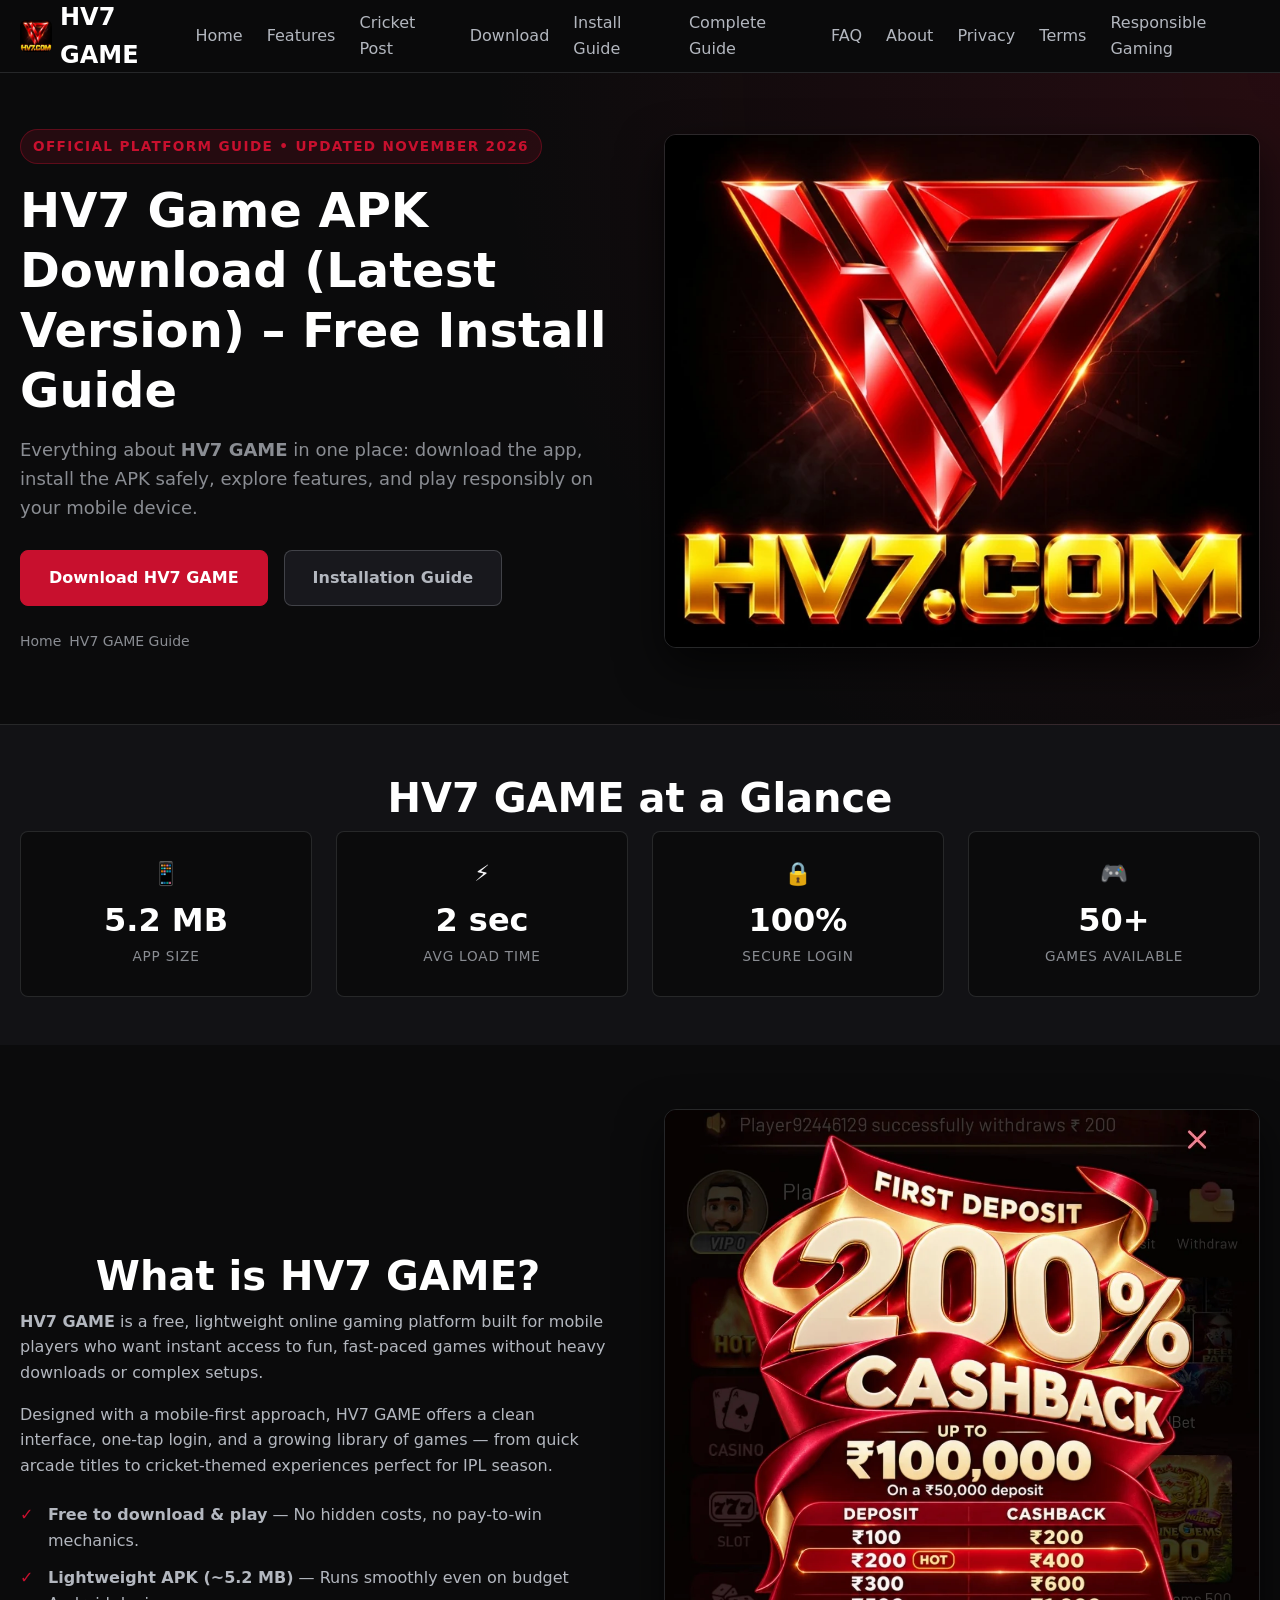
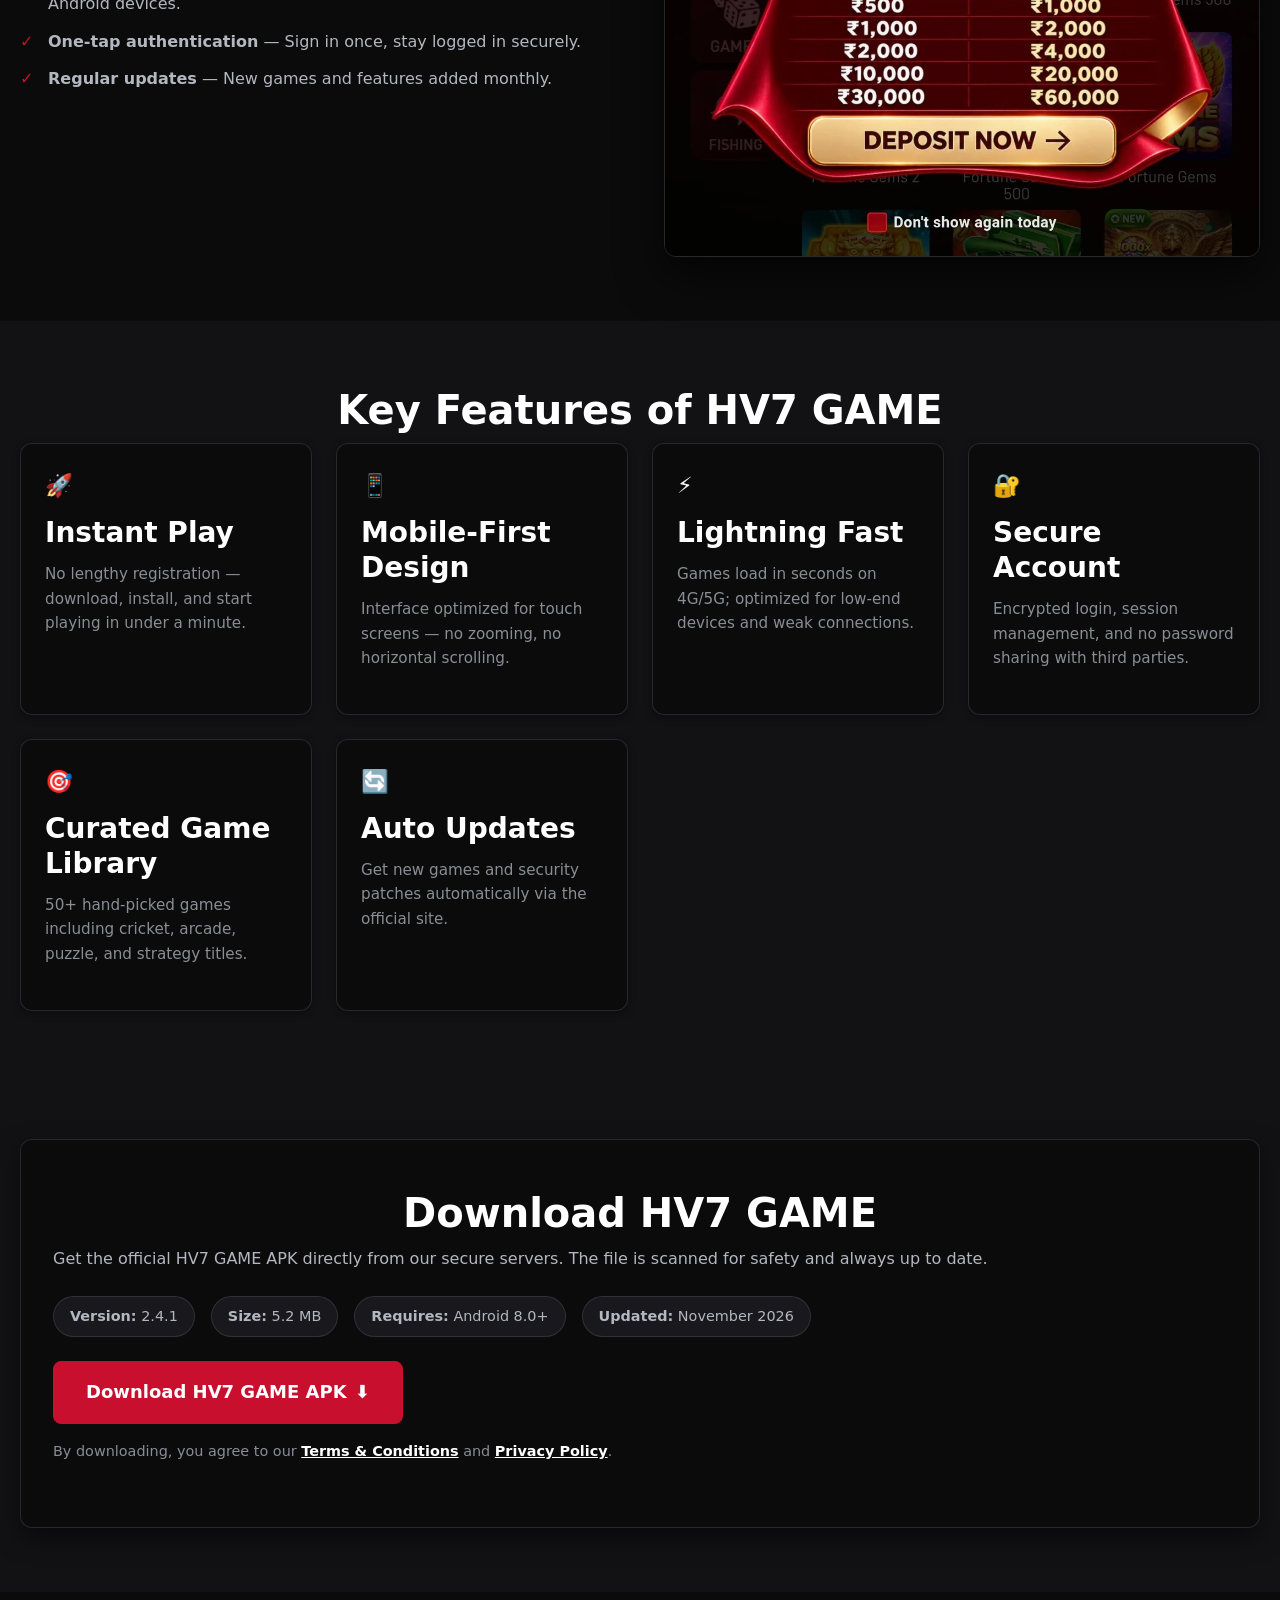
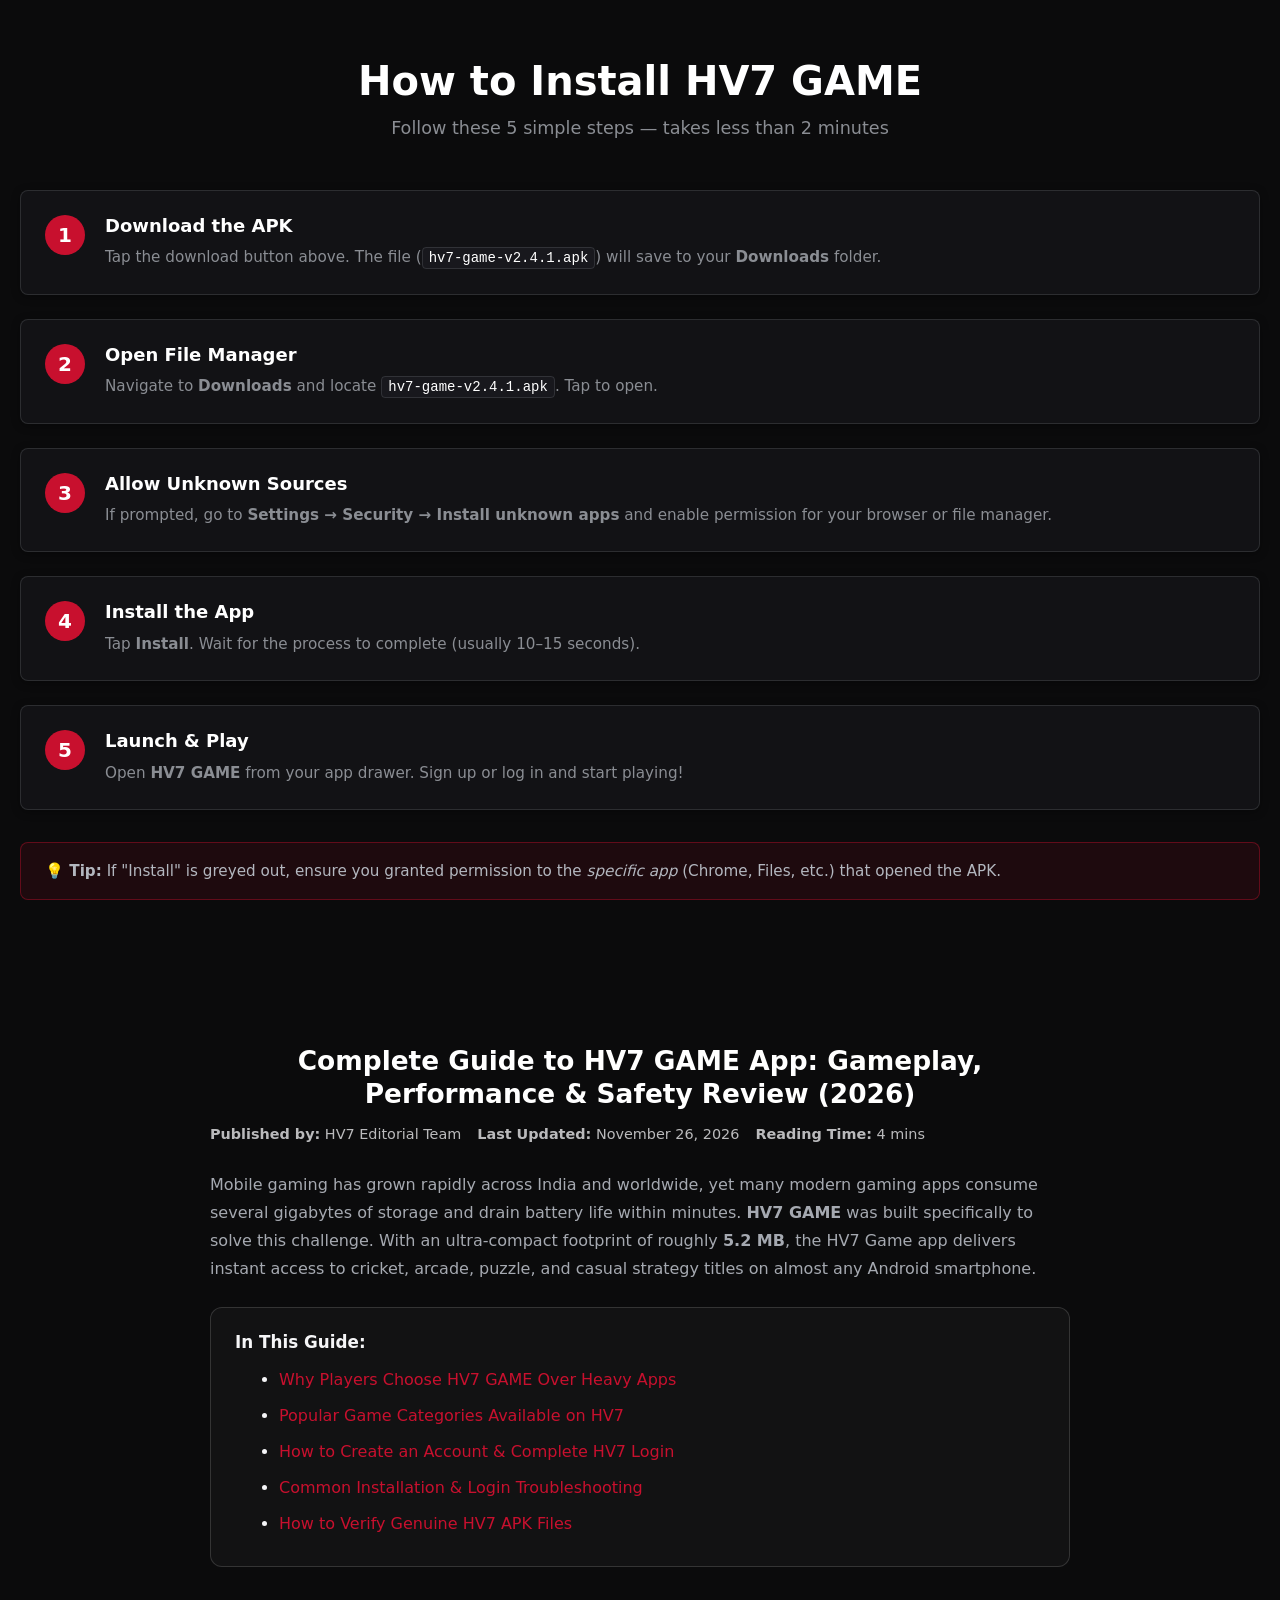
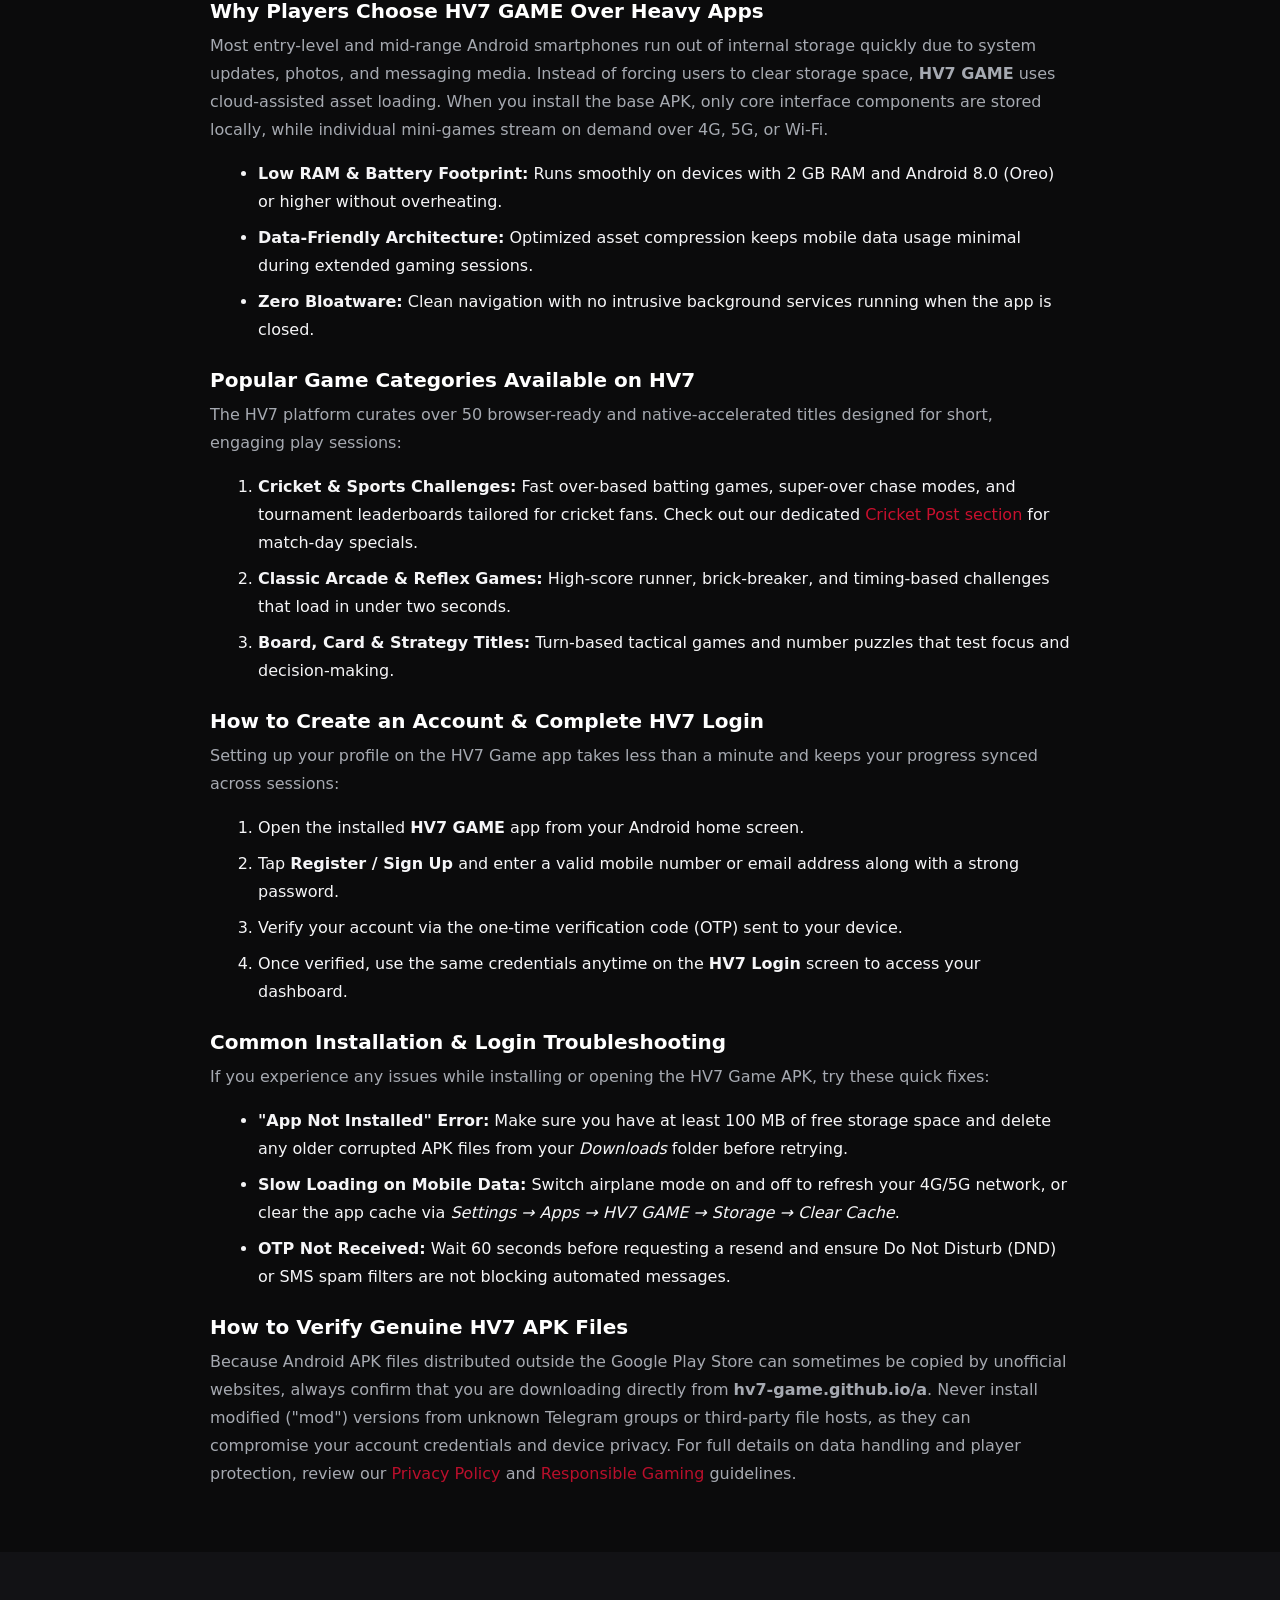
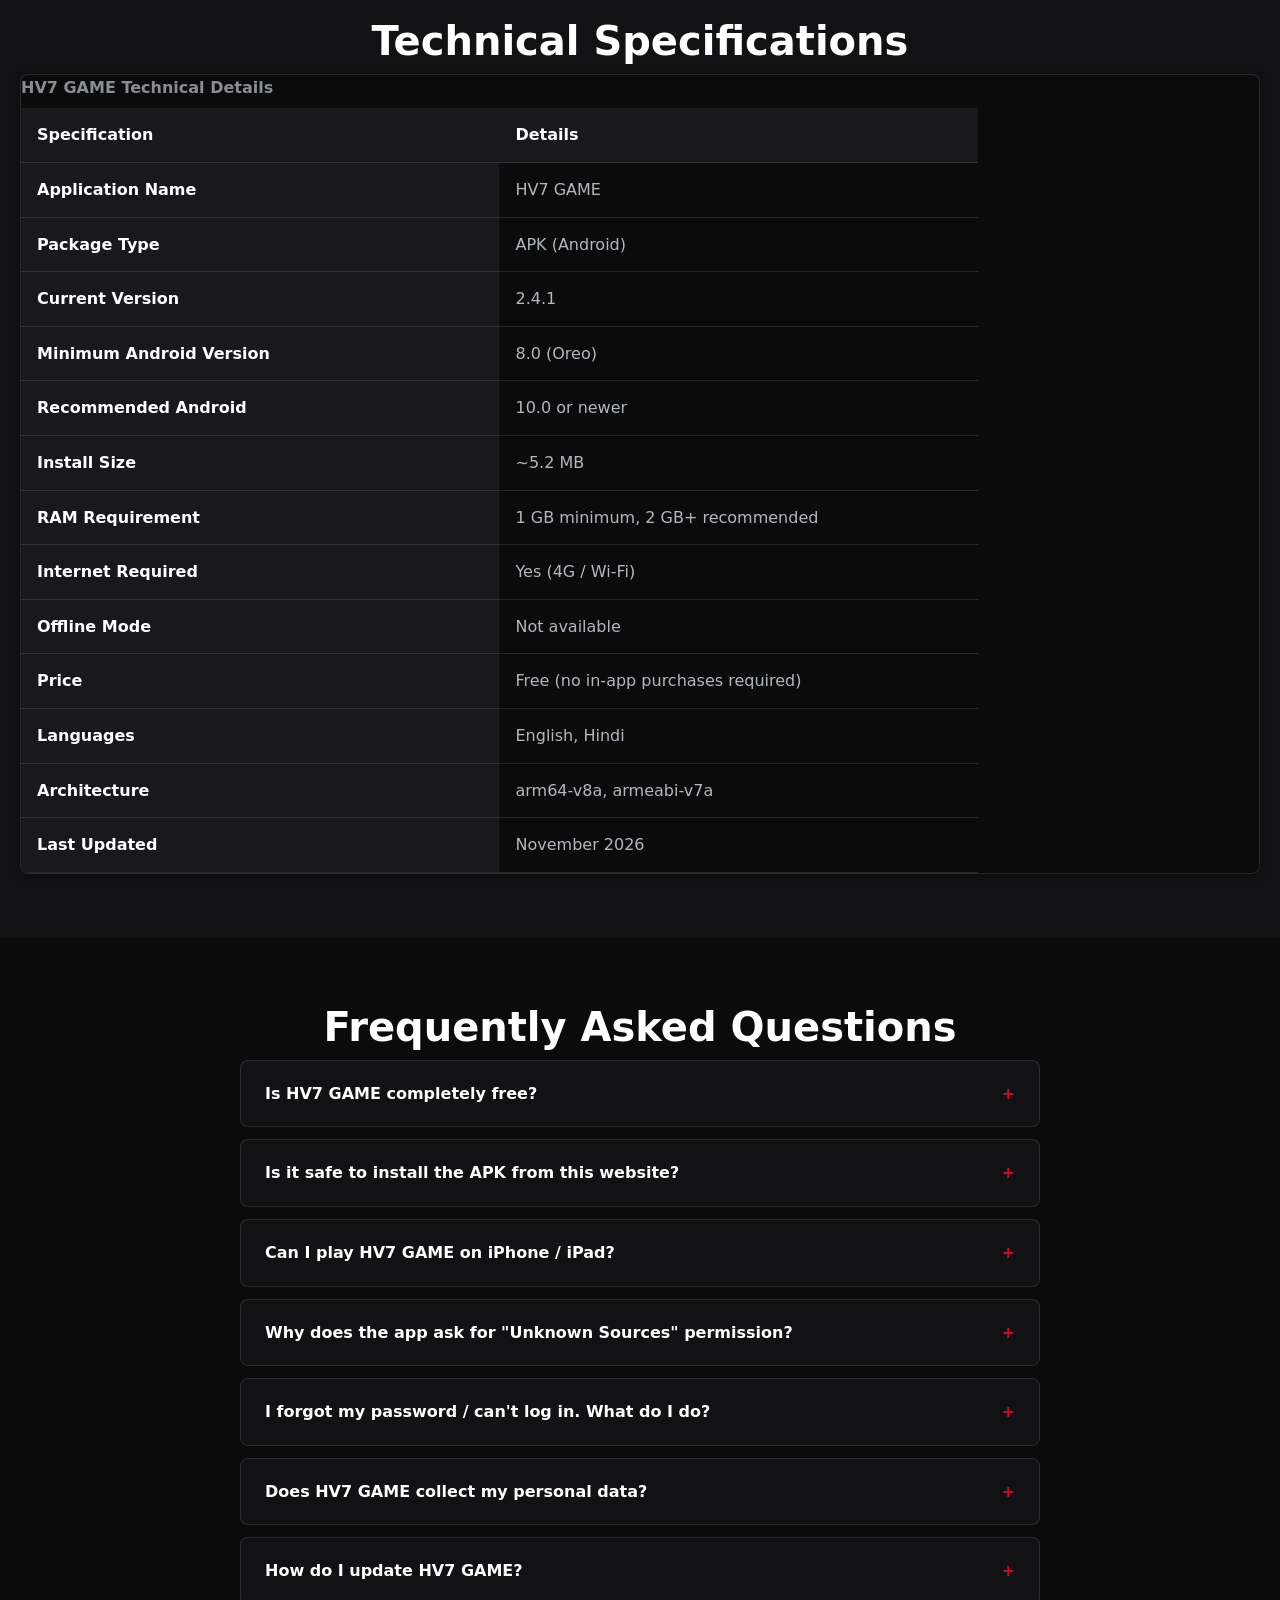
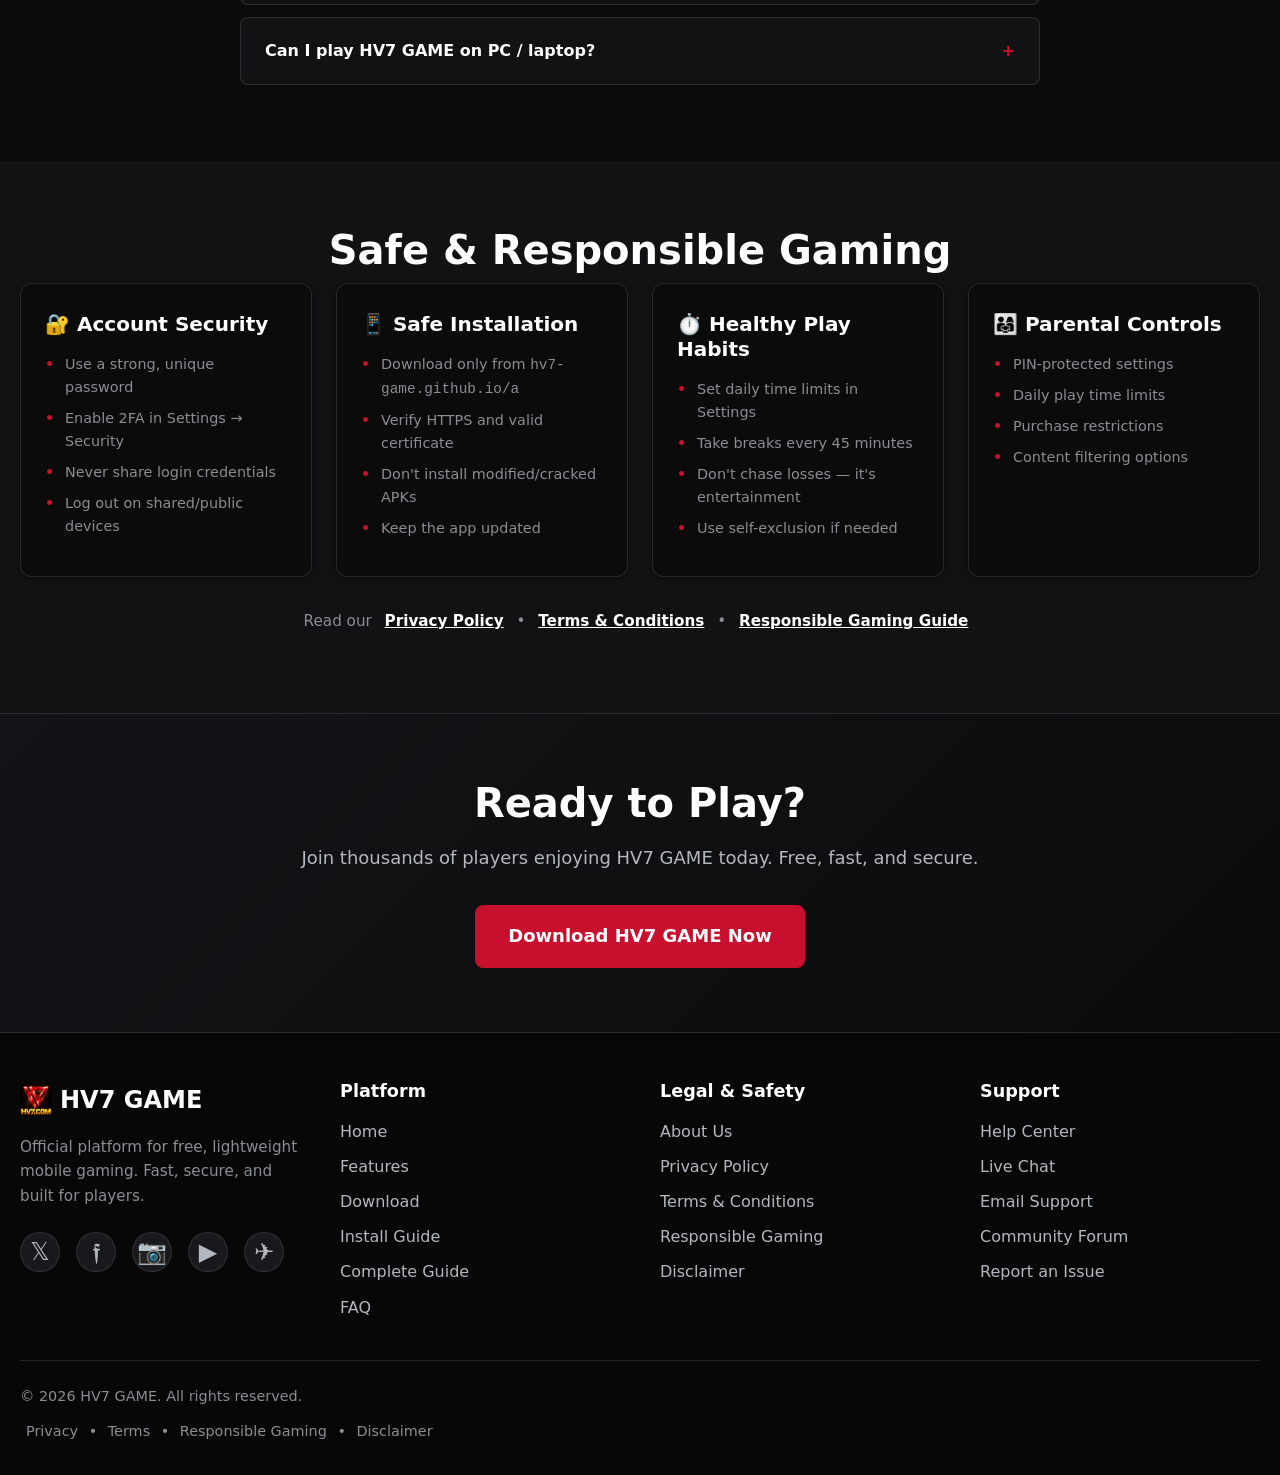
<file: index.html>
<!DOCTYPE html>
<html lang="en">
<head>
<meta charset="UTF-8">
<meta name="viewport" content="width=device-width, initial-scale=1.0">
<meta http-equiv="X-UA-Compatible" content="IE=edge">

<!-- Primary SEO Meta Tags -->
<title>HV7 Game APK Download (Latest Version 2026) – Official Free Install Guide</title>
<meta name="description" content="Download HV7 GAME APK (v2.4.1) — the free, lightweight mobile gaming app for Android 8.0+. Read the complete guide on features, safe installation, gameplay modes, and troubleshooting.">
<meta name="keywords" content="hv7, hv7 game, hv7 game apk, hv7 download, hv7 app, free mobile games, cricket games, arcade games, hv7 login">
<meta name="author" content="HV7 Official">
<meta name="theme-color" content="#0b0b0c">
<meta name="robots" content="index, follow, max-snippet:-1, max-image-preview:large, max-video-preview:-1">
<meta name="googlebot" content="index, follow, max-snippet:-1, max-image-preview:large">
<meta name="bingbot" content="index, follow">
<meta name="revisit-after" content="1 days">
<meta name="rating" content="general">
<meta name="language" content="English">
<meta name="coverage" content="Worldwide">
<meta name="distribution" content="Global">

<!-- Canonical URL -->
<link rel="canonical" href="https://hv7-game.github.io/a/">

<!-- Site Icon / Favicon & Touch Icons -->
<link rel="icon" href="favicon.ico" sizes="any">
<link rel="icon" type="image/webp" href="hv7-logo.webp" sizes="32x32">
<link rel="icon" type="image/webp" href="hv7-logo.webp" sizes="192x192">
<link rel="shortcut icon" href="hv7-logo.webp" type="image/webp">
<link rel="apple-touch-icon" sizes="180x180" href="hv7-logo.webp">
<link rel="manifest" href="manifest.json">

<!-- Open Graph / Social Media -->
<meta property="og:type" content="article">
<meta property="og:url" content="https://hv7-game.github.io/a/">
<meta property="og:title" content="HV7 GAME – Official Download, Features & Complete Guide (2026)">
<meta property="og:description" content="Download HV7 GAME app, install APK safely, explore 50+ cricket and arcade games, and play responsibly. Complete official guide.">
<meta property="og:image" content="https://hv7-game.github.io/a/hv7-logo.webp">
<meta property="og:image:width" content="1200">
<meta property="og:image:height" content="630">
<meta property="og:site_name" content="HV7 GAME">
<meta property="og:locale" content="en_US">

<!-- Twitter Card -->
<meta name="twitter:card" content="summary_large_image">
<meta name="twitter:site" content="@hv7game">
<meta name="twitter:url" content="https://hv7-game.github.io/a/">
<meta name="twitter:title" content="HV7 GAME – Official Download, Features & Complete Guide">
<meta name="twitter:description" content="Download HV7 GAME app, install APK safely, explore features and play responsibly.">
<meta name="twitter:image" content="https://hv7-game.github.io/a/hv7-logo.webp">
<meta name="google-site-verification" content="ZnXlmwwipOGv0z8ppoP6RSLUHycZhqRg2V5y8UsCANY" />

<!-- Performance Hints -->
<link rel="preconnect" href="https://fonts.googleapis.com">
<link rel="preconnect" href="https://fonts.gstatic.com" crossorigin>
<link rel="preload" as="image" href="hv7-logo.webp" fetchpriority="high">
<link rel="preload" as="style" href="style.css">
<link rel="preload" as="script" href="main.js">

<!-- Structured Data: WebSite -->
<script type="application/ld+json">
{
  "@context": "https://schema.org",
  "@type": "WebSite",
  "name": "HV7 GAME",
  "alternateName": ["HV7", "HV7 GAME", "HV7.COM"],
  "url": "https://hv7-game.github.io/a/",
  "potentialAction": {
    "@type": "SearchAction",
    "target": "https://hv7-game.github.io/a/search?q={search_term_string}",
    "query-input": "required name=search_term_string"
  }
}
</script>

<!-- Structured Data: Organization -->
<script type="application/ld+json">
{
  "@context": "https://schema.org",
  "@type": "Organization",
  "name": "HV7 GAME",
  "url": "https://hv7-game.github.io/a/",
  "logo": "https://hv7-game.github.io/a/hv7-logo.webp",
  "description": "HV7 GAME official platform: free mobile gaming app with fast, secure gameplay.",
  "sameAs": [],
  "contactPoint": {
    "@type": "ContactPoint",
    "telephone": "+91-XXXXXXXXXX",
    "contactType": "customer service",
    "availableLanguage": ["English", "Hindi"]
  }
}
</script>

<!-- Structured Data: SoftwareApplication -->
<script type="application/ld+json">
{
  "@context": "https://schema.org",
  "@type": "SoftwareApplication",
  "name": "HV7 GAME",
  "operatingSystem": "Android 8.0+",
  "applicationCategory": "GameApplication",
  "softwareVersion": "2.4.1",
  "fileSize": "5.2MB",
  "offers": {
    "@type": "Offer",
    "price": "0",
    "priceCurrency": "INR"
  }
}
</script>

<!-- Structured Data: Article -->
<script type="application/ld+json">
{
  "@context": "https://schema.org",
  "@type": "Article",
  "headline": "HV7 GAME – Official Download, Features & Complete Gaming Guide",
  "description": "Complete guide to HV7 GAME: download, APK installation, features, login, safety and responsible gaming.",
  "mainEntityOfPage": { "@type": "WebPage", "@id": "https://hv7-game.github.io/a/" },
  "datePublished": "2026-11-21T00:00:00+00:00",
  "dateModified": "2026-11-26T00:00:00+00:00",
  "author": { "@type": "Organization", "name": "HV7 Official" },
  "publisher": {
    "@type": "Organization",
    "name": "HV7 GAME",
    "logo": { "@type": "ImageObject", "url": "https://hv7-game.github.io/a/hv7-logo.webp" }
  },
  "inLanguage": "en",
  "keywords": "HV7 GAME, HV7 GAME download, HV7 GAME app, HV7 GAME APK, HV7 GAME login"
}
</script>

<!-- Structured Data: HowTo for Installation -->
<script type="application/ld+json">
{
  "@context": "https://schema.org",
  "@type": "HowTo",
  "name": "How to Download and Install HV7 GAME",
  "description": "Step-by-step guide to download and install the HV7 GAME app on Android.",
  "totalTime": "PT5M",
  "estimatedCost": "Free",
  "supply": [
    { "@type": "HowToSupply", "name": "Android Device (8.0+)" },
    { "@type": "HowToSupply", "name": "Internet Connection" }
  ],
  "tool": [
    { "@type": "HowToTool", "name": "Web Browser" }
  ],
  "step": [
    { "@type": "HowToStep", "position": 1, "name": "Open Official HV7 GAME Page", "text": "Visit the official HV7 GAME website and locate the download section.", "url": "https://hv7-game.github.io/a/#download", "image": "https://hv7-game.github.io/a/hv7-logo.webp" },
    { "@type": "HowToStep", "position": 2, "name": "Download APK File", "text": "Tap the download button to save the HV7 GAME APK (~5.2 MB) to your device.", "url": "https://hv7-game.github.io/a/#download", "image": "https://hv7-game.github.io/a/hv7-logo.webp" },
    { "@type": "HowToStep", "position": 3, "name": "Enable Unknown Sources", "text": "Go to Settings > Security > Install unknown apps, and allow your browser or file manager.", "url": "https://hv7-game.github.io/a/#install", "image": "https://hv7-game.github.io/a/das.webp" },
    { "@type": "HowToStep", "position": 4, "name": "Install the App", "text": "Open the APK file from Downloads and press Install.", "url": "https://hv7-game.github.io/a/#install", "image": "https://hv7-game.github.io/a/das.webp" },
    { "@type": "HowToStep", "position": 5, "name": "Launch and Log In", "text": "Open HV7 GAME, create an account or sign in, and start playing.", "url": "https://hv7-game.github.io/a/#features", "image": "https://hv7-game.github.io/a/hv7-logo.webp" }
  ]
}
</script>

<!-- Structured Data: FAQPage -->
<script type="application/ld+json">
{
  "@context": "https://schema.org",
  "@type": "FAQPage",
  "mainEntity": [
    { "@type": "Question", "name": "What is HV7 GAME?", "acceptedAnswer": { "@type": "Answer", "text": "HV7 GAME is a free online gaming platform for Android, offering fast, lightweight games with a mobile-first interface and secure login." } },
    { "@type": "Question", "name": "Is HV7 GAME free to download?", "acceptedAnswer": { "@type": "Answer", "text": "Yes, the HV7 GAME APK is completely free to download from the official website. Never pay for the installer." } },
    { "@type": "Question", "name": "Is it safe to install the HV7 GAME APK?", "acceptedAnswer": { "@type": "Answer", "text": "Only install the APK from the official HV7 website (hv7-game.github.io/a). Third-party mirrors may carry modified or harmful files." } },
    { "@type": "Question", "name": "Which devices support HV7 GAME?", "acceptedAnswer": { "@type": "Answer", "text": "HV7 GAME runs on Android phones and tablets with Android 8.0 (Oreo) or newer, and works in any modern mobile browser." } },
    { "@type": "Question", "name": "How do I fix HV7 GAME login problems?", "acceptedAnswer": { "@type": "Answer", "text": "Check internet connection, reset password via the login screen, update the app, clear app cache, or contact in-app support." } },
    { "@type": "Question", "name": "Does HV7 GAME work on iOS?", "acceptedAnswer": { "@type": "Answer", "text": "Currently HV7 GAME is available for Android only. iOS users can access the web version through a mobile browser." } }
  ]
}
</script>

<!-- Structured Data: BreadcrumbList -->
<script type="application/ld+json">
{
  "@context": "https://schema.org",
  "@type": "BreadcrumbList",
  "itemListElement": [
    { "@type": "ListItem", "position": 1, "name": "Home", "item": "https://hv7-game.github.io/a/" }
  ]
}
</script>

<!-- Stylesheet -->
<link rel="stylesheet" href="style.css">

<!-- Mobile Image Fit, Smaller Emojis & SEO Article Styling -->
<style>
  html, body {
    max-width: 100% !important;
    overflow-x: clip !important;
  }

  .about-figure,
  .about-figure picture,
  .about-figure img,
  .hero-figure,
  .hero-figure picture,
  .hero-figure img {
    width: 100% !important;
    max-width: 100% !important;
    height: auto !important;
    margin-left: 0 !important;
    margin-right: 0 !important;
    box-sizing: border-box !important;
  }

  .about-grid,
  .container {
    max-width: 100% !important;
    box-sizing: border-box !important;
  }

  .stat-icon,
  .feature-icon {
    font-size: 1.4rem !important;
    line-height: 1.2 !important;
  }

  .specs-table {
    width: 100%;
    max-width: 100%;
    display: block;
    overflow-x: auto;
  }

  /* SEO Article Section Styling */
  .seo-article-section {
    padding: 3rem 0;
  }
  .seo-article-wrapper {
    max-width: 860px;
    margin: 0 auto;
    line-height: 1.75;
  }
  .seo-article-wrapper h2 {
    margin-top: 2rem;
    margin-bottom: 0.75rem;
    font-size: 1.65rem;
  }
  .seo-article-wrapper h3 {
    margin-top: 1.5rem;
    margin-bottom: 0.5rem;
    font-size: 1.25rem;
  }
  .seo-article-wrapper p {
    margin-bottom: 1rem;
    opacity: 0.92;
  }
  .seo-article-wrapper ul,
  .seo-article-wrapper ol {
    margin: 0.75rem 0 1.25rem 1.5rem;
  }
  .seo-article-wrapper li {
    margin-bottom: 0.5rem;
  }
  .article-meta {
    font-size: 0.9rem;
    opacity: 0.75;
    margin-bottom: 1.5rem;
    display: flex;
    flex-wrap: wrap;
    gap: 1rem;
  }
  .toc-box {
    border: 1px solid rgba(255, 255, 255, 0.14);
    border-radius: 12px;
    padding: 1.25rem 1.5rem;
    margin: 1.5rem 0 2rem;
    background: rgba(255, 255, 255, 0.03);
  }
  .toc-box strong {
    display: block;
    margin-bottom: 0.5rem;
    font-size: 1.05rem;
  }
  .toc-box ul {
    margin: 0 0 0 1.25rem;
  }
</style>
</head>
<body>

<!-- Skip Link for Accessibility -->
<a class="skip-link" href="#main-content">Skip to main content</a>

<!-- Header -->
<header class="site-header" role="banner">
<nav class="nav container" aria-label="Main navigation">
<a class="brand" href="./" aria-label="HV7 GAME Home">
<img src="hv7-logo.webp" alt="HV7 GAME logo" width="36" height="36" aria-hidden="true">
<span>HV7 <b>GAME</b></span>
</a>
<button class="nav-toggle" id="navToggle" aria-label="Open menu" aria-expanded="false" aria-controls="navLinks">
<span class="hamburger" aria-hidden="true"></span>
</button>
<ul class="nav-links" id="navLinks" role="menubar">
<li role="none"><a href="./" role="menuitem">Home</a></li>
<li role="none"><a href="#features" role="menuitem">Features</a></li>
<li role="none"><a href="cricket-post.html" role="menuitem">Cricket Post</a></li>
<li role="none"><a href="#download" role="menuitem">Download</a></li>
<li role="none"><a href="#install" role="menuitem">Install Guide</a></li>
<li role="none"><a href="#complete-guide" role="menuitem">Complete Guide</a></li>
<li role="none"><a href="#faq" role="menuitem">FAQ</a></li>
<li role="none"><a href="about.html" role="menuitem">About</a></li>
<li role="none"><a href="privacy-policy.html" role="menuitem">Privacy</a></li>
<li role="none"><a href="terms-conditions.html" role="menuitem">Terms</a></li>
<li role="none"><a href="responsible-gaming.html" role="menuitem">Responsible Gaming</a></li>
</ul>
</nav>
</header>

<!-- Main Content -->
<main id="main-content" role="main">

<!-- Hero Section -->
<section class="hero" aria-labelledby="hero-title">
<div class="container">
<div class="hero-content">
<p class="eyebrow">Official Platform Guide • Updated November 2026</p>
<h1 id="hero-title">HV7 Game APK Download (Latest Version) – Free Install Guide</h1>
<p class="hero-lede">Everything about <strong>HV7 GAME</strong> in one place: download the app, install the APK safely, explore features, and play responsibly on your mobile device.</p>
<div class="hero-cta">
<a class="btn btn-primary" href="https://hv7aa.com?inviteCode=Y7UZ6XN&from=app" target="_blank" rel="noopener noreferrer">Download HV7 GAME</a>
<a class="btn btn-secondary" href="#install">Installation Guide</a>
</div>
<nav class="breadcrumb" aria-label="Breadcrumb">
<ol>
<li><a href="./">Home</a></li>
<li aria-current="page">HV7 GAME Guide</li>
</ol>
</nav>
</div>
<!-- Hero Image with hv7-logo -->
<figure class="hero-figure">
<picture>
<source srcset="hv7-logo.webp" type="image/webp">
<img src="hv7-logo.webp" alt="HV7 GAME logo - official branding and app icon" width="600" height="400" loading="eager" fetchpriority="high">
</picture>
<figcaption class="sr-only">HV7 GAME logo</figcaption>
</figure>
</div>
</section>

<!-- Quick Stats -->
<section class="stats-section" aria-labelledby="stats-title">
<div class="container">
<h2 id="stats-title" class="section-title">HV7 GAME at a Glance</h2>
<div class="stats-grid">
<div class="stat-card">
<div class="stat-icon" aria-hidden="true">📱</div>
<div class="stat-value">5.2 MB</div>
<div class="stat-label">App Size</div>
</div>
<div class="stat-card">
<div class="stat-icon" aria-hidden="true">⚡</div>
<div class="stat-value">2 sec</div>
<div class="stat-label">Avg Load Time</div>
</div>
<div class="stat-card">
<div class="stat-icon" aria-hidden="true">🔒</div>
<div class="stat-value">100%</div>
<div class="stat-label">Secure Login</div>
</div>
<div class="stat-card">
<div class="stat-icon" aria-hidden="true">🎮</div>
<div class="stat-value">50+</div>
<div class="stat-label">Games Available</div>
</div>
</div>
</div>
</section>

<!-- What is HV7 GAME -->
<section class="about-section" id="about" aria-labelledby="about-title">
<div class="container">
<div class="about-grid">
<div class="about-content">
<h2 id="about-title" class="section-title">What is HV7 GAME?</h2>
<p><strong>HV7 GAME</strong> is a free, lightweight online gaming platform built for mobile players who want instant access to fun, fast-paced games without heavy downloads or complex setups.</p>
<p>Designed with a mobile-first approach, HV7 GAME offers a clean interface, one-tap login, and a growing library of games — from quick arcade titles to cricket-themed experiences perfect for IPL season.</p>
<ul class="feature-list">
<li><strong>Free to download & play</strong> — No hidden costs, no pay-to-win mechanics.</li>
<li><strong>Lightweight APK (~5.2 MB)</strong> — Runs smoothly even on budget Android devices.</li>
<li><strong>One-tap authentication</strong> — Sign in once, stay logged in securely.</li>
<li><strong>Regular updates</strong> — New games and features added monthly.</li>
</ul>
</div>
<figure class="about-figure">
<picture>
<source srcset="das.webp" type="image/webp">
<img src="das.webp" alt="Illustration showing HV7 GAME app icons, mobile screens with game graphics, and a shield representing security" width="500" height="350" loading="lazy">
</picture>
<figcaption class="sr-only">HV7 GAME platform illustration showing mobile app interface, game variety icons, and security badge representing safe, lightweight gaming.</figcaption>
</figure>
</div>
</div>
</section>

<!-- Features Section -->
<section class="features-section" id="features" aria-labelledby="features-title">
<div class="container">
<h2 id="features-title" class="section-title">Key Features of HV7 GAME</h2>
<div class="features-grid">
<article class="feature-card">
<div class="feature-icon" aria-hidden="true">🚀</div>
<h3>Instant Play</h3>
<p>No lengthy registration — download, install, and start playing in under a minute.</p>
</article>
<article class="feature-card">
<div class="feature-icon" aria-hidden="true">📱</div>
<h3>Mobile-First Design</h3>
<p>Interface optimized for touch screens — no zooming, no horizontal scrolling.</p>
</article>
<article class="feature-card">
<div class="feature-icon" aria-hidden="true">⚡</div>
<h3>Lightning Fast</h3>
<p>Games load in seconds on 4G/5G; optimized for low-end devices and weak connections.</p>
</article>
<article class="feature-card">
<div class="feature-icon" aria-hidden="true">🔐</div>
<h3>Secure Account</h3>
<p>Encrypted login, session management, and no password sharing with third parties.</p>
</article>
<article class="feature-card">
<div class="feature-icon" aria-hidden="true">🎯</div>
<h3>Curated Game Library</h3>
<p>50+ hand-picked games including cricket, arcade, puzzle, and strategy titles.</p>
</article>
<article class="feature-card">
<div class="feature-icon" aria-hidden="true">🔄</div>
<h3>Auto Updates</h3>
<p>Get new games and security patches automatically via the official site.</p>
</article>
</div>
</div>
</section>

<!-- Download Section -->
<section class="download-section" id="download" aria-labelledby="download-title">
<div class="container">
<div class="download-card">
<div class="download-content">
<h2 id="download-title" class="section-title">Download HV7 GAME</h2>
<p>Get the official HV7 GAME APK directly from our secure servers. The file is scanned for safety and always up to date.</p>
<div class="download-meta">
<span class="meta-item"><strong>Version:</strong> 2.4.1</span>
<span class="meta-item"><strong>Size:</strong> 5.2 MB</span>
<span class="meta-item"><strong>Requires:</strong> Android 8.0+</span>
<span class="meta-item"><strong>Updated:</strong> November 2026</span>
</div>
<a class="btn btn-primary btn-lg" id="downloadBtn" href="https://hv7aa.com?inviteCode=Y7UZ6XN&from=app" target="_blank" rel="noopener noreferrer">
<span class="btn-text">Download HV7 GAME APK</span>
<span class="btn-icon" aria-hidden="true">⬇</span>
</a>
<p class="download-note">By downloading, you agree to our <a href="terms-conditions.html">Terms & Conditions</a> and <a href="privacy-policy.html">Privacy Policy</a>.</p>
</div>
</div>
</div>
</section>

<!-- Installation Guide -->
<section class="install-section" id="install" aria-labelledby="install-title">
<div class="container">
<h2 id="install-title" class="section-title">How to Install HV7 GAME</h2>
<p class="section-subtitle">Follow these 5 simple steps — takes less than 2 minutes</p>

<ol class="steps-list">
<li class="step-item">
<div class="step-number">1</div>
<div class="step-content">
<h3>Download the APK</h3>
<p>Tap the download button above. The file (<code>hv7-game-v2.4.1.apk</code>) will save to your <strong>Downloads</strong> folder.</p>
</div>
</li>
<li class="step-item">
<div class="step-number">2</div>
<div class="step-content">
<h3>Open File Manager</h3>
<p>Navigate to <strong>Downloads</strong> and locate <code>hv7-game-v2.4.1.apk</code>. Tap to open.</p>
</div>
</li>
<li class="step-item">
<div class="step-number">3</div>
<div class="step-content">
<h3>Allow Unknown Sources</h3>
<p>If prompted, go to <strong>Settings → Security → Install unknown apps</strong> and enable permission for your browser or file manager.</p>
</div>
</li>
<li class="step-item">
<div class="step-number">4</div>
<div class="step-content">
<h3>Install the App</h3>
<p>Tap <strong>Install</strong>. Wait for the process to complete (usually 10–15 seconds).</p>
</div>
</li>
<li class="step-item">
<div class="step-number">5</div>
<div class="step-content">
<h3>Launch & Play</h3>
<p>Open <strong>HV7 GAME</strong> from your app drawer. Sign up or log in and start playing!</p>
</div>
</li>
</ol>

<div class="install-tip">
<strong>💡 Tip:</strong> If "Install" is greyed out, ensure you granted permission to the <em>specific app</em> (Chrome, Files, etc.) that opened the APK.
</div>
</div>
</section>

<!-- SEO-Friendly In-Depth Article Section -->
<article class="seo-article-section" id="complete-guide" aria-labelledby="article-main-title">
<div class="container">
<div class="seo-article-wrapper">
<header>
<h2 id="article-main-title" class="section-title">Complete Guide to HV7 GAME App: Gameplay, Performance & Safety Review (2026)</h2>
<div class="article-meta">
<span><strong>Published by:</strong> HV7 Editorial Team</span>
<span><strong>Last Updated:</strong> <time datetime="2026-11-26">November 26, 2026</time></span>
<span><strong>Reading Time:</strong> 4 mins</span>
</div>
</header>

<p>Mobile gaming has grown rapidly across India and worldwide, yet many modern gaming apps consume several gigabytes of storage and drain battery life within minutes. <strong>HV7 GAME</strong> was built specifically to solve this challenge. With an ultra-compact footprint of roughly <strong>5.2 MB</strong>, the HV7 Game app delivers instant access to cricket, arcade, puzzle, and casual strategy titles on almost any Android smartphone.</p>

<nav class="toc-box" aria-label="Article Table of Contents">
<strong>In This Guide:</strong>
<ul>
<li><a href="#why-choose-hv7">Why Players Choose HV7 GAME Over Heavy Apps</a></li>
<li><a href="#game-categories">Popular Game Categories Available on HV7</a></li>
<li><a href="#account-setup">How to Create an Account &amp; Complete HV7 Login</a></li>
<li><a href="#troubleshooting">Common Installation &amp; Login Troubleshooting</a></li>
<li><a href="#security-verification">How to Verify Genuine HV7 APK Files</a></li>
</ul>
</nav>

<h3 id="why-choose-hv7">Why Players Choose HV7 GAME Over Heavy Apps</h3>
<p>Most entry-level and mid-range Android smartphones run out of internal storage quickly due to system updates, photos, and messaging media. Instead of forcing users to clear storage space, <strong>HV7 GAME</strong> uses cloud-assisted asset loading. When you install the base APK, only core interface components are stored locally, while individual mini-games stream on demand over 4G, 5G, or Wi-Fi.</p>
<ul>
<li><strong>Low RAM &amp; Battery Footprint:</strong> Runs smoothly on devices with 2 GB RAM and Android 8.0 (Oreo) or higher without overheating.</li>
<li><strong>Data-Friendly Architecture:</strong> Optimized asset compression keeps mobile data usage minimal during extended gaming sessions.</li>
<li><strong>Zero Bloatware:</strong> Clean navigation with no intrusive background services running when the app is closed.</li>
</ul>

<h3 id="game-categories">Popular Game Categories Available on HV7</h3>
<p>The HV7 platform curates over 50 browser-ready and native-accelerated titles designed for short, engaging play sessions:</p>
<ol>
<li><strong>Cricket &amp; Sports Challenges:</strong> Fast over-based batting games, super-over chase modes, and tournament leaderboards tailored for cricket fans. Check out our dedicated <a href="cricket-post.html">Cricket Post section</a> for match-day specials.</li>
<li><strong>Classic Arcade &amp; Reflex Games:</strong> High-score runner, brick-breaker, and timing-based challenges that load in under two seconds.</li>
<li><strong>Board, Card &amp; Strategy Titles:</strong> Turn-based tactical games and number puzzles that test focus and decision-making.</li>
</ol>

<h3 id="account-setup">How to Create an Account &amp; Complete HV7 Login</h3>
<p>Setting up your profile on the HV7 Game app takes less than a minute and keeps your progress synced across sessions:</p>
<ol>
<li>Open the installed <strong>HV7 GAME</strong> app from your Android home screen.</li>
<li>Tap <strong>Register / Sign Up</strong> and enter a valid mobile number or email address along with a strong password.</li>
<li>Verify your account via the one-time verification code (OTP) sent to your device.</li>
<li>Once verified, use the same credentials anytime on the <strong>HV7 Login</strong> screen to access your dashboard.</li>
</ol>

<h3 id="troubleshooting">Common Installation &amp; Login Troubleshooting</h3>
<p>If you experience any issues while installing or opening the HV7 Game APK, try these quick fixes:</p>
<ul>
<li><strong>"App Not Installed" Error:</strong> Make sure you have at least 100 MB of free storage space and delete any older corrupted APK files from your <em>Downloads</em> folder before retrying.</li>
<li><strong>Slow Loading on Mobile Data:</strong> Switch airplane mode on and off to refresh your 4G/5G network, or clear the app cache via <em>Settings → Apps → HV7 GAME → Storage → Clear Cache</em>.</li>
<li><strong>OTP Not Received:</strong> Wait 60 seconds before requesting a resend and ensure Do Not Disturb (DND) or SMS spam filters are not blocking automated messages.</li>
</ul>

<h3 id="security-verification">How to Verify Genuine HV7 APK Files</h3>
<p>Because Android APK files distributed outside the Google Play Store can sometimes be copied by unofficial websites, always confirm that you are downloading directly from <strong>hv7-game.github.io/a</strong>. Never install modified ("mod") versions from unknown Telegram groups or third-party file hosts, as they can compromise your account credentials and device privacy. For full details on data handling and player protection, review our <a href="privacy-policy.html">Privacy Policy</a> and <a href="responsible-gaming.html">Responsible Gaming</a> guidelines.</p>
</div>
</div>
</article>

<!-- Specifications Table -->
<section class="specs-section" id="specs" aria-labelledby="specs-title">
<div class="container">
<h2 id="specs-title" class="section-title">Technical Specifications</h2>
<table class="specs-table">
<caption>HV7 GAME Technical Details</caption>
<thead>
<tr><th scope="col">Specification</th><th scope="col">Details</th></tr>
</thead>
<tbody>
<tr><th scope="row">Application Name</th><td>HV7 GAME</td></tr>
<tr><th scope="row">Package Type</th><td>APK (Android)</td></tr>
<tr><th scope="row">Current Version</th><td>2.4.1</td></tr>
<tr><th scope="row">Minimum Android Version</th><td>8.0 (Oreo)</td></tr>
<tr><th scope="row">Recommended Android</th><td>10.0 or newer</td></tr>
<tr><th scope="row">Install Size</th><td>~5.2 MB</td></tr>
<tr><th scope="row">RAM Requirement</th><td>1 GB minimum, 2 GB+ recommended</td></tr>
<tr><th scope="row">Internet Required</th><td>Yes (4G / Wi-Fi)</td></tr>
<tr><th scope="row">Offline Mode</th><td>Not available</td></tr>
<tr><th scope="row">Price</th><td>Free (no in-app purchases required)</td></tr>
<tr><th scope="row">Languages</th><td>English, Hindi</td></tr>
<tr><th scope="row">Architecture</th><td>arm64-v8a, armeabi-v7a</td></tr>
<tr><th scope="row">Last Updated</th><td>November 2026</td></tr>
</tbody>
</table>
</div>
</section>

<!-- FAQ Section -->
<section class="faq-section" id="faq" aria-labelledby="faq-title">
<div class="container">
<h2 id="faq-title" class="section-title">Frequently Asked Questions</h2>

<div class="faq-list">
<details class="faq-item">
<summary>Is HV7 GAME completely free?</summary>
<div class="faq-answer">
<p>Yes. The HV7 GAME APK is free to download and play. There are no mandatory in-app purchases. Some games may offer optional cosmetic items, but core gameplay is always free.</p>
</div>
</details>

<details class="faq-item">
<summary>Is it safe to install the APK from this website?</summary>
<div class="faq-answer">
<p>Absolutely — <strong>only if you download from hv7-game.github.io/a</strong>. We scan every build before release. Third-party APK mirrors (APKPure, APKMirror, Telegram channels, etc.) may contain modified or malicious code. Always verify the URL is <code>https://hv7-game.github.io/a</code> before downloading.</p>
</div>
</details>

<details class="faq-item">
<summary>Can I play HV7 GAME on iPhone / iPad?</summary>
<div class="faq-answer">
<p>Currently HV7 GAME is Android-only. iOS users can access the web version at <code>hv7-game.github.io/a</code> through Safari or Chrome — no installation needed. An iOS app is on our roadmap.</p>
</div>
</details>

<details class="faq-item">
<summary>Why does the app ask for "Unknown Sources" permission?</summary>
<div class="faq-answer">
<p>Android requires this for any app installed outside the Play Store. Since HV7 GAME is distributed directly from our website (to keep it free and lightweight), you must allow installation from your browser or file manager <strong>one time only</strong>.</p>
</div>
</details>

<details class="faq-item">
<summary>I forgot my password / can't log in. What do I do?</summary>
<div class="faq-answer">
<p>On the login screen, tap <strong>"Forgot Password?"</strong> and enter your registered email. You'll receive a reset link. If you don't see the email, check spam/junk. Still stuck? Use the in-app live chat or email <code>support@hv7.com</code>.</p>
</div>
</details>

<details class="faq-item">
<summary>Does HV7 GAME collect my personal data?</summary>
<div class="faq-answer">
<p>We collect only what's needed: account info (email/username), game progress, and basic technical logs for security. We <strong>never sell your data</strong>. Read our full <a href="privacy-policy.html">Privacy Policy</a> for details.</p>
</div>
</details>

<details class="faq-item">
<summary>How do I update HV7 GAME?</summary>
<div class="faq-answer">
<p>Visit <code>hv7-game.github.io/a</code> and download the latest APK. Install it over the existing app — your data and login are preserved. The app also shows an in-app banner when a new version is available.</p>
</div>
</details>

<details class="faq-item">
<summary>Can I play HV7 GAME on PC / laptop?</summary>
<div class="faq-answer">
<p>Yes, via Android emulators like BlueStacks, LDPlayer, or Nox. Install the APK inside the emulator. For best performance, allocate at least 2 GB RAM and 2 CPU cores to the emulator.</p>
</div>
</details>
</div>
</div>
</section>

<!-- Safety & Responsible Gaming -->
<section class="safety-section" id="safety" aria-labelledby="safety-title">
<div class="container">
<h2 id="safety-title" class="section-title">Safe & Responsible Gaming</h2>
<div class="safety-grid">
<article class="safety-card">
<h3>🔐 Account Security</h3>
<ul>
<li>Use a strong, unique password</li>
<li>Enable 2FA in Settings → Security</li>
<li>Never share login credentials</li>
<li>Log out on shared/public devices</li>
</ul>
</article>
<article class="safety-card">
<h3>📱 Safe Installation</h3>
<ul>
<li>Download only from <code>hv7-game.github.io/a</code></li>
<li>Verify HTTPS and valid certificate</li>
<li>Don't install modified/cracked APKs</li>
<li>Keep the app updated</li>
</ul>
</article>
<article class="safety-card">
<h3>⏱️ Healthy Play Habits</h3>
<ul>
<li>Set daily time limits in Settings</li>
<li>Take breaks every 45 minutes</li>
<li>Don't chase losses — it's entertainment</li>
<li>Use self-exclusion if needed</li>
</ul>
</article>
<article class="safety-card">
<h3>👨‍👩‍👧 Parental Controls</h3>
<ul>
<li>PIN-protected settings</li>
<li>Daily play time limits</li>
<li>Purchase restrictions</li>
<li>Content filtering options</li>
</ul>
</article>
</div>
<p class="safety-links">
Read our <a href="privacy-policy.html">Privacy Policy</a> • <a href="terms-conditions.html">Terms & Conditions</a> • <a href="responsible-gaming.html">Responsible Gaming Guide</a>
</p>
</div>
</section>

<!-- CTA Section -->
<section class="cta-section" aria-labelledby="cta-title">
<div class="container">
<h2 id="cta-title" class="section-title">Ready to Play?</h2>
<p>Join thousands of players enjoying HV7 GAME today. Free, fast, and secure.</p>
<a class="btn btn-primary btn-lg" href="https://hv7aa.com?inviteCode=Y7UZ6XN&from=app" target="_blank" rel="noopener noreferrer">Download HV7 GAME Now</a>
</div>
</section>

</main>

<!-- Footer -->
<footer class="site-footer" role="contentinfo">
<div class="container">
<div class="footer-grid">
<div class="footer-brand">
<a href="./" class="brand" aria-label="HV7 GAME Home">
<img src="hv7-logo.webp" alt="HV7 GAME logo" width="36" height="36" aria-hidden="true">
<span>HV7 <b>GAME</b></span>
</a>
<p>Official platform for free, lightweight mobile gaming. Fast, secure, and built for players.</p>
<div class="social-links">
<a href="#" aria-label="HV7 GAME on Twitter">𝕏</a>
<a href="#" aria-label="HV7 GAME on Facebook">𝖋</a>
<a href="#" aria-label="HV7 GAME on Instagram">📷</a>
<a href="#" aria-label="HV7 GAME on YouTube">▶</a>
<a href="#" aria-label="HV7 GAME on Telegram">✈</a>
</div>
</div>

<nav class="footer-nav" aria-label="Platform">
<h3>Platform</h3>
<ul>
<li><a href="./">Home</a></li>
<li><a href="#features">Features</a></li>
<li><a href="#download">Download</a></li>
<li><a href="#install">Install Guide</a></li>
<li><a href="#complete-guide">Complete Guide</a></li>
<li><a href="#faq">FAQ</a></li>
</ul>
</nav>

<nav class="footer-nav" aria-label="Legal & Safety">
<h3>Legal & Safety</h3>
<ul>
<li><a href="about.html">About Us</a></li>
<li><a href="privacy-policy.html">Privacy Policy</a></li>
<li><a href="terms-conditions.html">Terms & Conditions</a></li>
<li><a href="responsible-gaming.html">Responsible Gaming</a></li>
<li><a href="disclaimer.html">Disclaimer</a></li>
</ul>
</nav>

<nav class="footer-nav" aria-label="Support">
<h3>Support</h3>
<ul>
<li><a href="#">Help Center</a></li>
<li><a href="#">Live Chat</a></li>
<li><a href="mailto:support@hv7.com">Email Support</a></li>
<li><a href="#">Community Forum</a></li>
<li><a href="#">Report an Issue</a></li>
</ul>
</nav>
</div>

<div class="footer-bottom">
<p class="copyright">&copy; <span id="year">2026</span> HV7 GAME. All rights reserved.</p>
<p class="footer-legal">
<a href="privacy-policy.html">Privacy</a> •
<a href="terms-conditions.html">Terms</a> •
<a href="responsible-gaming.html">Responsible Gaming</a> •
<a href="disclaimer.html">Disclaimer</a>
</p>
</div>
</div>
</footer>

<!-- Back to Top Button -->
<button class="to-top" id="toTop" aria-label="Back to top" hidden>↑</button>

<!-- JavaScript -->
<script src="main.js" defer></script>
</body>
</html>
</file>
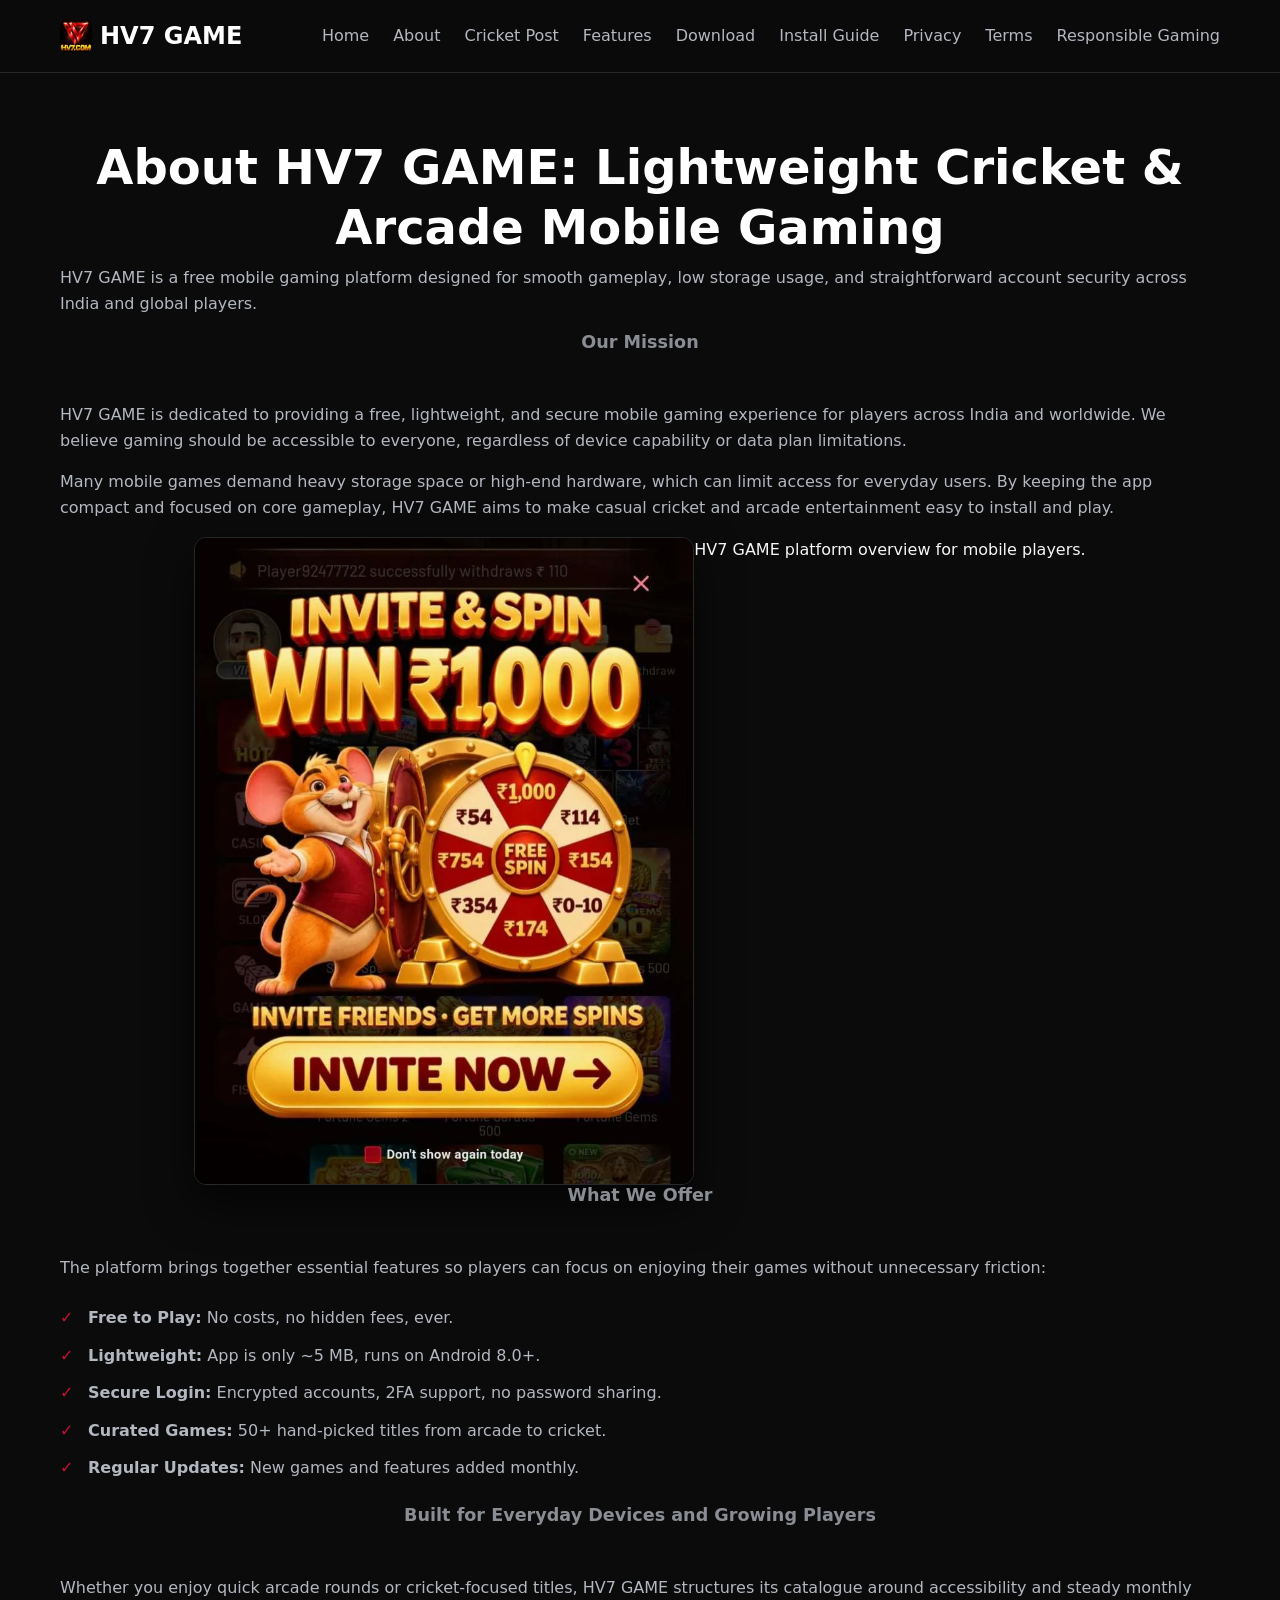
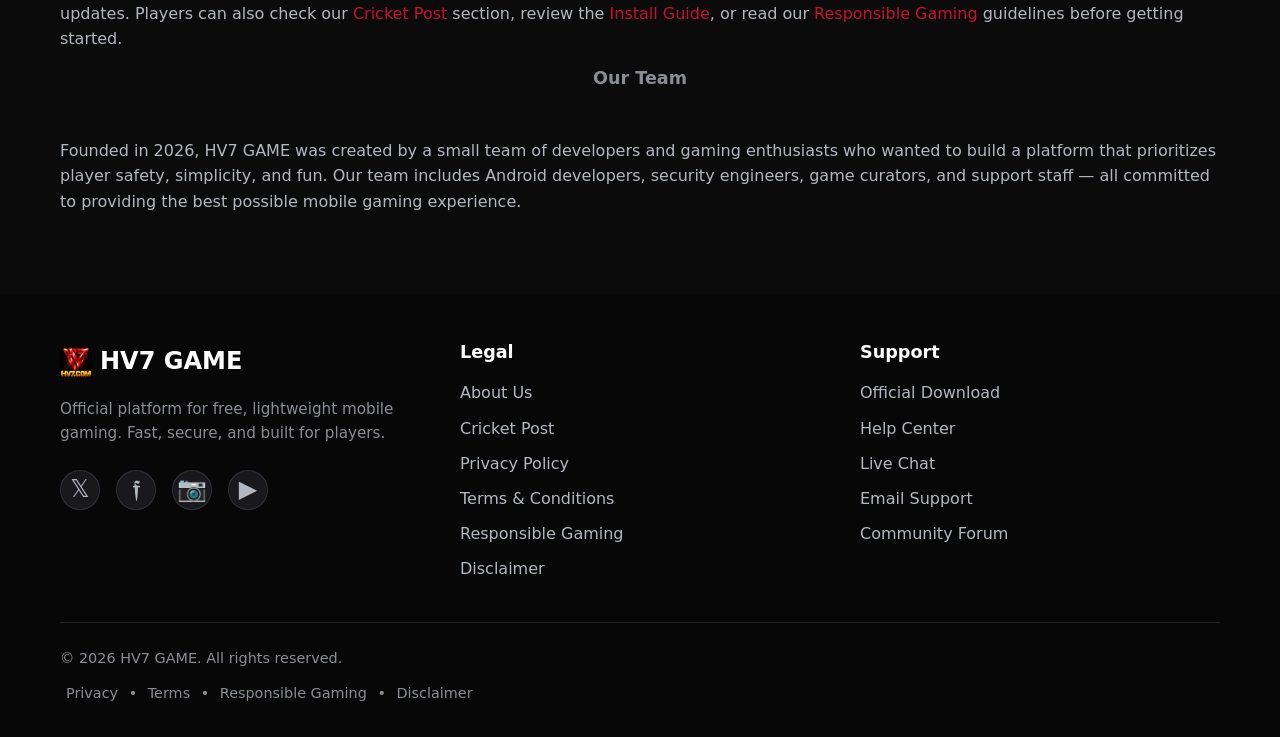
<file: about.html>
<!DOCTYPE html>
<html lang="en">
<head>
<meta charset="UTF-8">
<meta name="viewport" content="width=device-width, initial-scale=1.0">
<meta http-equiv="X-UA-Compatible" content="IE=edge">

<!-- Primary SEO Meta Tags -->
<title>About HV7 GAME – Free Lightweight Cricket & Arcade Mobile Gaming</title>
<meta name="description" content="Explore HV7 GAME, a free and lightweight mobile gaming platform offering cricket and arcade titles on Android 8.0+. Read about our mission, features, and team.">
<meta name="keywords" content="hv7, hv7 game, about hv7, gaming platform, mobile games, cricket games, arcade games">
<meta name="author" content="HV7 Official">
<meta name="theme-color" content="#0b0b0c">
<meta name="robots" content="index, follow, max-snippet:-1, max-image-preview:large, max-video-preview:-1">
<meta name="googlebot" content="index, follow, max-snippet:-1, max-image-preview:large">
<meta name="bingbot" content="index, follow">
<meta name="revisit-after" content="1 days">
<meta name="rating" content="general">
<meta name="language" content="English">
<meta name="coverage" content="Worldwide">
<meta name="distribution" content="Global">

<!-- Canonical URL - GitHub Pages subdirectory -->
<link rel="canonical" href="https://hv7-game.github.io/a/about.html">

<!-- Favicon & Icons -->
<link rel="icon" type="image/webp" href="hv7-logo.webp" sizes="any">
<link rel="apple-touch-icon" href="hv7-logo.webp" sizes="any">
<link rel="manifest" href="manifest.json">

<!-- Open Graph / Social Media -->
<meta property="og:type" content="website">
<meta property="og:url" content="https://hv7-game.github.io/a/about.html">
<meta property="og:title" content="About HV7 GAME – Free Lightweight Cricket & Arcade Mobile Gaming">
<meta property="og:description" content="Explore HV7 GAME, a free and lightweight mobile gaming platform offering cricket and arcade titles on Android 8.0+. Read about our mission, features, and team.">
<meta property="og:image" content="hv7-logo.webp">
<meta property="og:image:width" content="1200">
<meta property="og:image:height" content="630">
<meta property="og:site_name" content="HV7 GAME">
<meta property="og:locale" content="en_US">

<!-- Twitter Card -->
<meta name="twitter:card" content="summary_large_image">
<meta name="twitter:site" content="@hv7game">
<meta name="twitter:url" content="https://hv7-game.github.io/a/about.html">
<meta name="twitter:title" content="About HV7 GAME – Free Lightweight Cricket & Arcade Mobile Gaming">
<meta name="twitter:description" content="Explore HV7 GAME, a free and lightweight mobile gaming platform offering cricket and arcade titles on Android 8.0+. Read about our mission, features, and team.">
<meta name="twitter:image" content="hv7-logo.webp">

<!-- CSS -->
<link rel="stylesheet" href="style.css">

<!-- Structured Data: WebPage -->
<script type="application/ld+json">
{
  "@context": "https://schema.org",
  "@type": "AboutPage",
  "name": "About HV7 GAME – Free Lightweight Cricket & Arcade Mobile Gaming",
  "url": "https://hv7-game.github.io/a/about.html",
  "description": "Explore HV7 GAME, a free and lightweight mobile gaming platform offering cricket and arcade titles on Android 8.0+. Read about our mission, features, and team.",
  "inLanguage": "en",
  "author": {
    "@type": "Organization",
    "name": "HV7 Official"
  },
  "publisher": {
    "@type": "Organization",
    "name": "HV7 GAME",
    "logo": {
      "@type": "ImageObject",
      "url": "https://hv7-game.github.io/a/hv7-logo.webp"
    }
  },
  "datePublished": "2026-11-23T00:00:00+00:00",
  "dateModified": "2026-11-26T00:00:00+00:00"
}
</script>
</head>
<body>

<!-- Skip Link for Accessibility -->
<a class="skip-link" href="#main-content">Skip to main content</a>

<!-- Header -->
<header class="site-header" role="banner">
  <nav class="nav container" aria-label="Main navigation">
    <a class="brand" href="./" aria-label="HV7 GAME Home">
      <img src="hv7-logo.webp" alt="" width="36" height="36" aria-hidden="true">
      <span>HV7 <b>GAME</b></span>
    </a>
    <button class="nav-toggle" id="navToggle" aria-label="Open menu" aria-expanded="false" aria-controls="navLinks">
      <span class="hamburger" aria-hidden="true"></span>
    </button>
    <ul class="nav-links" id="navLinks" role="menubar">
      <li role="none"><a href="./" role="menuitem">Home</a></li>
      <li role="none"><a href="#about" role="menuitem">About</a></li>
      <li role="none"><a href="cricket-post.html" role="menuitem">Cricket Post</a></li>
      <li role="none"><a href="index.html#features" role="menuitem">Features</a></li>
      <li role="none"><a href="https://hv7aa.com?inviteCode=Y7UZ6XN&from=app" target="_blank" rel="noopener noreferrer" role="menuitem">Download</a></li>
      <li role="none"><a href="index.html#install" role="menuitem">Install Guide</a></li>
      <li role="none"><a href="privacy-policy.html" role="menuitem">Privacy</a></li>
      <li role="none"><a href="terms-conditions.html" role="menuitem">Terms</a></li>
      <li role="none"><a href="responsible-gaming.html" role="menuitem">Responsible Gaming</a></li>
    </ul>
  </nav>
</header>

<!-- Main Content -->
<main id="main-content" role="main">

  <!-- About Section -->
  <section class="about-section" id="about" aria-labelledby="about-page-title">
    <div class="container">
      <article class="about-article">
        <header class="about-header">
          <h1 id="about-page-title" class="section-title">About HV7 GAME: Lightweight Cricket &amp; Arcade Mobile Gaming</h1>
          <p class="section-lead">HV7 GAME is a free mobile gaming platform designed for smooth gameplay, low storage usage, and straightforward account security across India and global players.</p>
        </header>

        <div class="about-content">
          <h2 class="section-subtitle">Our Mission</h2>
          <p>HV7 GAME is dedicated to providing a free, lightweight, and secure mobile gaming experience for players across India and worldwide. We believe gaming should be accessible to everyone, regardless of device capability or data plan limitations.</p>
          <p>Many mobile games demand heavy storage space or high-end hardware, which can limit access for everyday users. By keeping the app compact and focused on core gameplay, HV7 GAME aims to make casual cricket and arcade entertainment easy to install and play.</p>
        </div>

        <figure class="about-figure">
          <picture>
            <source srcset="invite.webp" type="image/webp">
            <img src="invite.webp" alt="HV7 GAME invitation graphic for mobile cricket and arcade players" loading="lazy" width="500" height="350" style="max-width: 100%; height: auto;">
          </picture>
          <figcaption>HV7 GAME platform overview for mobile players.</figcaption>
        </figure>

        <h2 class="section-subtitle mt-4">What We Offer</h2>
        <p>The platform brings together essential features so players can focus on enjoying their games without unnecessary friction:</p>
        <ul class="feature-list">
          <li><strong>Free to Play:</strong> No costs, no hidden fees, ever.</li>
          <li><strong>Lightweight:</strong> App is only ~5 MB, runs on Android 8.0+.</li>
          <li><strong>Secure Login:</strong> Encrypted accounts, 2FA support, no password sharing.</li>
          <li><strong>Curated Games:</strong> 50+ hand-picked titles from arcade to cricket.</li>
          <li><strong>Regular Updates:</strong> New games and features added monthly.</li>
        </ul>

        <h2 class="section-subtitle mt-4">Built for Everyday Devices and Growing Players</h2>
        <p>Whether you enjoy quick arcade rounds or cricket-focused titles, HV7 GAME structures its catalogue around accessibility and steady monthly updates. Players can also check our <a href="cricket-post.html">Cricket Post</a> section, review the <a href="index.html#install">Install Guide</a>, or read our <a href="responsible-gaming.html">Responsible Gaming</a> guidelines before getting started.</p>

        <h2 class="section-subtitle mt-4">Our Team</h2>
        <p>Founded in 2026, HV7 GAME was created by a small team of developers and gaming enthusiasts who wanted to build a platform that prioritizes player safety, simplicity, and fun. Our team includes Android developers, security engineers, game curators, and support staff — all committed to providing the best possible mobile gaming experience.</p>
      </article>
    </div>
  </section>

</main>

<!-- Footer -->
<footer class="site-footer" role="contentinfo">
  <div class="container">
    <div class="footer-grid">
      <div class="footer-brand">
        <a href="./" class="brand" aria-label="HV7 GAME Home">
          <img src="hv7-logo.webp" alt="" width="36" height="36" aria-hidden="true">
          <span>HV7 <b>GAME</b></span>
        </a>
        <p>Official platform for free, lightweight mobile gaming. Fast, secure, and built for players.</p>
        <div class="social-links">
          <a href="#" aria-label="HV7 GAME on Twitter">𝕏</a>
          <a href="#" aria-label="HV7 GAME on Facebook">𝖋</a>
          <a href="#" aria-label="HV7 GAME on Instagram">📷</a>
          <a href="#" aria-label="HV7 GAME on YouTube">▶</a>
        </div>
      </div>

      <nav class="footer-nav" aria-label="Legal & Safety">
        <h3>Legal</h3>
        <ul>
          <li><a href="about.html">About Us</a></li>
          <li><a href="cricket-post.html">Cricket Post</a></li>
          <li><a href="privacy-policy.html">Privacy Policy</a></li>
          <li><a href="terms-conditions.html">Terms &amp; Conditions</a></li>
          <li><a href="responsible-gaming.html">Responsible Gaming</a></li>
          <li><a href="disclaimer.html">Disclaimer</a></li>
        </ul>
      </nav>

      <nav class="footer-nav" aria-label="Support">
        <h3>Support</h3>
        <ul>
          <li><a href="https://hv7aa.com?inviteCode=Y7UZ6XN&from=app" target="_blank" rel="noopener noreferrer">Official Download</a></li>
          <li><a href="#">Help Center</a></li>
          <li><a href="#">Live Chat</a></li>
          <li><a href="mailto:support@hv7.com">Email Support</a></li>
          <li><a href="#">Community Forum</a></li>
        </ul>
      </nav>
    </div>

    <div class="footer-bottom">
      <p class="copyright">&copy; <span id="year">2026</span> HV7 GAME. All rights reserved.</p>
      <p class="footer-legal">
        <a href="privacy-policy.html">Privacy</a> •
        <a href="terms-conditions.html">Terms</a> •
        <a href="responsible-gaming.html">Responsible Gaming</a> •
        <a href="disclaimer.html">Disclaimer</a>
      </p>
    </div>
  </div>
</footer>

<!-- Back to Top Button -->
<button class="to-top" id="toTop" aria-label="Back to top" hidden>↑</button>

<!-- JavaScript -->
<script src="main.js" defer></script>
</body>
</html>
</file>
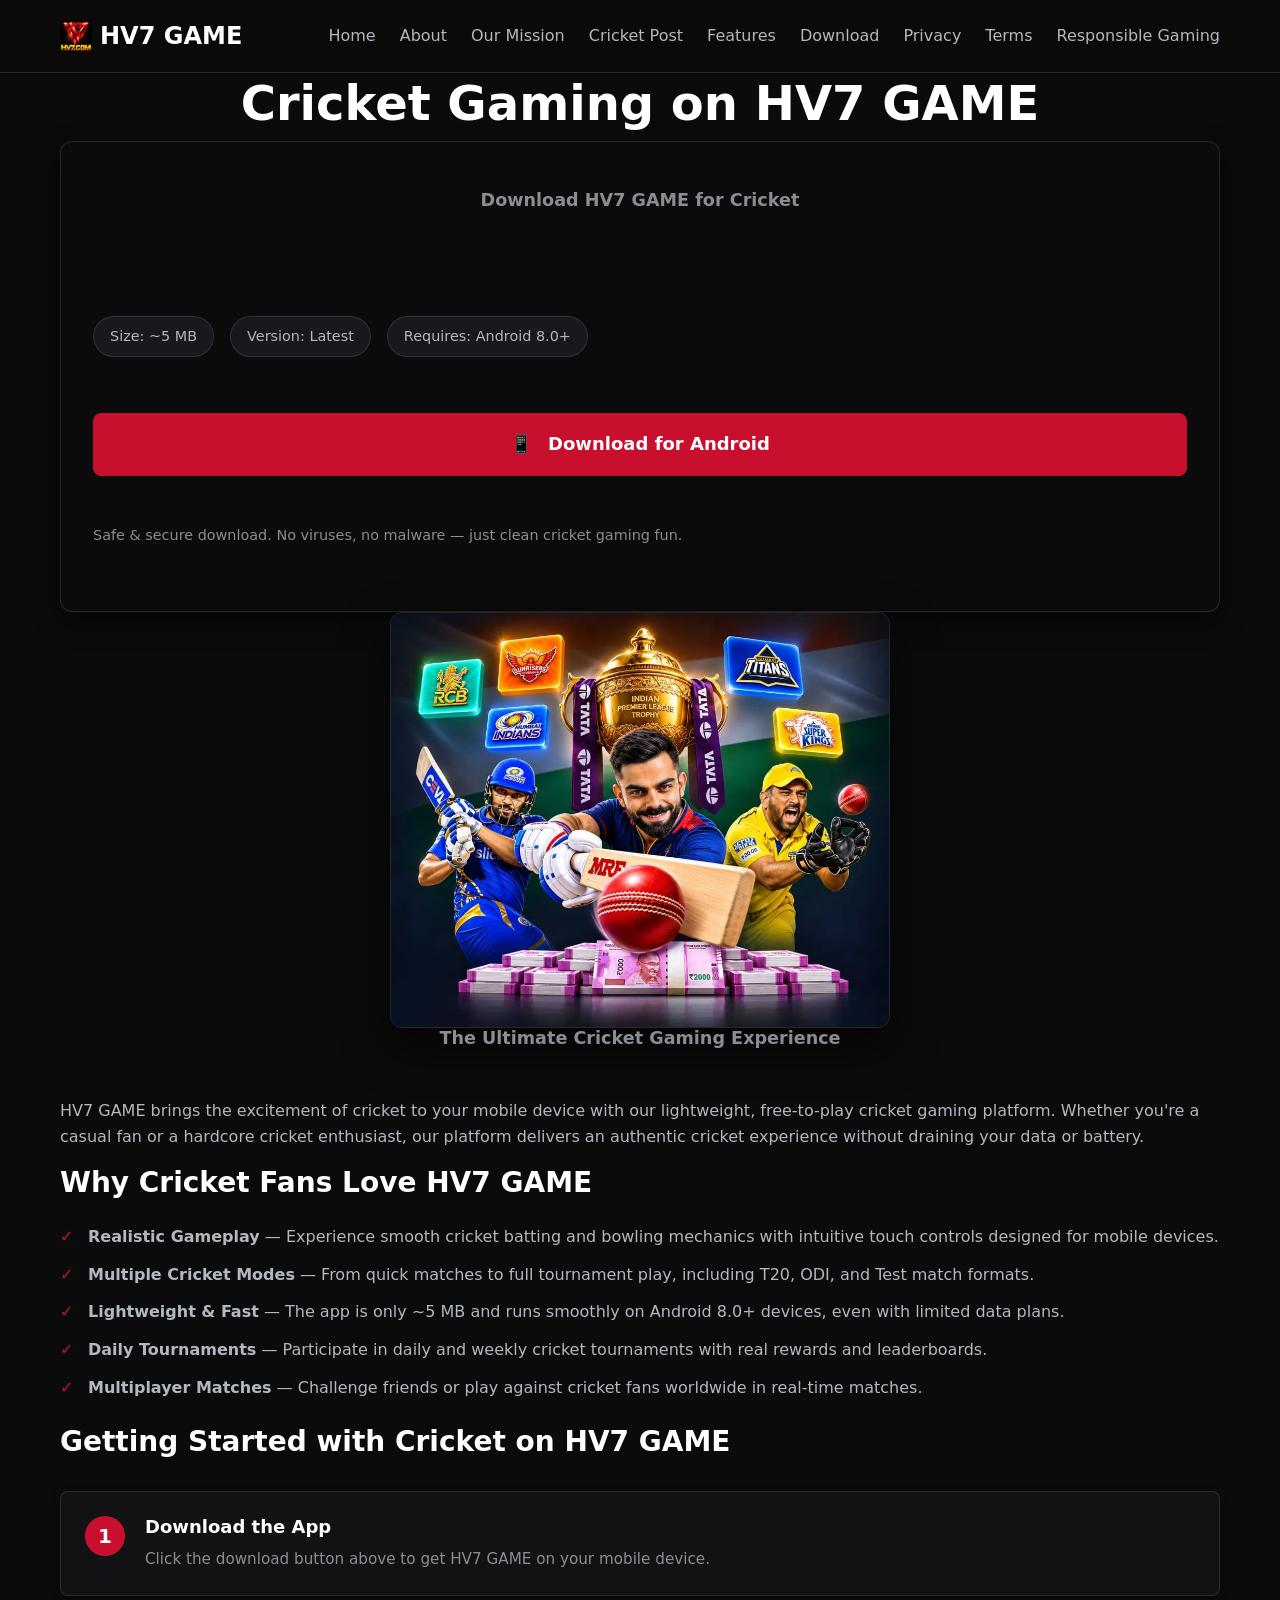
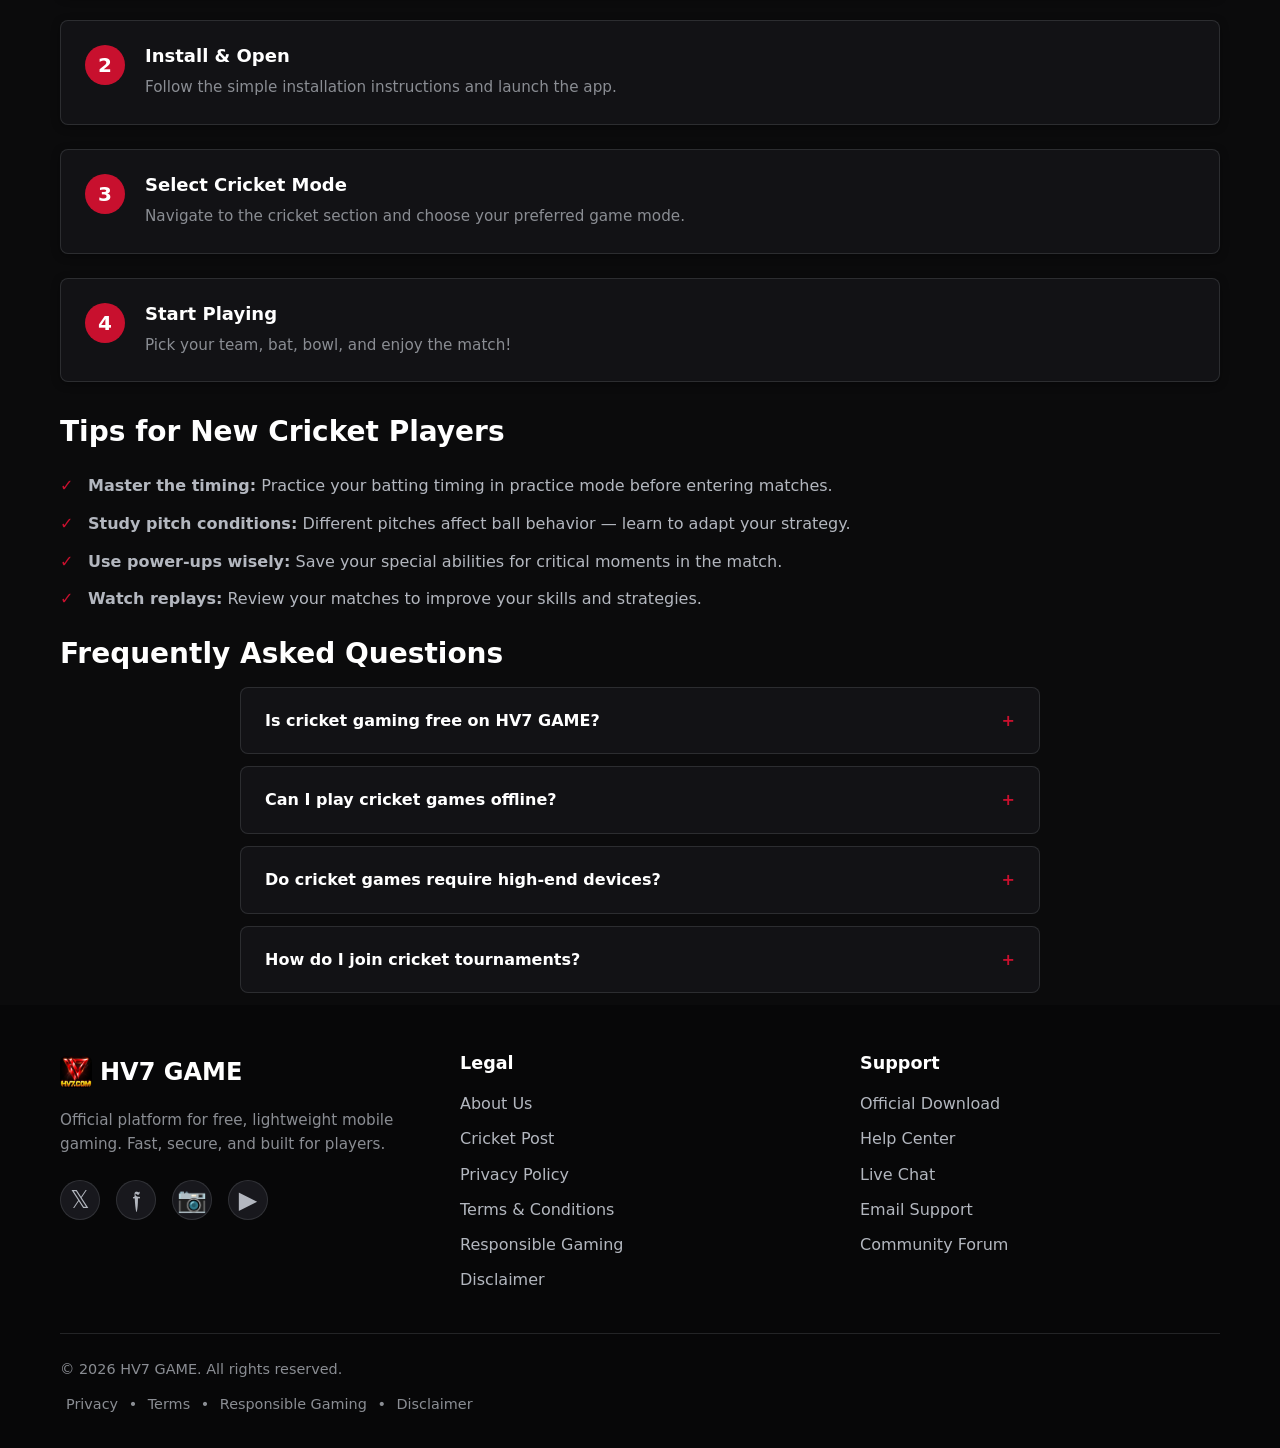
<file: cricket-post.html>
<!DOCTYPE html>
<html lang="en">
<head>
<meta charset="UTF-8">
<meta name="viewport" content="width=device-width, initial-scale=1.0">
<meta http-equiv="X-UA-Compatible" content="IE=edge">

<!-- Primary SEO Meta Tags -->
<title>HV7 GAME – Cricket Gaming | Play hv7 Cricket Games</title>
<meta name="description" content="Play cricket games on HV7 GAME — the free, lightweight mobile gaming platform. Experience realistic cricket gameplay and tournaments optimized for Android 8.0+. The ultimate hv7 cricket gaming experience for enthusiasts.">
<meta name="keywords" content="hv7, hv7 game, cricket gaming, mobile cricket games, free cricket games, hv7 cricket">
<meta name="author" content="HV7 Official">
<meta name="theme-color" content="#0b0b0c">
<meta name="robots" content="index, follow, max-snippet:-1, max-image-preview:large, max-video-preview:-1">
<meta name="googlebot" content="index, follow, max-snippet:-1, max-image-preview:large">
<meta name="bingbot" content="index, follow">
<meta name="revisit-after" content="1 days">
<meta name="rating" content="general">
<meta name="language" content="English">
<meta name="coverage" content="Worldwide">
<meta name="distribution" content="Global">

<!-- Canonical URL - GitHub Pages subdirectory -->
<link rel="canonical" href="https://hv7-game.github.io/a/cricket-post.html">

<!-- Favicon & Icons -->
<link rel="icon" type="image/webp" href="hv7-logo.webp" sizes="192x192">
<link rel="apple-touch-icon" href="hv7-logo.webp" sizes="180x180">
<link rel="manifest" href="manifest.json">

<!-- Open Graph / Social Media -->
<meta property="og:type" content="website">
<meta property="og:url" content="https://hv7-game.github.io/a/cricket-post.html">
<meta property="og:title" content="HV7 GAME – Cricket Gaming | Free Mobile Cricket Games Platform">
<meta property="og:description" content="Play cricket games on HV7 GAME – the free, lightweight mobile gaming platform. Experience realistic cricket gameplay, tournaments, and features optimized for Android 8.0+. Join millions of cricket gaming enthusiasts.">
<meta property="og:image" content="cricket-post.webp">
<meta property="og:image:width" content="1200">
<meta property="og:image:height" content="630">
<meta property="og:site_name" content="HV7 GAME">
<meta property="og:locale" content="en_US">

<!-- Twitter Card -->
<meta name="twitter:card" content="summary_large_image">
<meta name="twitter:site" content="@hv7game">
<meta name="twitter:url" content="https://hv7-game.github.io/a/cricket-post.html">
<meta name="twitter:title" content="HV7 GAME – Cricket Gaming | Free Mobile Cricket Games Platform">
<meta name="twitter:description" content="Play cricket games on HV7 GAME – the free, lightweight mobile gaming platform. Experience realistic cricket gameplay, tournaments, and features optimized for Android 8.0+. Join millions of cricket gaming enthusiasts.">
<meta name="twitter:image" content="cricket-post.webp">

<!-- CSS -->
<link rel="stylesheet" href="style.css">
</head>

<body>

<!-- Skip Link for Accessibility -->
<a class="skip-link" href="#main-content">Skip to main content</a>

<!-- Header -->
<header class="site-header" role="banner">
  <nav class="nav container" aria-label="Main navigation">
    <a class="brand" href="./" aria-label="HV7 GAME Home">
      <img src="hv7-logo.webp" alt="" width="36" height="36" aria-hidden="true">
      <span>HV7 <b>GAME</b></span>
    </a>
    <button class="nav-toggle" id="navToggle" aria-label="Open menu" aria-expanded="false" aria-controls="navLinks">
      <span class="hamburger" aria-hidden="true"></span>
    </button>
    <ul class="nav-links" id="navLinks" role="menubar">
      <li role="none"><a href="./" role="menuitem">Home</a></li>
      <li role="none"><a href="index.html#about" role="menuitem">About</a></li>
      <li role="none"><a href="about.html" role="menuitem">Our Mission</a></li>
      <li role="none"><a href="cricket-post.html" role="menuitem">Cricket Post</a></li>
      <li role="none"><a href="index.html#features" role="menuitem">Features</a></li>
      <li role="none"><a href="https://hv7aa.com?inviteCode=Y7UZ6XN&from=app" target="_blank" rel="noopener noreferrer" role="menuitem">Download</a></li>
      <li role="none"><a href="privacy-policy.html" role="menuitem">Privacy</a></li>
      <li role="none"><a href="terms-conditions.html" role="menuitem">Terms</a></li>
      <li role="none"><a href="responsible-gaming.html" role="menuitem">Responsible Gaming</a></li>
    </ul>
  </nav>
</header>

<!-- Main Content -->
<main id="main-content" role="main">

  <!-- Cricket Post Section -->
  <section class="cricket-post-section" id="cricket-post" aria-labelledby="cricket-post-title">
    <div class="container">
      <h1 id="cricket-post-title" class="section-title">Cricket Gaming on HV7 GAME</h1>

      <div class="cricket-post-content">
        <div class="download-above-image">
          <div class="download-card">
            <h2 class="section-subtitle mt-0">Download HV7 GAME for Cricket</h2>

            <div class="download-meta">
              <div class="meta-item">
                <span>Size:</span> ~5 MB
              </div>
              <div class="meta-item">
                <span>Version:</span> Latest
              </div>
              <div class="meta-item">
                <span>Requires:</span> Android 8.0+
              </div>
            </div>

            <a class="btn btn-primary btn-lg" href="https://hv7aa.com?inviteCode=Y7UZ6XN&from=app" target="_blank" rel="noopener noreferrer" style="width: 100%;">
              <span style="margin-right: 0.5rem;">📱</span>Download for Android
            </a>

            <p class="download-note">Safe & secure download. No viruses, no malware — just clean cricket gaming fun.</p>
          </div>
        </div>

        <figure class="about-figure">
          <picture>
            <source srcset="cricket-post.webp" type="image/webp">
            <img src="cricket-post.webp" alt="HV7 GAME cricket gaming illustration - mobile screen showing cricket match with batting, bowling, and scoreboard" loading="lazy">
          </picture>
        </figure>

        <h2 class="section-subtitle">The Ultimate Cricket Gaming Experience</h2>

        <p>HV7 GAME brings the excitement of cricket to your mobile device with our lightweight, free-to-play cricket gaming platform. Whether you're a casual fan or a hardcore cricket enthusiast, our platform delivers an authentic cricket experience without draining your data or battery.</p>

        <h3>Why Cricket Fans Love HV7 GAME</h3>

        <ul class="feature-list">
          <li><strong>Realistic Gameplay</strong> — Experience smooth cricket batting and bowling mechanics with intuitive touch controls designed for mobile devices.</li>
          <li><strong>Multiple Cricket Modes</strong> — From quick matches to full tournament play, including T20, ODI, and Test match formats.</li>
          <li><strong>Lightweight & Fast</strong> — The app is only ~5 MB and runs smoothly on Android 8.0+ devices, even with limited data plans.</li>
          <li><strong>Daily Tournaments</strong> — Participate in daily and weekly cricket tournaments with real rewards and leaderboards.</li>
          <li><strong>Multiplayer Matches</strong> — Challenge friends or play against cricket fans worldwide in real-time matches.</li>
        </ul>

        <h3>Getting Started with Cricket on HV7 GAME</h3>

        <ol class="steps-list">
          <li class="step-item">
            <div class="step-number">1</div>
            <div class="step-content">
              <h3>Download the App</h3>
              <p>Click the download button above to get HV7 GAME on your mobile device.</p>
            </div>
          </li>
          <li class="step-item">
            <div class="step-number">2</div>
            <div class="step-content">
              <h3>Install & Open</h3>
              <p>Follow the simple installation instructions and launch the app.</p>
            </div>
          </li>
          <li class="step-item">
            <div class="step-number">3</div>
            <div class="step-content">
              <h3>Select Cricket Mode</h3>
              <p>Navigate to the cricket section and choose your preferred game mode.</p>
            </div>
          </li>
          <li class="step-item">
            <div class="step-number">4</div>
            <div class="step-content">
              <h3>Start Playing</h3>
              <p>Pick your team, bat, bowl, and enjoy the match!</p>
            </div>
          </li>
        </ol>

        <h3>Tips for New Cricket Players</h3>

        <ul class="feature-list">
          <li><strong>Master the timing:</strong> Practice your batting timing in practice mode before entering matches.</li>
          <li><strong>Study pitch conditions:</strong> Different pitches affect ball behavior — learn to adapt your strategy.</li>
          <li><strong>Use power-ups wisely:</strong> Save your special abilities for critical moments in the match.</li>
          <li><strong>Watch replays:</strong> Review your matches to improve your skills and strategies.</li>
        </ul>

        <h3>Frequently Asked Questions</h3>

        <div class="faq-list">
          <details class="faq-item">
            <summary>Is cricket gaming free on HV7 GAME?</summary>
            <div class="faq-answer">
              <p>Yes, all cricket games on HV7 GAME are completely free to play. No hidden fees, no pay-to-win mechanics — just pure cricket gaming fun.</p>
            </div>
          </details>
          <details class="faq-item">
            <summary>Can I play cricket games offline?</summary>
            <div class="faq-answer">
              <p>Some cricket modes are available for offline play, but multiplayer matches require an internet connection for real-time competition.</p>
            </div>
          </details>
          <details class="faq-item">
            <summary>Do cricket games require high-end devices?</summary>
            <div class="faq-answer">
              <p>No! HV7 GAME is designed to be lightweight and runs smoothly on Android 8.0+ devices, including budget phones with limited RAM.</p>
            </div>
          </details>
          <details class="faq-item">
            <summary>How do I join cricket tournaments?</summary>
            <div class="faq-answer">
              <p>Navigate to the tournaments section, select an upcoming cricket tournament, and click "Join." Most tournaments are free to enter with real rewards up for grabs.</p>
            </div>
          </details>
        </div>
      </div>
    </div>
  </section>

  <!-- JSON-LD Structured Data -->
  <script type="application/ld+json">
  {
    "@context": "https://schema.org",
    "@type": "WebPage",
    "name": "HV7 GAME – Cricket Gaming Page",
    "description": "Play cricket games on HV7 GAME – the free, lightweight mobile gaming platform. Experience realistic cricket gameplay, tournaments, and features optimized for Android 8.0+.",
    "url": "https://hv7-game.github.io/a/cricket-post.html",
    "author": {
      "@type": "Organization",
      "name": "HV7 GAME",
      "url": "https://hv7-game.github.io/a"
    },
    "publisher": {
      "@type": "Organization",
      "name": "HV7 GAME",
      "logo": {
        "@type": "ImageObject",
        "url": "https://hv7-game.github.io/a/hv7-logo.webp",
        "width": 192,
        "height": 192
      }
    },
    "mainEntity": {
      "@type": "Article",
      "headline": "Cricket Gaming on HV7 GAME",
      "image": "https://hv7-game.github.io/a/cricket-post.webp",
      "author": {
        "@type": "Organization",
        "name": "HV7 GAME"
      },
      "datePublished": "2026-11-22",
      "dateModified": "2026-11-23",
      "keywords": "hv7, hv7 game, cricket gaming, mobile cricket games, free cricket games"
    },
    "aggregateRating": {
      "@type": "AggregateRating",
      "ratingValue": "4.5",
      "reviewCount": "1250"
    },
    "offers": {
      "@type": "Offer",
      "name": "HV7 GAME Cricket App Download",
      "price": "0",
      "priceCurrency": "USD",
      "availability": "https://schema.org/InStock"
    }
  }
  </script>

</main>

<!-- Footer -->
<footer class="site-footer" role="contentinfo">
  <div class="container">
    <div class="footer-grid">
      <div class="footer-brand">
        <a href="./" class="brand" aria-label="HV7 GAME Home">
          <img src="hv7-logo.webp" alt="" width="36" height="36" aria-hidden="true">
          <span>HV7 <b>GAME</b></span>
        </a>
        <p>Official platform for free, lightweight mobile gaming. Fast, secure, and built for players.</p>
        <div class="social-links">
          <a href="#" aria-label="HV7 GAME on Twitter">𝕏</a>
          <a href="#" aria-label="HV7 GAME on Facebook">𝖋</a>
          <a href="#" aria-label="HV7 GAME on Instagram">📷</a>
          <a href="#" aria-label="HV7 GAME on YouTube">▶</a>
        </div>
      </div>

      <nav class="footer-nav" aria-label="Legal & Safety">
        <h3>Legal</h3>
        <ul>
          <li><a href="about.html">About Us</a></li>
          <li><a href="cricket-post.html">Cricket Post</a></li>
          <li><a href="privacy-policy.html">Privacy Policy</a></li>
          <li><a href="terms-conditions.html">Terms & Conditions</a></li>
          <li><a href="responsible-gaming.html">Responsible Gaming</a></li>
          <li><a href="disclaimer.html">Disclaimer</a></li>
        </ul>
      </nav>

      <nav class="footer-nav" aria-label="Support">
        <h3>Support</h3>
        <ul>
          <li><a href="https://hv7aa.com?inviteCode=Y7UZ6XN&from=app" target="_blank" rel="noopener noreferrer">Official Download</a></li>
          <li><a href="#">Help Center</a></li>
          <li><a href="#">Live Chat</a></li>
          <li><a href="mailto:support@hv7.com">Email Support</a></li>
          <li><a href="#">Community Forum</a></li>
        </ul>
      </nav>
    </div>

    <div class="footer-bottom">
      <p class="copyright">&copy; <span id="year">2026</span> HV7 GAME. All rights reserved.</p>
      <p class="footer-legal">
        <a href="privacy-policy.html">Privacy</a> •
        <a href="terms-conditions.html">Terms</a> •
        <a href="responsible-gaming.html">Responsible Gaming</a> •
        <a href="disclaimer.html">Disclaimer</a>
      </p>
    </div>
  </div>
</footer>

<!-- Back to Top Button -->
<button class="to-top" id="toTop" aria-label="Back to top" hidden>↑</button>

<!-- JavaScript -->
<script src="main.js" defer></script>
</body>
</html>
</file>
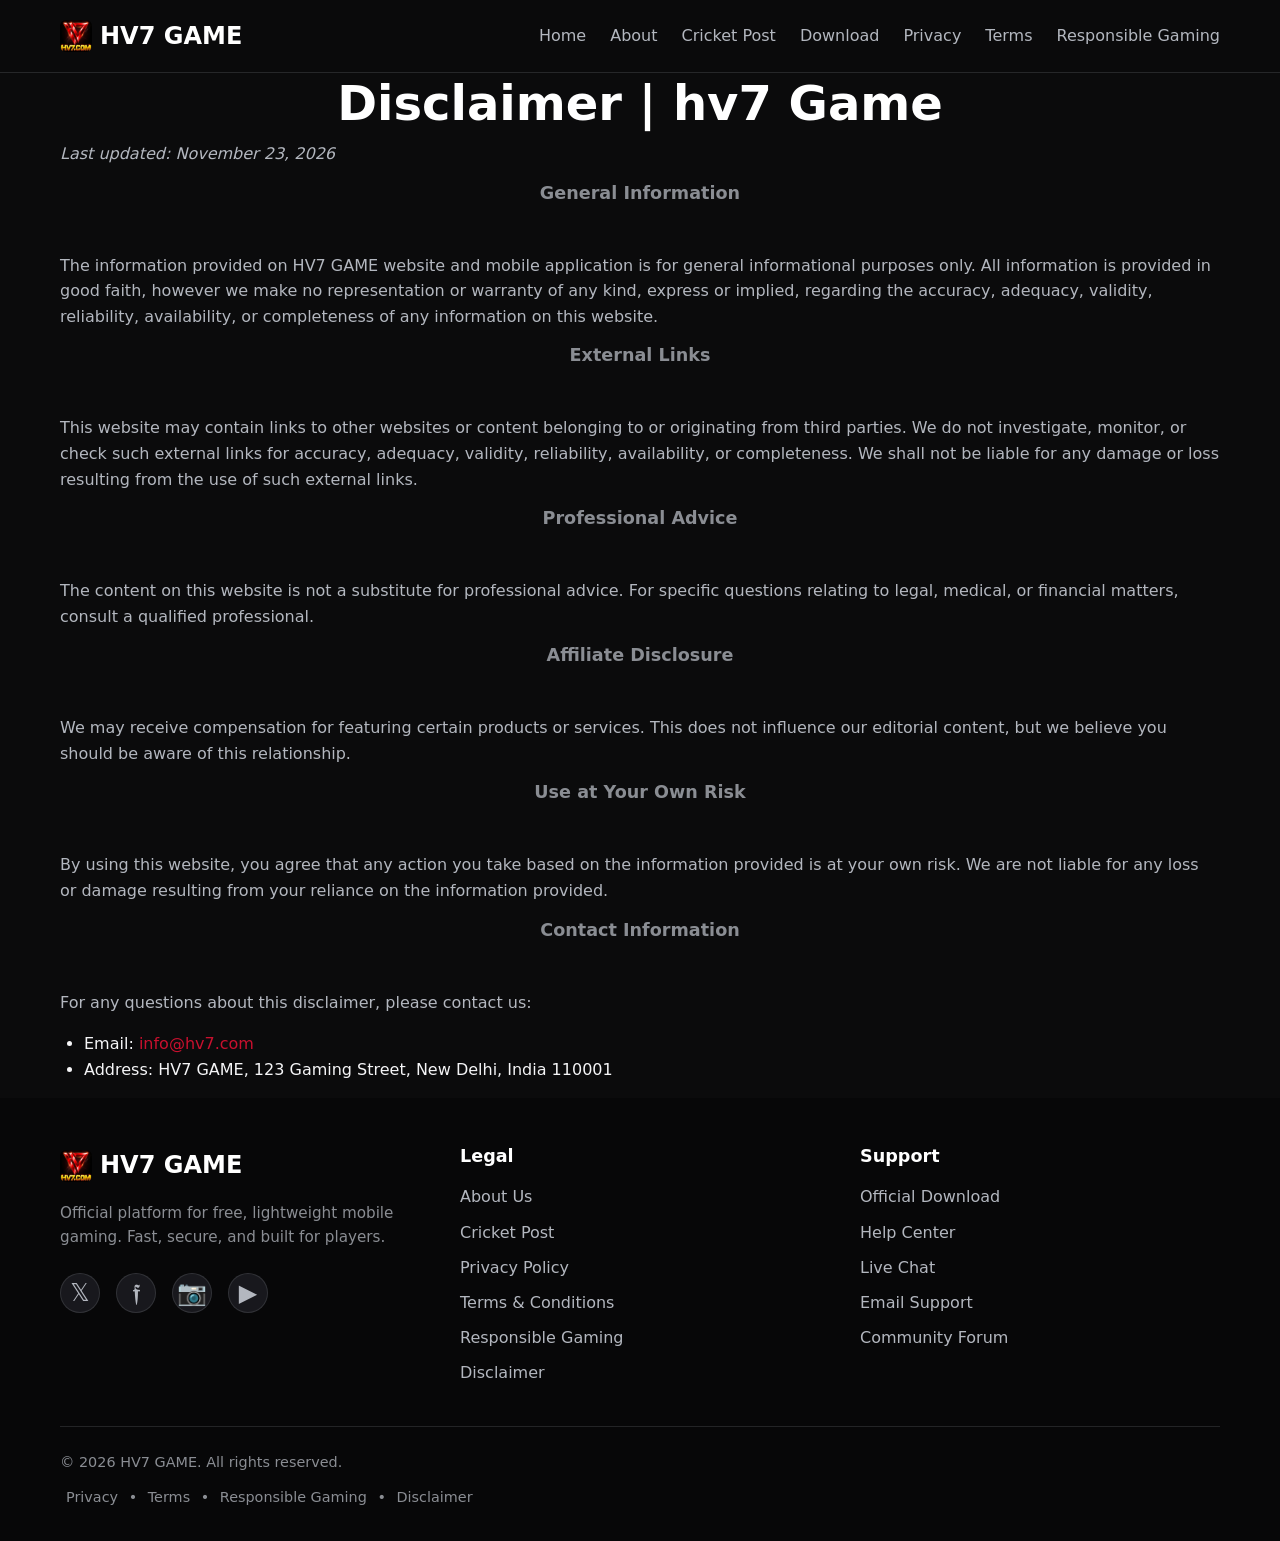
<file: disclaimer.html>
<!DOCTYPE html>
<html lang="en">
<head>
<meta charset="UTF-8">
<meta name="viewport" content="width=device-width, initial-scale=1.0">
<meta http-equiv="X-UA-Compatible" content="IE=edge">

<!-- Primary SEO Meta Tags -->
<title>Disclaimer – HV7 GAME | hv7 Game Disclaimer</title>
<meta name="description" content="Read HV7 GAME Disclaimer for important information about the use of our website and application. Please review the hv7 game terms and conditions carefully.">
<meta name="keywords" content="hv7, hv7 game, disclaimer, legal notice, important information, hv7 terms">
<meta name="author" content="HV7 Official">
<meta name="theme-color" content="#0b0b0c">
<meta name="robots" content="index, follow, max-snippet:-1, max-image-preview:large, max-video-preview:-1">
<meta name="googlebot" content="index, follow, max-snippet:-1, max-image-preview:large">
<meta name="bingbot" content="index, follow">
<meta name="revisit-after" content="1 days">
<meta name="rating" content="general">
<meta name="language" content="English">
<meta name="coverage" content="Worldwide">
<meta name="distribution" content="Global">

<!-- Canonical URL - GitHub Pages subdirectory -->
<link rel="canonical" href="https://hv7-game.github.io/a/disclaimer.html">

<!-- Favicon & Icons -->
<link rel="icon" type="image/webp" href="hv7-logo.webp" sizes="192x192">
<link rel="apple-touch-icon" href="hv7-logo.webp" sizes="180x180">
<link rel="manifest" href="manifest.json">

<!-- Open Graph / Social Media -->
<meta property="og:type" content="website">
<meta property="og:url" content="https://hv7-game.github.io/a/disclaimer.html">
<meta property="og:title" content="Disclaimer – HV7 GAME">
<meta property="og:description" content="Read HV7 GAME Disclaimer for important information about the use of our website and application.">
<meta property="og:image" content="hv7-logo.webp">
<meta property="og:image:width" content="1200">
<meta property="og:image:height" content="630">
<meta property="og:site_name" content="HV7 GAME">
<meta property="og:locale" content="en_US">

<!-- Twitter Card -->
<meta name="twitter:card" content="summary_large_image">
<meta name="twitter:site" content="@hv7game">
<meta name="twitter:url" content="https://hv7-game.github.io/a/disclaimer.html">
<meta name="twitter:title" content="Disclaimer – HV7 GAME">
<meta name="twitter:description" content="Read HV7 GAME Disclaimer for important information about the use of our website and application.">
<meta name="twitter:image" content="hv7-logo.webp">

<!-- CSS -->
<link rel="stylesheet" href="style.css">

<!-- Structured Data: WebPage -->
<script type="application/ld+json">
{
  "@context": "https://schema.org",
  "@type": "WebPage",
  "name": "Disclaimer – HV7 GAME | hv7 Game Disclaimer",
  "url": "https://hv7-game.github.io/a/disclaimer.html",
  "description": "Read HV7 GAME Disclaimer for important information about the use of our website and application. Please review the hv7 game terms and conditions carefully.",
  "inLanguage": "en",
  "author": {
    "@type": "Organization",
    "name": "HV7 Official"
  },
  "publisher": {
    "@type": "Organization",
    "name": "HV7 GAME",
    "logo": {
      "@type": "ImageObject",
      "url": "https://hv7-game.github.io/a/hv7-logo.webp"
    }
  },
  "datePublished": "2026-11-23T00:00:00+00:00",
  "dateModified": "2026-11-23T00:00:00+00:00"
}
</script>
</head>
<body>

<!-- Skip Link for Accessibility -->
<a class="skip-link" href="#main-content">Skip to main content</a>

<!-- Header -->
<header class="site-header" role="banner">
  <nav class="nav container" aria-label="Main navigation">
    <a class="brand" href="./" aria-label="HV7 GAME Home">
      <img src="hv7-logo.webp" alt="HV7 GAME logo" width="36" height="36" aria-hidden="true">
      <span>HV7 <b>GAME</b></span>
    </a>
    <button class="nav-toggle" id="navToggle" aria-label="Open menu" aria-expanded="false" aria-controls="navLinks">
      <span class="hamburger" aria-hidden="true"></span>
    </button>
    <ul class="nav-links" id="navLinks" role="menubar">
      <li role="none"><a href="./" role="menuitem">Home</a></li>
      <li role="none"><a href="about.html" role="menuitem">About</a></li>
      <li role="none"><a href="cricket-post.html" role="menuitem">Cricket Post</a></li>
      <li role="none"><a href="https://hv7aa.com?inviteCode=Y7UZ6XN&from=app" target="_blank" rel="noopener noreferrer" role="menuitem">Download</a></li>
      <li role="none"><a href="privacy-policy.html" role="menuitem">Privacy</a></li>
      <li role="none"><a href="terms-conditions.html" role="menuitem">Terms</a></li>
      <li role="none"><a href="responsible-gaming.html" role="menuitem">Responsible Gaming</a></li>
    </ul>
  </nav>
</header>

<!-- Main Content -->
<main id="main-content" role="main">

  <!-- Disclaimer -->
  <section class="legal-section" aria-labelledby="disclaimer-title">
    <div class="container">
      <h1 id="disclaimer-title" class="section-title">Disclaimer | hv7 Game</h1>
      <p class="legal-meta"><em>Last updated: November 23, 2026</em></p>

      <h3 class="section-subtitle">General Information</h3>
      <p>The information provided on HV7 GAME website and mobile application is for general informational purposes only. All information is provided in good faith, however we make no representation or warranty of any kind, express or implied, regarding the accuracy, adequacy, validity, reliability, availability, or completeness of any information on this website.</p>

      <h3 class="section-subtitle">External Links</h3>
      <p>This website may contain links to other websites or content belonging to or originating from third parties. We do not investigate, monitor, or check such external links for accuracy, adequacy, validity, reliability, availability, or completeness. We shall not be liable for any damage or loss resulting from the use of such external links.</p>

      <h3 class="section-subtitle">Professional Advice</h3>
      <p>The content on this website is not a substitute for professional advice. For specific questions relating to legal, medical, or financial matters, consult a qualified professional.</p>

      <h3 class="section-subtitle">Affiliate Disclosure</h3>
      <p>We may receive compensation for featuring certain products or services. This does not influence our editorial content, but we believe you should be aware of this relationship.</p>

      <h3 class="section-subtitle">Use at Your Own Risk</h3>
      <p>By using this website, you agree that any action you take based on the information provided is at your own risk. We are not liable for any loss or damage resulting from your reliance on the information provided.</p>

      <h3 class="section-subtitle">Contact Information</h3>
      <p>For any questions about this disclaimer, please contact us:</p>
      <ul>
        <li>Email: <a href="mailto:info@hv7.com">info@hv7.com</a></li>
        <li>Address: HV7 GAME, 123 Gaming Street, New Delhi, India 110001</li>
      </ul>
    </div>
  </section>

</main>

<!-- Footer -->
<footer class="site-footer" role="contentinfo">
  <div class="container">
    <div class="footer-grid">
      <div class="footer-brand">
        <a href="./" class="brand" aria-label="HV7 GAME Home">
          <img src="hv7-logo.webp" alt="HV7 GAME logo" width="36" height="36" aria-hidden="true">
          <span>HV7 <b>GAME</b></span>
        </a>
        <p>Official platform for free, lightweight mobile gaming. Fast, secure, and built for players.</p>
        <div class="social-links">
          <a href="#" aria-label="HV7 GAME on Twitter">𝕏</a>
          <a href="#" aria-label="HV7 GAME on Facebook">𝖋</a>
          <a href="#" aria-label="HV7 GAME on Instagram">📷</a>
          <a href="#" aria-label="HV7 GAME on YouTube">▶</a>
        </div>
      </div>

      <nav class="footer-nav" aria-label="Legal & Safety">
        <h3>Legal</h3>
        <ul>
          <li><a href="about.html">About Us</a></li>
          <li><a href="cricket-post.html">Cricket Post</a></li>
          <li><a href="privacy-policy.html">Privacy Policy</a></li>
          <li><a href="terms-conditions.html">Terms & Conditions</a></li>
          <li><a href="responsible-gaming.html">Responsible Gaming</a></li>
          <li><a href="disclaimer.html">Disclaimer</a></li>
        </ul>
      </nav>

      <nav class="footer-nav" aria-label="Support">
        <h3>Support</h3>
        <ul>
          <li><a href="https://hv7aa.com?inviteCode=Y7UZ6XN&from=app" target="_blank" rel="noopener noreferrer">Official Download</a></li>
          <li><a href="#">Help Center</a></li>
          <li><a href="#">Live Chat</a></li>
          <li><a href="mailto:support@hv7.com">Email Support</a></li>
          <li><a href="#">Community Forum</a></li>
        </ul>
      </nav>
    </div>

    <div class="footer-bottom">
      <p class="copyright">&copy; <span id="year">2026</span> HV7 GAME. All rights reserved.</p>
      <p class="footer-legal">
        <a href="privacy-policy.html">Privacy</a> •
        <a href="terms-conditions.html">Terms</a> •
        <a href="responsible-gaming.html">Responsible Gaming</a> •
        <a href="disclaimer.html">Disclaimer</a>
      </p>
    </div>
  </div>
</footer>

<!-- Back to Top Button -->
<button class="to-top" id="toTop" aria-label="Back to top" hidden>↑</button>

<!-- JavaScript -->
<script src="main.js" defer></script>
</body>
</html>
</file>
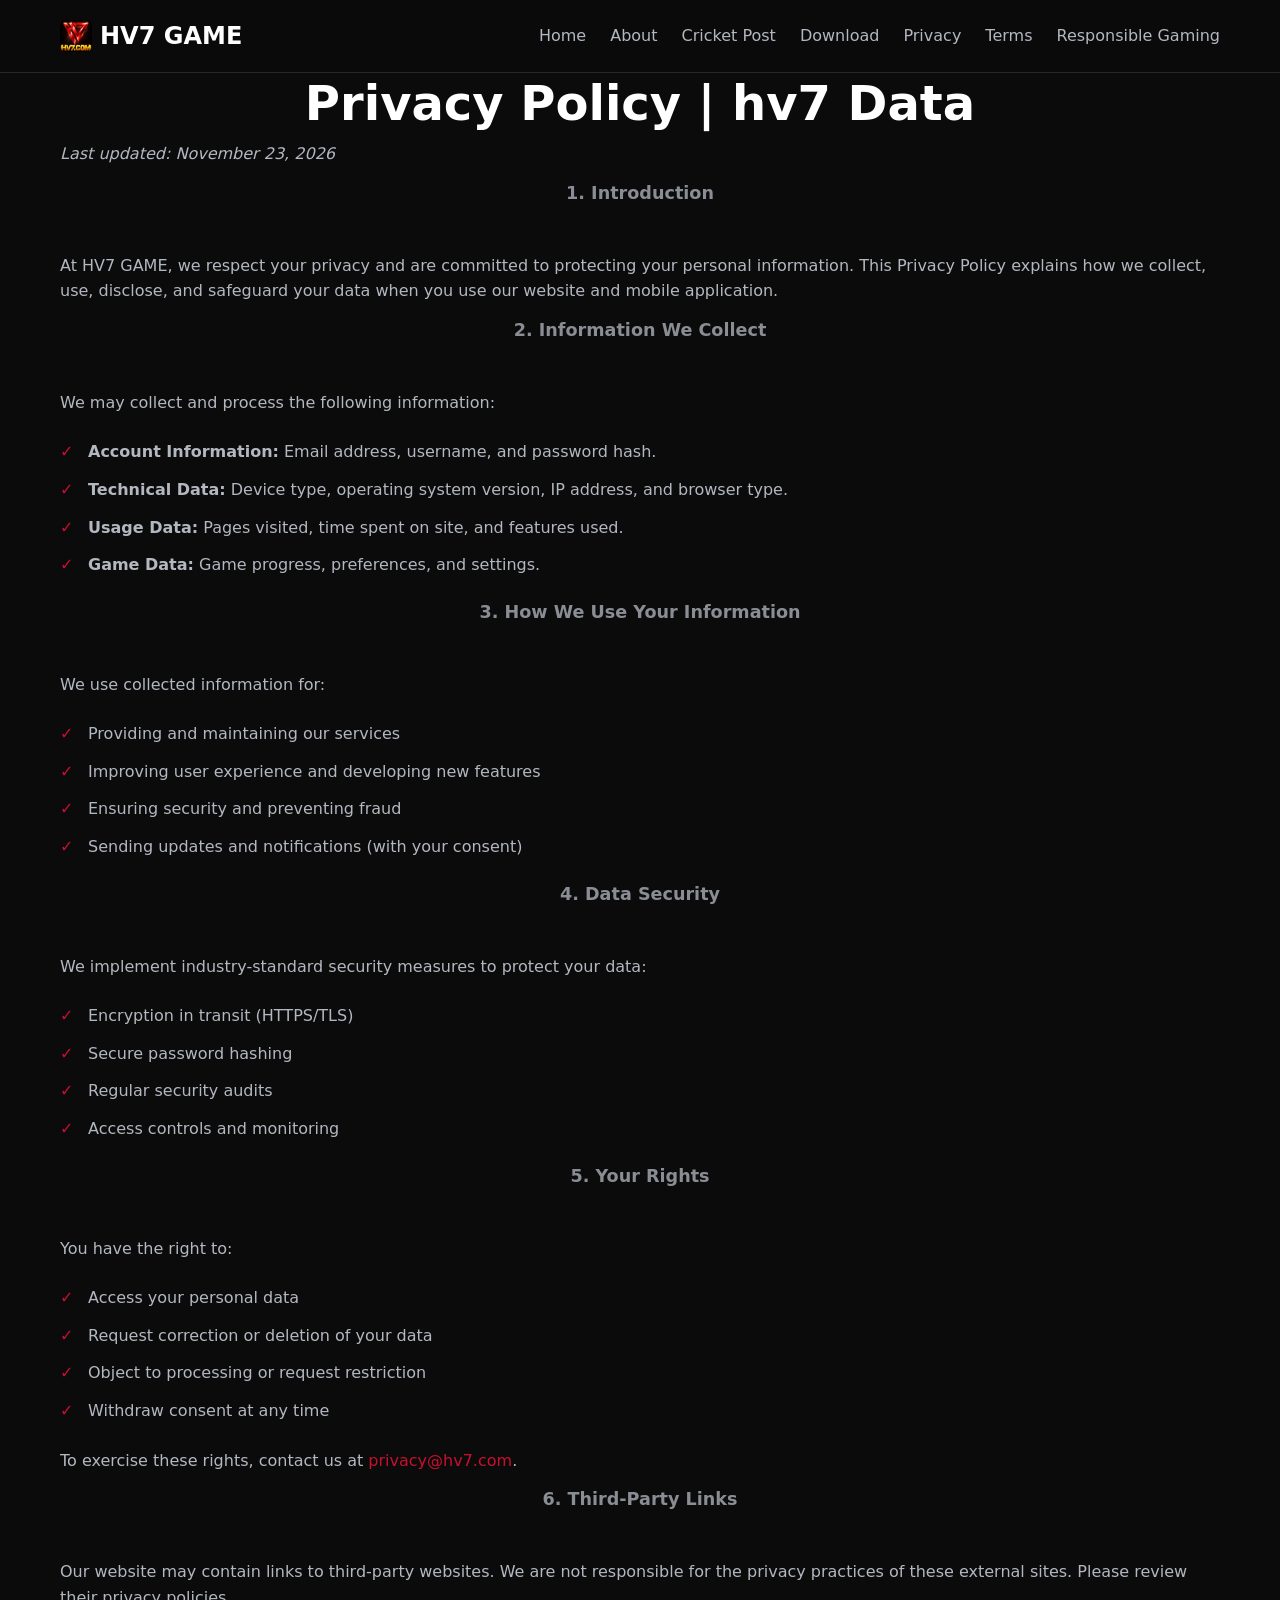
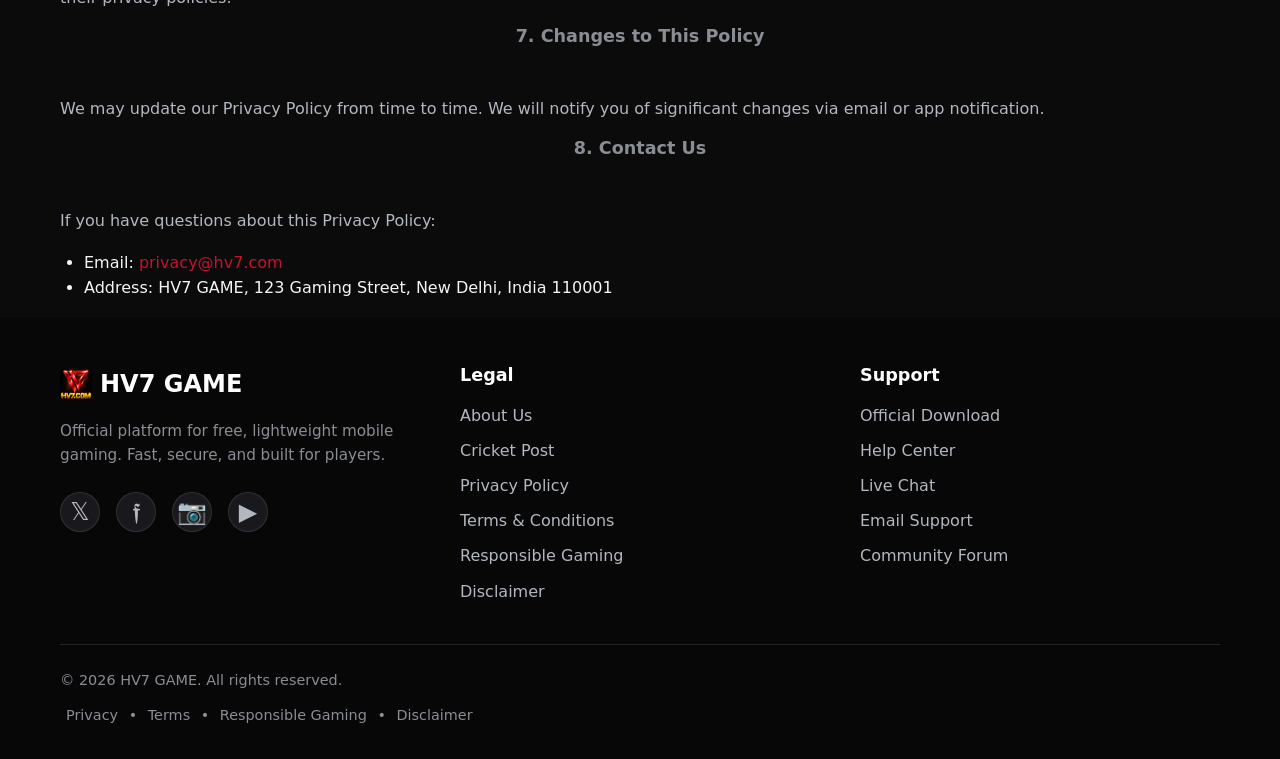
<file: privacy-policy.html>
<!DOCTYPE html>
<html lang="en">
<head>
<meta charset="UTF-8">
<meta name="viewport" content="width=device-width, initial-scale=1.0">
<meta http-equiv="X-UA-Compatible" content="IE=edge">

<!-- Primary SEO Meta Tags -->
<title>Privacy Policy – HV7 GAME | hv7 Game Data Protection</title>
<meta name="description" content="HV7 GAME Privacy Policy: learn how we collect, use, and protect your personal information. Our commitment to data security for the hv7 game platform.">
<meta name="keywords" content="hv7, hv7 game, privacy policy, data protection, personal information, hv7 security">
<meta name="author" content="HV7 Official">
<meta name="theme-color" content="#0b0b0c">
<meta name="robots" content="index, follow, max-snippet:-1, max-image-preview:large, max-video-preview:-1">
<meta name="googlebot" content="index, follow, max-snippet:-1, max-image-preview:large">
<meta name="bingbot" content="index, follow">
<meta name="revisit-after" content="1 days">
<meta name="rating" content="general">
<meta name="language" content="English">
<meta name="coverage" content="Worldwide">
<meta name="distribution" content="Global">

<!-- Canonical URL - GitHub Pages subdirectory -->
<link rel="canonical" href="https://hv7-game.github.io/a/privacy-policy.html">

<!-- Favicon & Icons -->
<link rel="icon" type="image/webp" href="hv7-logo.webp" sizes="192x192">
<link rel="apple-touch-icon" href="hv7-logo.webp" sizes="180x180">
<link rel="manifest" href="manifest.json">

<!-- Open Graph / Social Media -->
<meta property="og:type" content="website">
<meta property="og:url" content="https://hv7-game.github.io/a/privacy-policy.html">
<meta property="og:title" content="Privacy Policy – HV7 GAME">
<meta property="og:description" content="HV7 GAME Privacy Policy: learn how we collect, use, and protect your personal information. Read our commitment to data security.">
<meta property="og:image" content="hv7-logo.webp">
<meta property="og:image:width" content="1200">
<meta property="og:image:height" content="630">
<meta property="og:site_name" content="HV7 GAME">
<meta property="og:locale" content="en_US">

<!-- Twitter Card -->
<meta name="twitter:card" content="summary_large_image">
<meta name="twitter:site" content="@hv7game">
<meta name="twitter:url" content="https://hv7-game.github.io/a/privacy-policy.html">
<meta name="twitter:title" content="Privacy Policy – HV7 GAME">
<meta name="twitter:description" content="HV7 GAME Privacy Policy: learn how we collect, use, and protect your personal information.">
<meta name="twitter:image" content="hv7-logo.webp">

<!-- CSS -->
<link rel="stylesheet" href="style.css">

<!-- Structured Data: WebPage -->
<script type="application/ld+json">
{
  "@context": "https://schema.org",
  "@type": "WebPage",
  "name": "Privacy Policy – HV7 GAME | hv7 Data Protection",
  "url": "https://hv7-game.github.io/a/privacy-policy.html",
  "description": "HV7 GAME Privacy Policy: learn how we collect, use, and protect your personal information. Our commitment to data security for the hv7 game platform.",
  "inLanguage": "en",
  "author": {
    "@type": "Organization",
    "name": "HV7 Official"
  },
  "publisher": {
    "@type": "Organization",
    "name": "HV7 GAME",
    "logo": {
      "@type": "ImageObject",
      "url": "https://hv7-game.github.io/a/hv7-logo.webp"
    }
  },
  "datePublished": "2026-11-23T00:00:00+00:00",
  "dateModified": "2026-11-23T00:00:00+00:00"
}
</script>
</head>
<body>

<!-- Skip Link for Accessibility -->
<a class="skip-link" href="#main-content">Skip to main content</a>

<!-- Header -->
<header class="site-header" role="banner">
  <nav class="nav container" aria-label="Main navigation">
    <a class="brand" href="./" aria-label="HV7 GAME Home">
      <img src="hv7-logo.webp" alt="" width="36" height="36" aria-hidden="true">
      <span>HV7 <b>GAME</b></span>
    </a>
    <button class="nav-toggle" id="navToggle" aria-label="Open menu" aria-expanded="false" aria-controls="navLinks">
      <span class="hamburger" aria-hidden="true"></span>
    </button>
    <ul class="nav-links" id="navLinks" role="menubar">
      <li role="none"><a href="./" role="menuitem">Home</a></li>
      <li role="none"><a href="about.html" role="menuitem">About</a></li>
      <li role="none"><a href="cricket-post.html" role="menuitem">Cricket Post</a></li>
      <li role="none"><a href="https://hv7aa.com?inviteCode=Y7UZ6XN&from=app" target="_blank" rel="noopener noreferrer" role="menuitem">Download</a></li>
      <li role="none"><a href="privacy-policy.html" role="menuitem">Privacy</a></li>
      <li role="none"><a href="terms-conditions.html" role="menuitem">Terms</a></li>
      <li role="none"><a href="responsible-gaming.html" role="menuitem">Responsible Gaming</a></li>
    </ul>
  </nav>
</header>

<!-- Main Content -->
<main id="main-content" role="main">

  <!-- Privacy Policy -->
  <section class="legal-section" aria-labelledby="privacy-title">
    <div class="container">
      <h1 id="privacy-title" class="section-title">Privacy Policy | hv7 Data</h1>
      <p class="legal-meta"><em>Last updated: November 23, 2026</em></p>

      <h3 class="section-subtitle">1. Introduction</h3>
      <p>At HV7 GAME, we respect your privacy and are committed to protecting your personal information. This Privacy Policy explains how we collect, use, disclose, and safeguard your data when you use our website and mobile application.</p>

      <h3 class="section-subtitle">2. Information We Collect</h3>
      <p>We may collect and process the following information:</p>
      <ul class="feature-list">
        <li><strong>Account Information:</strong> Email address, username, and password hash.</li>
        <li><strong>Technical Data:</strong> Device type, operating system version, IP address, and browser type.</li>
        <li><strong>Usage Data:</strong> Pages visited, time spent on site, and features used.</li>
        <li><strong>Game Data:</strong> Game progress, preferences, and settings.</li>
      </ul>

      <h3 class="section-subtitle">3. How We Use Your Information</h3>
      <p>We use collected information for:</p>
      <ul class="feature-list">
        <li>Providing and maintaining our services</li>
        <li>Improving user experience and developing new features</li>
        <li>Ensuring security and preventing fraud</li>
        <li>Sending updates and notifications (with your consent)</li>
      </ul>

      <h3 class="section-subtitle">4. Data Security</h3>
      <p>We implement industry-standard security measures to protect your data:</p>
      <ul class="feature-list">
        <li>Encryption in transit (HTTPS/TLS)</li>
        <li>Secure password hashing</li>
        <li>Regular security audits</li>
        <li>Access controls and monitoring</li>
      </ul>

      <h3 class="section-subtitle">5. Your Rights</h3>
      <p>You have the right to:</p>
      <ul class="feature-list">
        <li>Access your personal data</li>
        <li>Request correction or deletion of your data</li>
        <li>Object to processing or request restriction</li>
        <li>Withdraw consent at any time</li>
      </ul>
      <p>To exercise these rights, contact us at <a href="mailto:privacy@hv7.com">privacy@hv7.com</a>.</p>

      <h3 class="section-subtitle">6. Third-Party Links</h3>
      <p>Our website may contain links to third-party websites. We are not responsible for the privacy practices of these external sites. Please review their privacy policies.</p>

      <h3 class="section-subtitle">7. Changes to This Policy</h3>
      <p>We may update our Privacy Policy from time to time. We will notify you of significant changes via email or app notification.</p>

      <h3 class="section-subtitle">8. Contact Us</h3>
      <p>If you have questions about this Privacy Policy:</p>
      <ul>
        <li>Email: <a href="mailto:privacy@hv7.com">privacy@hv7.com</a></li>
        <li>Address: HV7 GAME, 123 Gaming Street, New Delhi, India 110001</li>
      </ul>
    </div>
  </section>

</main>

<!-- Footer -->
<footer class="site-footer" role="contentinfo">
  <div class="container">
    <div class="footer-grid">
      <div class="footer-brand">
        <a href="./" class="brand" aria-label="HV7 GAME Home">
          <img src="hv7-logo.webp" alt="" width="36" height="36" aria-hidden="true">
          <span>HV7 <b>GAME</b></span>
        </a>
        <p>Official platform for free, lightweight mobile gaming. Fast, secure, and built for players.</p>
        <div class="social-links">
          <a href="#" aria-label="HV7 GAME on Twitter">𝕏</a>
          <a href="#" aria-label="HV7 GAME on Facebook">𝖋</a>
          <a href="#" aria-label="HV7 GAME on Instagram">📷</a>
          <a href="#" aria-label="HV7 GAME on YouTube">▶</a>
        </div>
      </div>

      <nav class="footer-nav" aria-label="Legal & Safety">
        <h3>Legal</h3>
        <ul>
          <li><a href="about.html">About Us</a></li>
          <li><a href="cricket-post.html">Cricket Post</a></li>
          <li><a href="privacy-policy.html">Privacy Policy</a></li>
          <li><a href="terms-conditions.html">Terms & Conditions</a></li>
          <li><a href="responsible-gaming.html">Responsible Gaming</a></li>
          <li><a href="disclaimer.html">Disclaimer</a></li>
        </ul>
      </nav>

      <nav class="footer-nav" aria-label="Support">
        <h3>Support</h3>
        <ul>
          <li><a href="https://hv7aa.com?inviteCode=Y7UZ6XN&from=app" target="_blank" rel="noopener noreferrer">Official Download</a></li>
          <li><a href="#">Help Center</a></li>
          <li><a href="#">Live Chat</a></li>
          <li><a href="mailto:support@hv7.com">Email Support</a></li>
          <li><a href="#">Community Forum</a></li>
        </ul>
      </nav>
    </div>

    <div class="footer-bottom">
      <p class="copyright">&copy; <span id="year">2026</span> HV7 GAME. All rights reserved.</p>
      <p class="footer-legal">
        <a href="privacy-policy.html">Privacy</a> •
        <a href="terms-conditions.html">Terms</a> •
        <a href="responsible-gaming.html">Responsible Gaming</a> •
        <a href="disclaimer.html">Disclaimer</a>
      </p>
    </div>
  </div>
</footer>

<!-- Back to Top Button -->
<button class="to-top" id="toTop" aria-label="Back to top" hidden>↑</button>

<!-- JavaScript -->
<script src="main.js" defer></script>
</body>
</html>
</file>
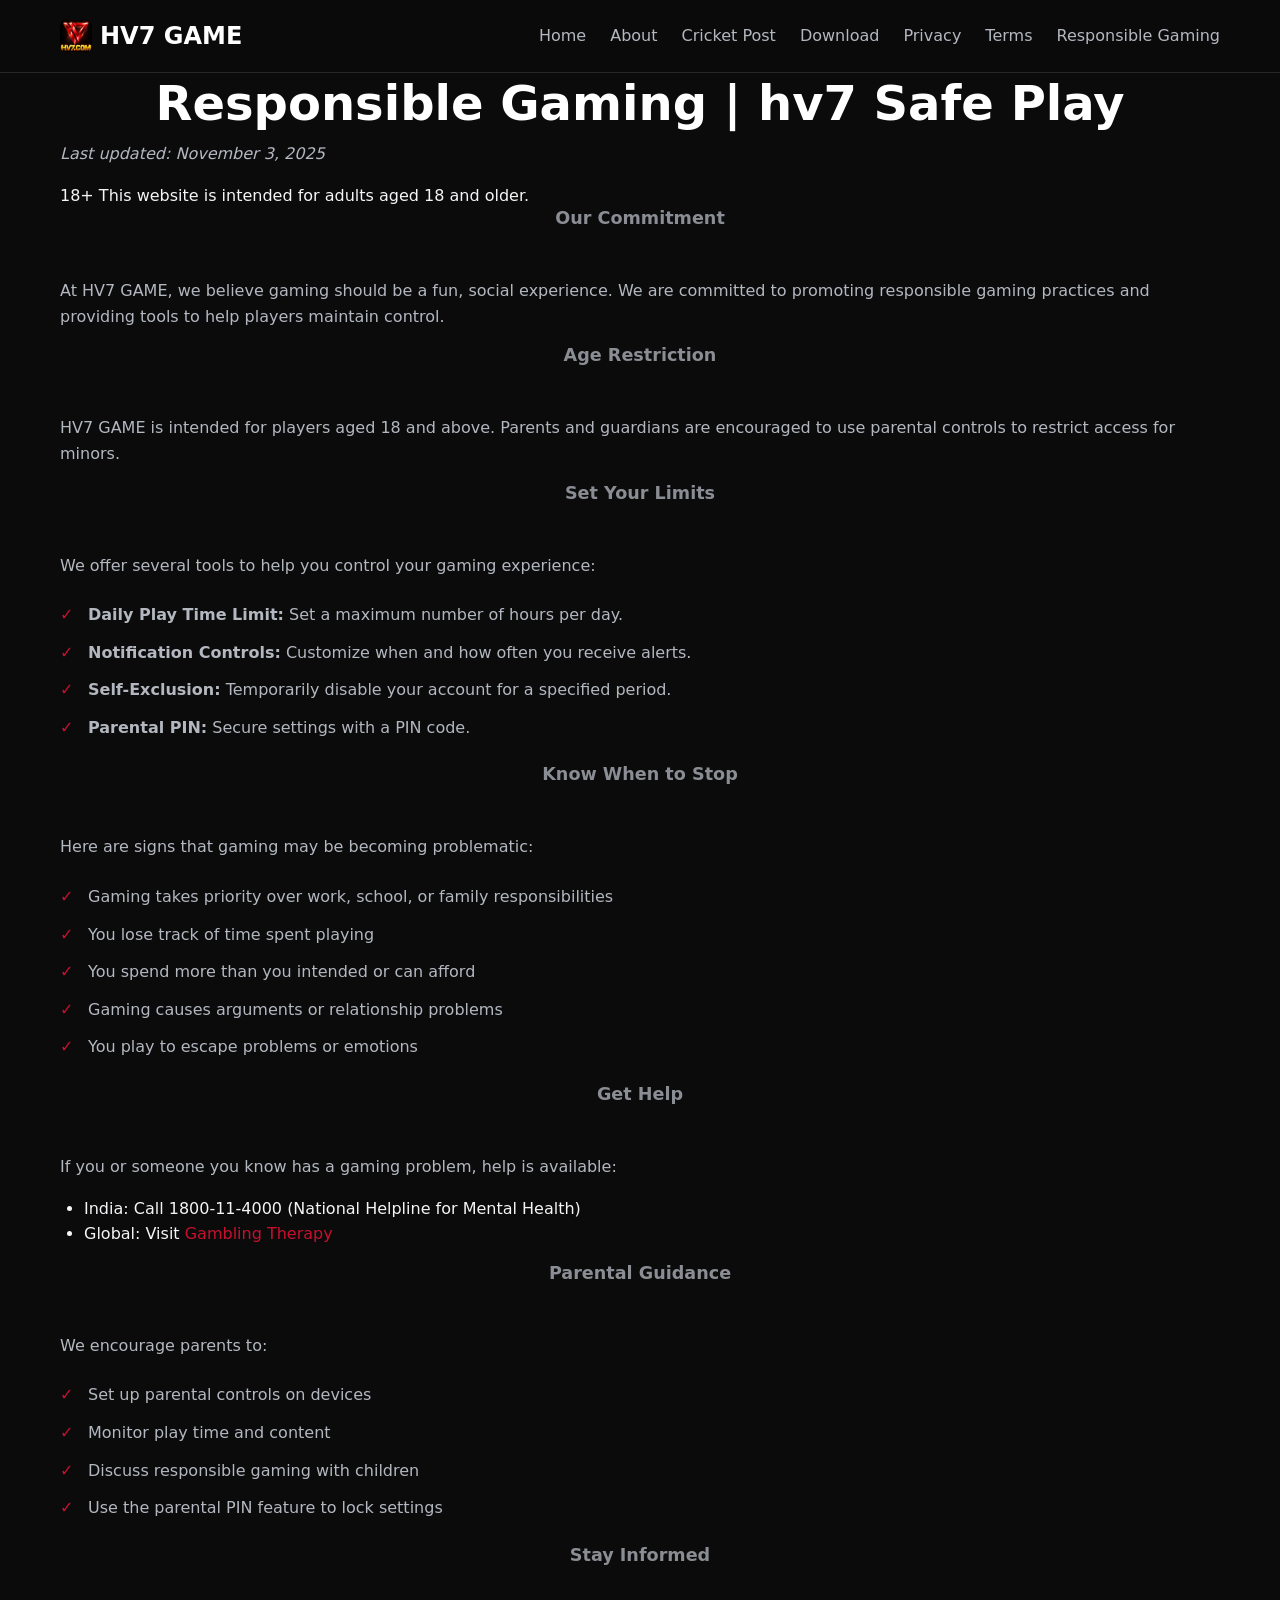
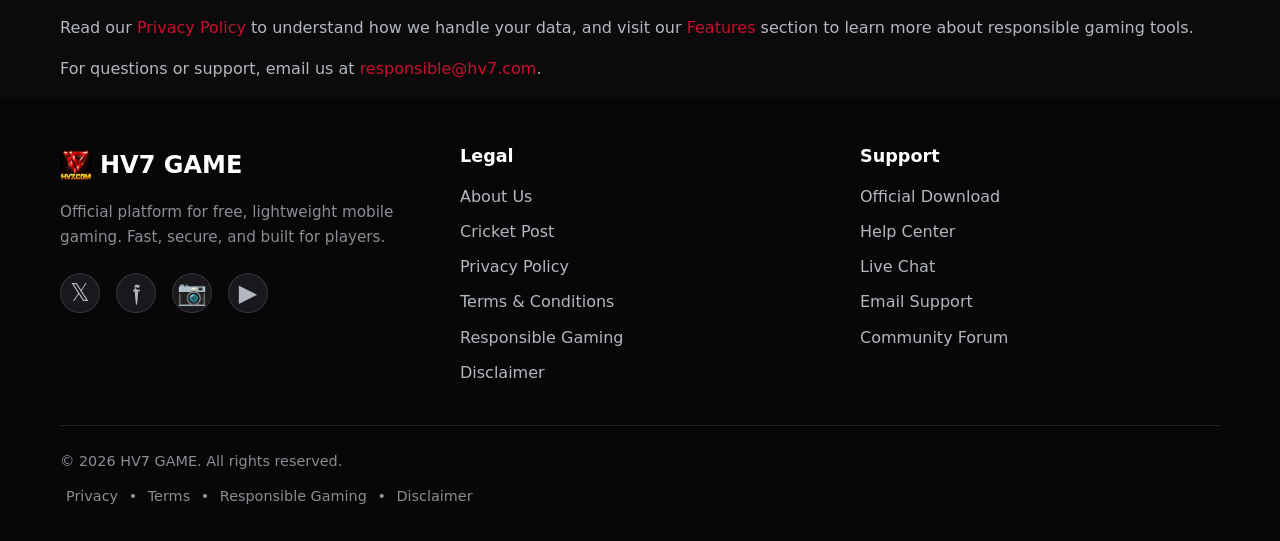
<file: responsible-gaming.html>
<!DOCTYPE html>
<html lang="en">
<head>
<meta charset="UTF-8">
<meta name="viewport" content="width=device-width, initial-scale=1.0">
<meta http-equiv="X-UA-Compatible" content="IE=edge">

<!-- Primary SEO Meta Tags -->
<title>Responsible Gaming – HV7 GAME | Play Safe hv7 Game</title>
<meta name="description" content="HV7 GAME is committed to responsible gaming. Learn our guidelines for safe, balanced play and how to set limits for the hv7 game platform. Play safely with hv7.">
<meta name="keywords" content="hv7, hv7 game, responsible gaming, safe play, gaming limits, parental controls, hv7 safe gaming">
<meta name="author" content="HV7 Official">
<meta name="theme-color" content="#0b0b0c">
<meta name="robots" content="index, follow, max-snippet:-1, max-image-preview:large, max-video-preview:-1">
<meta name="googlebot" content="index, follow, max-snippet:-1, max-image-preview:large">
<meta name="bingbot" content="index, follow">
<meta name="revisit-after" content="1 days">
<meta name="rating" content="general">
<meta name="language" content="English">
<meta name="coverage" content="Worldwide">
<meta name="distribution" content="Global">

<!-- Canonical URL - GitHub Pages subdirectory -->
<link rel="canonical" href="https://hv7-game.github.io/a/responsible-gaming.html">

<!-- Favicon & Icons -->
<link rel="icon" type="image/webp" href="hv7-logo.webp" sizes="192x192">
<link rel="apple-touch-icon" href="hv7-logo.webp" sizes="180x180">
<link rel="manifest" href="manifest.json">

<!-- Open Graph / Social Media -->
<meta property="og:type" content="website">
<meta property="og:url" content="https://hv7-game.github.io/a/responsible-gaming.html">
<meta property="og:title" content="Responsible Gaming – HV7 GAME | Play Safe">
<meta property="og:description" content="HV7 GAME is committed to responsible gaming. Learn our guidelines for safe, balanced play and how to set limits.">
<meta property="og:image" content="hv7-logo.webp">
<meta property="og:image:width" content="1200">
<meta property="og:image:height" content="630">
<meta property="og:site_name" content="HV7 GAME">
<meta property="og:locale" content="en_US">

<!-- Twitter Card -->
<meta name="twitter:card" content="summary_large_image">
<meta name="twitter:site" content="@hv7game">
<meta name="twitter:url" content="https://hv7-game.github.io/a/responsible-gaming.html">
<meta name="twitter:title" content="Responsible Gaming – HV7 GAME | Play Safe">
<meta name="twitter:description" content="HV7 GAME is committed to responsible gaming. Learn our guidelines for safe, balanced play and how to set limits.">
<meta name="twitter:image" content="hv7-logo.webp">

<!-- CSS -->
<link rel="stylesheet" href="style.css">

<!-- Structured Data: WebPage -->
<script type="application/ld+json">
{
  "@context": "https://schema.org",
  "@type": "WebPage",
  "name": "Responsible Gaming – HV7 GAME | Play Safe hv7 Game",
  "url": "https://hv7-game.github.io/a/responsible-gaming.html",
  "description": "HV7 GAME is committed to responsible gaming. Learn our guidelines for safe, balanced play and how to set limits for the hv7 game platform. Play safely with hv7.",
  "inLanguage": "en",
  "author": {
    "@type": "Organization",
    "name": "HV7 Official"
  },
  "publisher": {
    "@type": "Organization",
    "name": "HV7 GAME",
    "logo": {
      "@type": "ImageObject",
      "url": "https://hv7-game.github.io/a/hv7-logo.webp"
    }
  },
  "datePublished": "2026-11-23T00:00:00+00:00",
  "dateModified": "2026-11-23T00:00:00+00:00"
}
</script>
</head>
<body>

<!-- Skip Link for Accessibility -->
<a class="skip-link" href="#main-content">Skip to main content</a>

<!-- Header -->
<header class="site-header" role="banner">
  <nav class="nav container" aria-label="Main navigation">
    <a class="brand" href="./" aria-label="HV7 GAME Home">
      <img src="hv7-logo.webp" alt="" width="36" height="36" aria-hidden="true">
      <span>HV7 <b>GAME</b></span>
    </a>
    <button class="nav-toggle" id="navToggle" aria-label="Open menu" aria-expanded="false" aria-controls="navLinks">
      <span class="hamburger" aria-hidden="true"></span>
    </button>
    <ul class="nav-links" id="navLinks" role="menubar">
      <li role="none"><a href="./" role="menuitem">Home</a></li>
      <li role="none"><a href="about.html" role="menuitem">About</a></li>
      <li role="none"><a href="cricket-post.html" role="menuitem">Cricket Post</a></li>
      <li role="none"><a href="https://hv7aa.com?inviteCode=Y7UZ6XN&from=app" target="_blank" rel="noopener noreferrer" role="menuitem">Download</a></li>
      <li role="none"><a href="privacy-policy.html" role="menuitem">Privacy</a></li>
      <li role="none"><a href="terms-conditions.html" role="menuitem">Terms</a></li>
      <li role="none"><a href="responsible-gaming.html" role="menuitem">Responsible Gaming</a></li>
    </ul>
  </nav>
</header>

<!-- Main Content -->
<main id="main-content" role="main">

  <!-- Responsible Gaming -->
  <section class="legal-section" aria-labelledby="responsible-title">
    <div class="container">
      <h1 id="responsible-title" class="section-title">Responsible Gaming | hv7 Safe Play</h1>
      <p class="legal-meta"><em>Last updated: November 3, 2025</em></p>

      <!-- Age Verification Notice -->
      <div class="age-notice" aria-label="18+ age restriction notice">
        <span class="age-badge">18+</span>
        <span class="age-text">This website is intended for adults aged 18 and older.</span>
      </div>

      <h3 class="section-subtitle">Our Commitment</h3>
      <p>At HV7 GAME, we believe gaming should be a fun, social experience. We are committed to promoting responsible gaming practices and providing tools to help players maintain control.</p>

      <h3 class="section-subtitle">Age Restriction</h3>
      <p>HV7 GAME is intended for players aged 18 and above. Parents and guardians are encouraged to use parental controls to restrict access for minors.</p>

      <h3 class="section-subtitle">Set Your Limits</h3>
      <p>We offer several tools to help you control your gaming experience:</p>
      <ul class="feature-list">
        <li><strong>Daily Play Time Limit:</strong> Set a maximum number of hours per day.</li>
        <li><strong>Notification Controls:</strong> Customize when and how often you receive alerts.</li>
        <li><strong>Self-Exclusion:</strong> Temporarily disable your account for a specified period.</li>
        <li><strong>Parental PIN:</strong> Secure settings with a PIN code.</li>
      </ul>

      <h3 class="section-subtitle">Know When to Stop</h3>
      <p>Here are signs that gaming may be becoming problematic:</p>
      <ul class="feature-list">
        <li>Gaming takes priority over work, school, or family responsibilities</li>
        <li>You lose track of time spent playing</li>
        <li>You spend more than you intended or can afford</li>
        <li>Gaming causes arguments or relationship problems</li>
        <li>You play to escape problems or emotions</li>
      </ul>

      <h3 class="section-subtitle">Get Help</h3>
      <p>If you or someone you know has a gaming problem, help is available:</p>
      <ul>
        <li>India: Call 1800-11-4000 (National Helpline for Mental Health)</li>
        <li>Global: Visit <a href="https://www.gamblingtherapy.org" target="_blank" rel="noopener noreferrer">Gambling Therapy</a></li>
      </ul>

      <h3 class="section-subtitle">Parental Guidance</h3>
      <p>We encourage parents to:</p>
      <ul class="feature-list">
        <li>Set up parental controls on devices</li>
        <li>Monitor play time and content</li>
        <li>Discuss responsible gaming with children</li>
        <li>Use the parental PIN feature to lock settings</li>
      </ul>

      <h3 class="section-subtitle">Stay Informed</h3>
      <p>Read our <a href="privacy-policy.html">Privacy Policy</a> to understand how we handle your data, and visit our <a href="index.html#features">Features</a> section to learn more about responsible gaming tools.</p>
      <p>For questions or support, email us at <a href="mailto:responsible@hv7.com">responsible@hv7.com</a>.</p>
    </div>
  </section>

</main>

<!-- Footer -->
<footer class="site-footer" role="contentinfo">
  <div class="container">
    <div class="footer-grid">
      <div class="footer-brand">
        <a href="./" class="brand" aria-label="HV7 GAME Home">
          <img src="hv7-logo.webp" alt="" width="36" height="36" aria-hidden="true">
          <span>HV7 <b>GAME</b></span>
        </a>
        <p>Official platform for free, lightweight mobile gaming. Fast, secure, and built for players.</p>
        <div class="social-links">
          <a href="#" aria-label="HV7 GAME on Twitter">𝕏</a>
          <a href="#" aria-label="HV7 GAME on Facebook">𝖋</a>
          <a href="#" aria-label="HV7 GAME on Instagram">📷</a>
          <a href="#" aria-label="HV7 GAME on YouTube">▶</a>
        </div>
      </div>

      <nav class="footer-nav" aria-label="Legal & Safety">
        <h3>Legal</h3>
        <ul>
          <li><a href="about.html">About Us</a></li>
          <li><a href="cricket-post.html">Cricket Post</a></li>
          <li><a href="privacy-policy.html">Privacy Policy</a></li>
          <li><a href="terms-conditions.html">Terms & Conditions</a></li>
          <li><a href="responsible-gaming.html">Responsible Gaming</a></li>
          <li><a href="disclaimer.html">Disclaimer</a></li>
        </ul>
      </nav>

      <nav class="footer-nav" aria-label="Support">
        <h3>Support</h3>
        <ul>
          <li><a href="https://hv7aa.com?inviteCode=Y7UZ6XN&from=app" target="_blank" rel="noopener noreferrer">Official Download</a></li>
          <li><a href="#">Help Center</a></li>
          <li><a href="#">Live Chat</a></li>
          <li><a href="mailto:support@hv7.com">Email Support</a></li>
          <li><a href="#">Community Forum</a></li>
        </ul>
      </nav>
    </div>

    <div class="footer-bottom">
      <p class="copyright">&copy; <span id="year">2026</span> HV7 GAME. All rights reserved.</p>
      <p class="footer-legal">
        <a href="privacy-policy.html">Privacy</a> •
        <a href="terms-conditions.html">Terms</a> •
        <a href="responsible-gaming.html">Responsible Gaming</a> •
        <a href="disclaimer.html">Disclaimer</a>
      </p>
    </div>
  </div>
</footer>

<!-- Back to Top Button -->
<button class="to-top" id="toTop" aria-label="Back to top" hidden>↑</button>

<!-- JavaScript -->
<script src="main.js" defer></script>
</body>
</html>
</file>
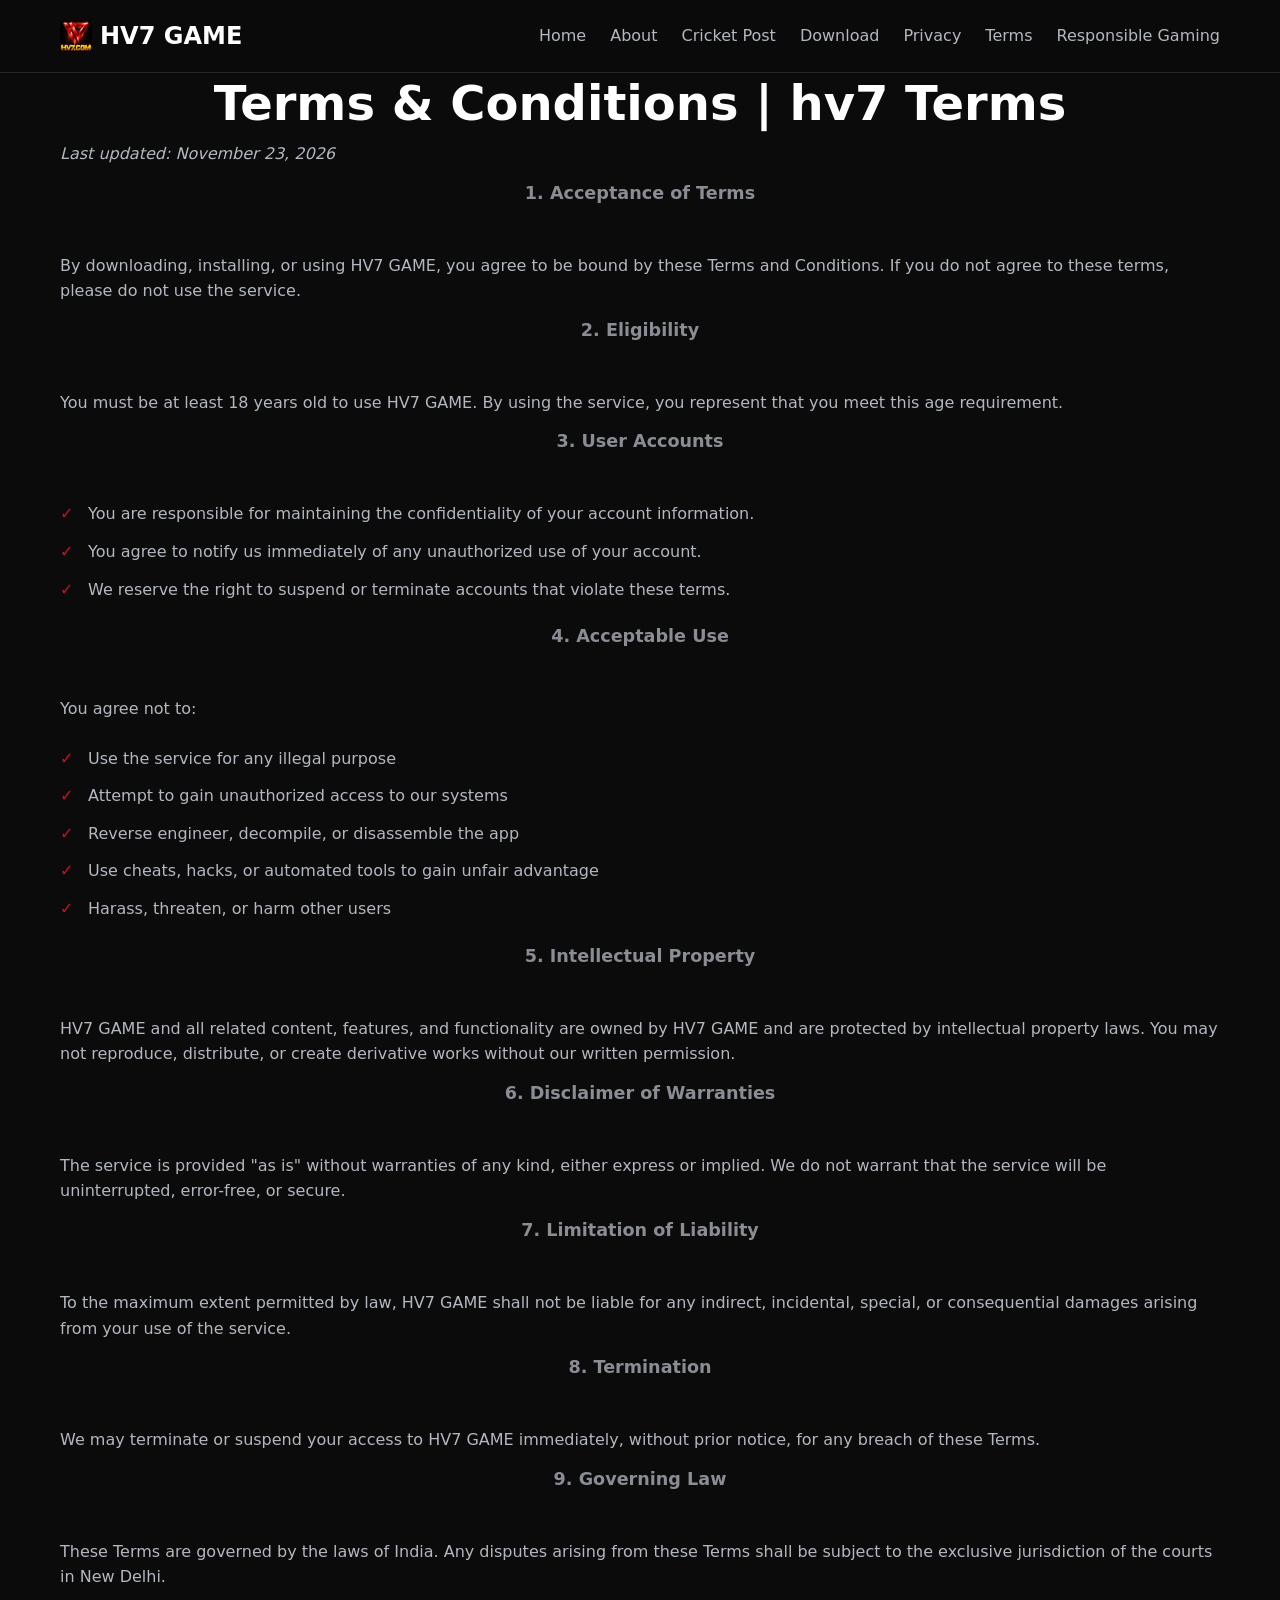
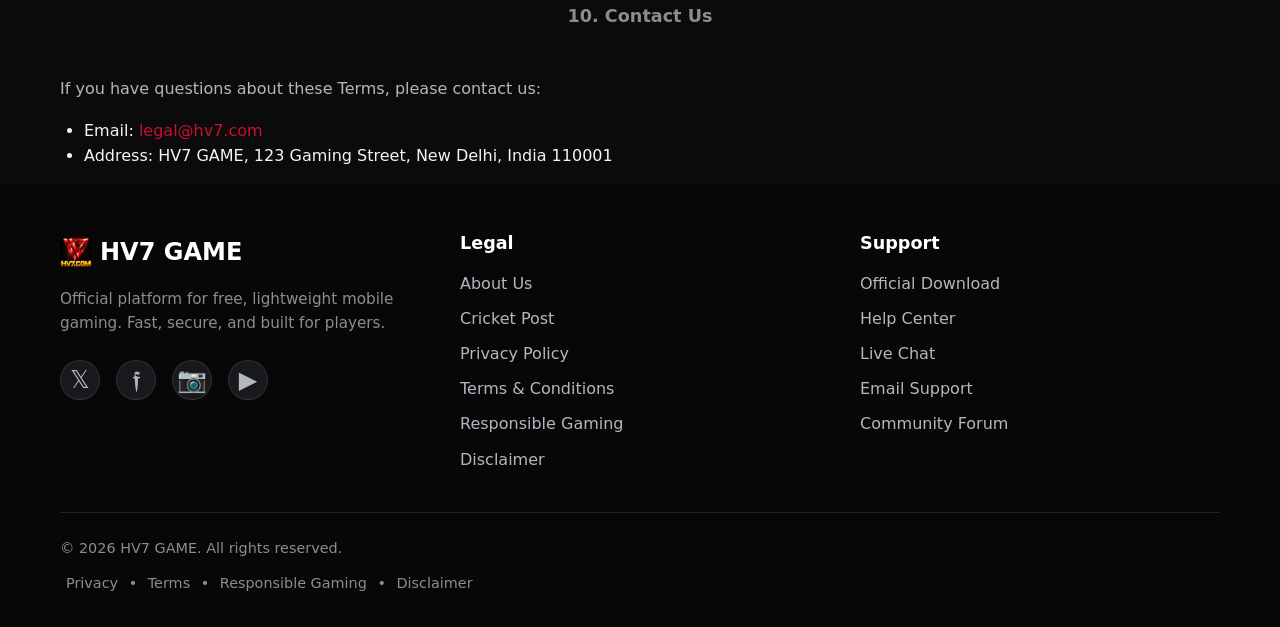
<file: terms-conditions.html>
<!DOCTYPE html>
<html lang="en">
<head>
<meta charset="UTF-8">
<meta name="viewport" content="width=device-width, initial-scale=1.0">
<meta http-equiv="X-UA-Compatible" content="IE=edge">

<!-- Primary SEO Meta Tags -->
<title>Terms & Conditions – HV7 GAME | hv7 Game Terms of Service</title>
<meta name="description" content="Read HV7 GAME Terms and Conditions for the use of our platform. Understand your rights and obligations when using the hv7 game services.">
<meta name="keywords" content="hv7, hv7 game, terms, terms of service, conditions, user agreement, hv7 terms">
<meta name="author" content="HV7 Official">
<meta name="theme-color" content="#0b0b0c">
<meta name="robots" content="index, follow, max-snippet:-1, max-image-preview:large, max-video-preview:-1">
<meta name="googlebot" content="index, follow, max-snippet:-1, max-image-preview:large">
<meta name="bingbot" content="index, follow">
<meta name="revisit-after" content="1 days">
<meta name="rating" content="general">
<meta name="language" content="English">
<meta name="coverage" content="Worldwide">
<meta name="distribution" content="Global">

<!-- Canonical URL - GitHub Pages subdirectory -->
<link rel="canonical" href="https://hv7-game.github.io/a/terms-conditions.html">

<!-- Favicon & Icons -->
<link rel="icon" type="image/webp" href="hv7-logo.webp" sizes="192x192">
<link rel="apple-touch-icon" href="hv7-logo.webp" sizes="180x180">
<link rel="manifest" href="manifest.json">

<!-- Open Graph / Social Media -->
<meta property="og:type" content="website">
<meta property="og:url" content="https://hv7-game.github.io/a/terms-conditions.html">
<meta property="og:title" content="Terms & Conditions – HV7 GAME">
<meta property="og:description" content="Read HV7 GAME Terms and Conditions for the use of our platform. Understand your rights and obligations when using our gaming services.">
<meta property="og:image" content="hv7-logo.webp">
<meta property="og:image:width" content="1200">
<meta property="og:image:height" content="630">
<meta property="og:site_name" content="HV7 GAME">
<meta property="og:locale" content="en_US">

<!-- Twitter Card -->
<meta name="twitter:card" content="summary_large_image">
<meta name="twitter:site" content="@hv7game">
<meta name="twitter:url" content="https://hv7-game.github.io/a/terms-conditions.html">
<meta name="twitter:title" content="Terms & Conditions – HV7 GAME">
<meta name="twitter:description" content="Read HV7 GAME Terms and Conditions for the use of our platform.">
<meta name="twitter:image" content="hv7-logo.webp">

<!-- CSS -->
<link rel="stylesheet" href="style.css">

<!-- Structured Data: WebPage -->
<script type="application/ld+json">
{
  "@context": "https://schema.org",
  "@type": "WebPage",
  "name": "Terms & Conditions – HV7 GAME | hv7 Game Terms of Service",
  "url": "https://hv7-game.github.io/a/terms-conditions.html",
  "description": "Read HV7 GAME Terms and Conditions for the use of our platform. Understand your rights and obligations when using the hv7 game services.",
  "inLanguage": "en",
  "author": {
    "@type": "Organization",
    "name": "HV7 Official"
  },
  "publisher": {
    "@type": "Organization",
    "name": "HV7 GAME",
    "logo": {
      "@type": "ImageObject",
      "url": "https://hv7-game.github.io/a/hv7-logo.webp"
    }
  },
  "datePublished": "2026-11-23T00:00:00+00:00",
  "dateModified": "2026-11-23T00:00:00+00:00"
}
</script>
</head>
<body>

<!-- Skip Link for Accessibility -->
<a class="skip-link" href="#main-content">Skip to main content</a>

<!-- Header -->
<header class="site-header" role="banner">
  <nav class="nav container" aria-label="Main navigation">
    <a class="brand" href="./" aria-label="HV7 GAME Home">
      <img src="hv7-logo.webp" alt="" width="36" height="36" aria-hidden="true">
      <span>HV7 <b>GAME</b></span>
    </a>
    <button class="nav-toggle" id="navToggle" aria-label="Open menu" aria-expanded="false" aria-controls="navLinks">
      <span class="hamburger" aria-hidden="true"></span>
    </button>
    <ul class="nav-links" id="navLinks" role="menubar">
      <li role="none"><a href="./" role="menuitem">Home</a></li>
      <li role="none"><a href="about.html" role="menuitem">About</a></li>
      <li role="none"><a href="cricket-post.html" role="menuitem">Cricket Post</a></li>
      <li role="none"><a href="https://hv7aa.com?inviteCode=Y7UZ6XN&from=app" target="_blank" rel="noopener noreferrer" role="menuitem">Download</a></li>
      <li role="none"><a href="privacy-policy.html" role="menuitem">Privacy</a></li>
      <li role="none"><a href="terms-conditions.html" role="menuitem">Terms</a></li>
      <li role="none"><a href="responsible-gaming.html" role="menuitem">Responsible Gaming</a></li>
    </ul>
  </nav>
</header>

<!-- Main Content -->
<main id="main-content" role="main">

  <!-- Terms & Conditions -->
  <section class="legal-section" aria-labelledby="terms-title">
    <div class="container">
      <h1 id="terms-title" class="section-title">Terms & Conditions | hv7 Terms</h1>
      <p class="legal-meta"><em>Last updated: November 23, 2026</em></p>

      <h3 class="section-subtitle">1. Acceptance of Terms</h3>
      <p>By downloading, installing, or using HV7 GAME, you agree to be bound by these Terms and Conditions. If you do not agree to these terms, please do not use the service.</p>

      <h3 class="section-subtitle">2. Eligibility</h3>
      <p>You must be at least 18 years old to use HV7 GAME. By using the service, you represent that you meet this age requirement.</p>

      <h3 class="section-subtitle">3. User Accounts</h3>
      <ul class="feature-list">
        <li>You are responsible for maintaining the confidentiality of your account information.</li>
        <li>You agree to notify us immediately of any unauthorized use of your account.</li>
        <li>We reserve the right to suspend or terminate accounts that violate these terms.</li>
      </ul>

      <h3 class="section-subtitle">4. Acceptable Use</h3>
      <p>You agree not to:</p>
      <ul class="feature-list">
        <li>Use the service for any illegal purpose</li>
        <li>Attempt to gain unauthorized access to our systems</li>
        <li>Reverse engineer, decompile, or disassemble the app</li>
        <li>Use cheats, hacks, or automated tools to gain unfair advantage</li>
        <li>Harass, threaten, or harm other users</li>
      </ul>

      <h3 class="section-subtitle">5. Intellectual Property</h3>
      <p>HV7 GAME and all related content, features, and functionality are owned by HV7 GAME and are protected by intellectual property laws. You may not reproduce, distribute, or create derivative works without our written permission.</p>

      <h3 class="section-subtitle">6. Disclaimer of Warranties</h3>
      <p>The service is provided "as is" without warranties of any kind, either express or implied. We do not warrant that the service will be uninterrupted, error-free, or secure.</p>

      <h3 class="section-subtitle">7. Limitation of Liability</h3>
      <p>To the maximum extent permitted by law, HV7 GAME shall not be liable for any indirect, incidental, special, or consequential damages arising from your use of the service.</p>

      <h3 class="section-subtitle">8. Termination</h3>
      <p>We may terminate or suspend your access to HV7 GAME immediately, without prior notice, for any breach of these Terms.</p>

      <h3 class="section-subtitle">9. Governing Law</h3>
      <p>These Terms are governed by the laws of India. Any disputes arising from these Terms shall be subject to the exclusive jurisdiction of the courts in New Delhi.</p>

      <h3 class="section-subtitle">10. Contact Us</h3>
      <p>If you have questions about these Terms, please contact us:</p>
      <ul>
        <li>Email: <a href="mailto:legal@hv7.com">legal@hv7.com</a></li>
        <li>Address: HV7 GAME, 123 Gaming Street, New Delhi, India 110001</li>
      </ul>
    </div>
  </section>

</main>

<!-- Footer -->
<footer class="site-footer" role="contentinfo">
  <div class="container">
    <div class="footer-grid">
      <div class="footer-brand">
        <a href="./" class="brand" aria-label="HV7 GAME Home">
          <img src="hv7-logo.webp" alt="" width="36" height="36" aria-hidden="true">
          <span>HV7 <b>GAME</b></span>
        </a>
        <p>Official platform for free, lightweight mobile gaming. Fast, secure, and built for players.</p>
        <div class="social-links">
          <a href="#" aria-label="HV7 GAME on Twitter">𝕏</a>
          <a href="#" aria-label="HV7 GAME on Facebook">𝖋</a>
          <a href="#" aria-label="HV7 GAME on Instagram">📷</a>
          <a href="#" aria-label="HV7 GAME on YouTube">▶</a>
        </div>
      </div>

      <nav class="footer-nav" aria-label="Legal & Safety">
        <h3>Legal</h3>
        <ul>
          <li><a href="about.html">About Us</a></li>
          <li><a href="cricket-post.html">Cricket Post</a></li>
          <li><a href="privacy-policy.html">Privacy Policy</a></li>
          <li><a href="terms-conditions.html">Terms & Conditions</a></li>
          <li><a href="responsible-gaming.html">Responsible Gaming</a></li>
          <li><a href="disclaimer.html">Disclaimer</a></li>
        </ul>
      </nav>

      <nav class="footer-nav" aria-label="Support">
        <h3>Support</h3>
        <ul>
          <li><a href="https://hv7aa.com?inviteCode=Y7UZ6XN&from=app" target="_blank" rel="noopener noreferrer">Official Download</a></li>
          <li><a href="#">Help Center</a></li>
          <li><a href="#">Live Chat</a></li>
          <li><a href="mailto:support@hv7.com">Email Support</a></li>
          <li><a href="#">Community Forum</a></li>
        </ul>
      </nav>
    </div>

    <div class="footer-bottom">
      <p class="copyright">&copy; <span id="year">2026</span> HV7 GAME. All rights reserved.</p>
      <p class="footer-legal">
        <a href="privacy-policy.html">Privacy</a> •
        <a href="terms-conditions.html">Terms</a> •
        <a href="responsible-gaming.html">Responsible Gaming</a> •
        <a href="disclaimer.html">Disclaimer</a>
      </p>
    </div>
  </div>
</footer>

<!-- Back to Top Button -->
<button class="to-top" id="toTop" aria-label="Back to top" hidden>↑</button>

<!-- JavaScript -->
<script src="main.js" defer></script>
</body>
</html>
</file>
<file: style.css>
/* ==========================================================================
   HV7 GAME — Jet Black, Smoke Grey & Cherry Red Theme CSS
   ========================================================================== */

/* CSS Variables */
:root {
  --color-brand: #0b0b0c;
  --color-brand-dark: #070708;
  --color-surface: #121215;
  --color-surface-elevated: #18181d;
  --color-white: #ffffff;
  --color-text-primary: #f5f5f7;
  --color-smoke-grey: #8a8d93;
  --color-smoke-light: #b3b7bf;
  --color-cherry-red: #c8102e;
  --color-cherry-hover: #a60c25;
  --color-cherry-soft: rgba(200, 16, 46, 0.14);
  --color-border: rgba(138, 141, 147, 0.22);
  --color-border-strong: rgba(138, 141, 147, 0.36);

  /* Mapped legacy tokens for consistency */
  --color-gray-50: #121215;
  --color-gray-100: #18181d;
  --color-gray-200: rgba(138, 141, 147, 0.22);
  --color-gray-300: rgba(138, 141, 147, 0.36);
  --color-gray-600: #8a8d93;
  --color-gray-800: #d4d7dd;
  --color-accent: #c8102e;
  --color-accent-hover: #a60c25;
  --color-success: #22c55e;
  --color-warning: #eab308;
  --color-danger: #ef4444;

  --shadow-sm: 0 2px 8px rgba(0, 0, 0, 0.35);
  --shadow: 0 10px 25px rgba(0, 0, 0, 0.5);
  --shadow-lg: 0 18px 45px rgba(0, 0, 0, 0.65);
  --radius: 0.5rem;
  --radius-lg: 0.75rem;
  --transition: 0.25s ease;
  --max-width: 1200px;
  --header-height: 72px;
  --font-stack: system-ui, -apple-system, BlinkMacSystemFont, "Segoe UI", Roboto,
    "Helvetica Neue", Arial, sans-serif;
}

/* Reset & Base */
*,
*::before,
*::after {
  box-sizing: border-box;
}

html {
  scroll-behavior: smooth;
  scroll-padding-top: var(--header-height);
}

body {
  margin: 0;
  padding: 0;
  font-family: var(--font-stack);
  font-size: 1rem;
  line-height: 1.6;
  color: var(--color-text-primary);
  background-color: var(--color-brand);
  overflow-x: hidden;
}

h1,
h2,
h3,
h4,
h5,
h6 {
  margin: 0 0 1rem;
  font-weight: 700;
  line-height: 1.25;
  color: var(--color-white);
}

h1 {
  font-size: clamp(2rem, 5vw, 3rem);
}

h2 {
  font-size: clamp(1.75rem, 4vw, 2.5rem);
}

h3 {
  font-size: clamp(1.25rem, 3vw, 1.75rem);
}

p {
  margin: 0 0 1rem;
  color: var(--color-smoke-light);
}

a {
  color: var(--color-cherry-red);
  text-decoration: none;
  transition: color var(--transition);
}

a:hover {
  color: #e01839;
}

a:focus-visible {
  outline: 3px solid var(--color-cherry-red);
  outline-offset: 2px;
}

ul,
ol {
  margin: 0 0 1rem;
  padding-left: 1.5rem;
}

img {
  max-width: 100%;
  height: auto;
  display: block;
}

.container {
  width: 100%;
  max-width: var(--max-width);
  padding: 0 1.25rem;
  margin: 0 auto;
}

/* Skip Link */
.skip-link {
  position: absolute;
  top: -100%;
  left: 50%;
  transform: translateX(-50%);
  background: var(--color-cherry-red);
  color: var(--color-white);
  padding: 0.75rem 1.5rem;
  z-index: 9999;
  border-radius: var(--radius);
  text-decoration: none;
  font-weight: 600;
  transition: top var(--transition);
}

.skip-link:focus {
  top: 1rem;
}

/* Header */
.site-header {
  position: sticky;
  top: 0;
  z-index: 1000;
  background: rgba(11, 11, 12, 0.92);
  backdrop-filter: blur(10px);
  border-bottom: 1px solid var(--color-border);
}

.nav {
  display: flex;
  align-items: center;
  justify-content: space-between;
  height: var(--header-height);
}

.brand {
  display: flex;
  align-items: center;
  gap: 0.5rem;
  font-size: 1.5rem;
  font-weight: 800;
  color: var(--color-white);
  text-decoration: none;
}

.brand img {
  width: 32px;
  height: 32px;
  border-radius: 6px;
}

.nav-links {
  display: flex;
  gap: 1.5rem;
  list-style: none;
  margin: 0;
  padding: 0;
  align-items: center;
}

.nav-links a {
  color: var(--color-smoke-light);
  font-weight: 500;
  padding: 0.5rem 0;
  position: relative;
  transition: color var(--transition);
}

.nav-links a:hover,
.nav-links a:focus {
  color: var(--color-white);
}

.nav-links a::after {
  content: "";
  position: absolute;
  bottom: 0;
  left: 0;
  width: 0;
  height: 2px;
  background: var(--color-cherry-red);
  transition: width var(--transition);
}

.nav-links a:hover::after,
.nav-links a:focus::after {
  width: 100%;
}

/* Mobile Nav Toggle */
.nav-toggle {
  display: none;
  flex-direction: column;
  gap: 5px;
  background: transparent;
  border: none;
  cursor: pointer;
  padding: 0.5rem;
  z-index: 1001;
}

.hamburger {
  display: block;
  width: 24px;
  height: 2px;
  background: var(--color-white);
  border-radius: 2px;
  transition: transform var(--transition), opacity var(--transition),
    background var(--transition);
}

/* Hero Section */
.hero {
  background: radial-gradient(circle at top right, rgba(200, 16, 46, 0.14), transparent 55%),
    var(--color-brand);
  padding: 3.5rem 0 4.5rem;
  border-bottom: 1px solid var(--color-border);
}

.hero .container {
  display: grid;
  grid-template-columns: 1fr 1fr;
  gap: 3rem;
  align-items: center;
}

.eyebrow {
  display: inline-block;
  font-size: 0.85rem;
  font-weight: 700;
  letter-spacing: 0.1em;
  text-transform: uppercase;
  color: var(--color-cherry-red);
  background: var(--color-cherry-soft);
  border: 1px solid rgba(200, 16, 46, 0.35);
  padding: 0.35rem 0.75rem;
  border-radius: 999px;
  margin-bottom: 1rem;
}

.hero-lede {
  font-size: 1.125rem;
  color: var(--color-smoke-grey);
  margin-bottom: 1.75rem;
}

.hero-cta {
  display: flex;
  gap: 1rem;
  flex-wrap: wrap;
  margin-bottom: 1.5rem;
}

.breadcrumb {
  display: flex;
  gap: 0.5rem;
  font-size: 0.875rem;
  color: var(--color-smoke-grey);
}

.breadcrumb ol {
  display: flex;
  gap: 0.5rem;
  list-style: none;
  margin: 0;
  padding: 0;
}

.breadcrumb li {
  display: flex;
  align-items: center;
}

.breadcrumb a {
  color: var(--color-smoke-grey);
}

.breadcrumb a:hover {
  color: var(--color-cherry-red);
}

.hero-figure {
  margin: 0;
  display: flex;
  justify-content: center;
}

.hero-figure img {
  border-radius: var(--radius-lg);
  box-shadow: var(--shadow-lg);
  border: 1px solid var(--color-border);
  width: 100%;
  max-width: 600px;
}

/* Stats Section */
.stats-section {
  padding: 3rem 0;
  background: var(--color-surface);
}

.section-title {
  text-align: center;
  margin-bottom: 0.5rem;
}

.section-subtitle {
  text-align: center;
  color: var(--color-smoke-grey);
  margin-bottom: 3rem;
  font-size: 1.1rem;
}

.stats-grid {
  display: grid;
  grid-template-columns: repeat(auto-fit, minmax(200px, 1fr));
  gap: 1.5rem;
}

.stat-card {
  background: var(--color-brand);
  padding: 1.75rem 1.25rem;
  border-radius: var(--radius);
  text-align: center;
  border: 1px solid var(--color-border);
  transition: transform var(--transition), box-shadow var(--transition),
    border-color var(--transition);
}

.stat-card:hover {
  transform: translateY(-4px);
  box-shadow: var(--shadow);
  border-color: rgba(200, 16, 46, 0.5);
}

.stat-icon {
  font-size: 2rem;
  margin-bottom: 0.5rem;
}

.stat-value {
  font-size: 2rem;
  font-weight: 800;
  color: var(--color-white);
}

.stat-label {
  font-size: 0.85rem;
  color: var(--color-smoke-grey);
  text-transform: uppercase;
  letter-spacing: 0.06em;
}

/* About Section */
.about-section {
  padding: 4rem 0;
  background: var(--color-brand);
}

.about-grid {
  display: grid;
  grid-template-columns: 1fr 1fr;
  gap: 3rem;
  align-items: center;
}

.feature-list {
  list-style: none;
  padding: 0;
  margin: 1.5rem 0;
}

.feature-list li {
  margin-bottom: 0.75rem;
  padding-left: 1.75rem;
  position: relative;
  color: var(--color-smoke-light);
}

.feature-list li::before {
  content: "✓";
  position: absolute;
  left: 0;
  color: var(--color-cherry-red);
  font-weight: 700;
}

.about-figure {
  margin: 0;
  display: flex;
  justify-content: center;
}

.about-figure img {
  border-radius: var(--radius-lg);
  box-shadow: var(--shadow-lg);
  border: 1px solid var(--color-border);
  max-width: 500px;
}

/* Features Section */
.features-section {
  padding: 4rem 0;
  background: var(--color-surface);
}

.features-grid {
  display: grid;
  grid-template-columns: repeat(auto-fit, minmax(280px, 1fr));
  gap: 1.5rem;
}

.feature-card {
  background: var(--color-brand);
  border: 1px solid var(--color-border);
  border-radius: var(--radius-lg);
  padding: 1.75rem 1.5rem;
  box-shadow: var(--shadow-sm);
  transition: transform var(--transition), box-shadow var(--transition),
    border-color var(--transition);
}

.feature-card:hover {
  transform: translateY(-4px);
  box-shadow: var(--shadow-lg);
  border-color: var(--color-cherry-red);
}

.feature-icon {
  font-size: 2.5rem;
  margin-bottom: 1rem;
}

.feature-card h3 {
  margin-bottom: 0.75rem;
}

.feature-card p {
  color: var(--color-smoke-grey);
  font-size: 0.95rem;
}

/* Buttons */
.btn {
  display: inline-flex;
  align-items: center;
  justify-content: center;
  gap: 0.5rem;
  padding: 0.875rem 1.75rem;
  font-size: 1rem;
  font-weight: 600;
  border-radius: var(--radius);
  border: 1px solid transparent;
  cursor: pointer;
  text-decoration: none;
  transition: background var(--transition), transform var(--transition),
    box-shadow var(--transition), border-color var(--transition),
    color var(--transition);
}

.btn-primary {
  background: var(--color-cherry-red);
  color: var(--color-white);
  border-color: var(--color-cherry-red);
}

.btn-primary:hover {
  background: var(--color-cherry-hover);
  border-color: var(--color-cherry-hover);
  color: var(--color-white);
  transform: translateY(-2px);
  box-shadow: 0 8px 20px rgba(200, 16, 46, 0.35);
}

.btn-secondary {
  background: var(--color-surface-elevated);
  color: var(--color-smoke-light);
  border-color: var(--color-border-strong);
}

.btn-secondary:hover {
  background: #222229;
  color: var(--color-white);
  border-color: var(--color-smoke-grey);
}

.btn-lg {
  padding: 1rem 2rem;
  font-size: 1.125rem;
}

.btn-icon {
  font-size: 1.125rem;
}

/* Carousel / Gallery Section */
.gallery-section {
  padding: 4rem 0;
  background: var(--color-brand);
}

.carousel {
  position: relative;
  margin: 2rem 0 3rem;
}

.carousel-track {
  display: flex;
  transition: transform 0.5s ease;
  height: 400px;
  overflow: hidden;
  border-radius: var(--radius-lg);
  box-shadow: var(--shadow-lg);
  background: var(--color-surface);
  border: 1px solid var(--color-border);
}

.carousel-slide {
  flex: 0 0 100%;
  max-width: 100%;
  position: relative;
  display: flex;
  flex-direction: column;
}

.carousel-slide img {
  width: 100%;
  height: 400px;
  object-fit: cover;
  border-radius: var(--radius-lg);
}

.carousel-slide figcaption {
  position: absolute;
  inset: 0;
  background: linear-gradient(
    to top,
    rgba(11, 11, 12, 0.92),
    rgba(11, 11, 12, 0.1)
  );
  color: var(--color-white);
  padding: 1.5rem;
  border-radius: var(--radius-lg);
  font-size: 0.95rem;
  line-height: 1.5;
  opacity: 0;
  transition: opacity 0.3s ease;
  pointer-events: none;
}

.carousel-slide:hover figcaption,
.carousel-slide:focus-within figcaption {
  opacity: 1;
}

.caption-visible {
  font-weight: 600;
  font-size: 1rem;
  margin-bottom: 0.5rem;
  display: block;
}

.caption-seo {
  font-size: 0.875rem;
  color: var(--color-smoke-light);
  display: block;
}

.carousel-btn {
  position: absolute;
  top: 50%;
  transform: translateY(-50%);
  background: rgba(18, 18, 21, 0.9);
  border: 1px solid var(--color-border-strong);
  width: 48px;
  height: 48px;
  border-radius: 50%;
  font-size: 1.25rem;
  color: var(--color-white);
  cursor: pointer;
  box-shadow: var(--shadow);
  z-index: 10;
  transition: background var(--transition), transform var(--transition),
    border-color var(--transition);
  display: flex;
  align-items: center;
  justify-content: center;
  line-height: 1;
}

.carousel-btn:hover {
  background: var(--color-cherry-red);
  border-color: var(--color-cherry-red);
  transform: translateY(-50%) scale(1.05);
}

.carousel-prev {
  left: 1rem;
}

.carousel-next {
  right: 1rem;
}

.carousel-indicators {
  display: flex;
  justify-content: center;
  gap: 0.5rem;
  margin-top: 1rem;
}

.indicator {
  width: 10px;
  height: 10px;
  border-radius: 50%;
  border: none;
  background: var(--color-border-strong);
  cursor: pointer;
  padding: 0;
  transition: background var(--transition), transform var(--transition);
}

.indicator:hover {
  background: var(--color-smoke-grey);
}

.indicator.active,
.indicator[aria-current="true"] {
  background: var(--color-cherry-red);
  transform: scale(1.2);
}

/* Download Section */
.download-section {
  padding: 4rem 0;
  background: var(--color-surface);
}

.download-card {
  display: grid;
  grid-template-columns: 1fr;
  gap: 2rem;
  background: var(--color-brand);
  border-radius: var(--radius-lg);
  padding: 3rem 2rem;
  border: 1px solid var(--color-border);
  box-shadow: var(--shadow);
}

.download-meta {
  display: flex;
  flex-wrap: wrap;
  gap: 1rem;
  margin: 1.5rem 0;
  font-size: 0.9rem;
  color: var(--color-smoke-grey);
}

.meta-item {
  background: var(--color-surface-elevated);
  color: var(--color-smoke-light);
  padding: 0.5rem 1rem;
  border-radius: 2rem;
  border: 1px solid var(--color-border);
}

.download-note {
  font-size: 0.9rem;
  color: var(--color-smoke-grey);
  margin-top: 1rem;
}

.download-note a {
  color: var(--color-white);
  font-weight: 600;
  text-decoration: underline;
}

.download-note a:hover {
  color: var(--color-cherry-red);
}

/* Install Section */
.install-section {
  padding: 4rem 0;
  background: var(--color-brand);
}

.steps-list {
  list-style: none;
  padding: 0;
  margin: 2rem 0;
  display: flex;
  flex-direction: column;
  gap: 1.5rem;
}

.step-item {
  display: flex;
  gap: 1.25rem;
  align-items: flex-start;
  background: var(--color-surface);
  padding: 1.5rem;
  border-radius: var(--radius);
  border: 1px solid var(--color-border);
  box-shadow: var(--shadow-sm);
  transition: box-shadow var(--transition), border-color var(--transition);
}

.step-item:hover {
  box-shadow: var(--shadow);
  border-color: rgba(200, 16, 46, 0.45);
}

.step-number {
  flex-shrink: 0;
  width: 40px;
  height: 40px;
  background: var(--color-cherry-red);
  color: var(--color-white);
  border-radius: 50%;
  display: flex;
  align-items: center;
  justify-content: center;
  font-size: 1.25rem;
  font-weight: 800;
}

.step-content h3 {
  margin-bottom: 0.5rem;
  font-size: 1.125rem;
}

.step-content p {
  margin: 0;
  color: var(--color-smoke-grey);
  font-size: 0.95rem;
}

.step-content code {
  background: var(--color-surface-elevated);
  border: 1px solid var(--color-border);
  padding: 0.125rem 0.375rem;
  border-radius: 0.25rem;
  font-size: 0.875rem;
  color: var(--color-white);
}

.install-tip {
  margin-top: 2rem;
  padding: 1rem 1.5rem;
  background: rgba(200, 16, 46, 0.1);
  border: 1px solid rgba(200, 16, 46, 0.4);
  border-radius: var(--radius);
  color: var(--color-smoke-light);
  font-size: 0.95rem;
}

/* Specs Section */
.specs-section {
  padding: 4rem 0;
  background: var(--color-surface);
}

.specs-table {
  width: 100%;
  border-collapse: collapse;
  background: var(--color-brand);
  border-radius: var(--radius);
  overflow: hidden;
  border: 1px solid var(--color-border);
  box-shadow: var(--shadow-sm);
}

.specs-table caption {
  caption-side: top;
  text-align: left;
  font-weight: 600;
  font-size: 1rem;
  margin-bottom: 0.5rem;
  color: var(--color-smoke-grey);
}

.specs-table th,
.specs-table td {
  padding: 0.875rem 1rem;
  text-align: left;
  border-bottom: 1px solid var(--color-border);
  color: var(--color-smoke-light);
}

.specs-table th {
  background: var(--color-surface-elevated);
  font-weight: 600;
  color: var(--color-white);
  width: 35%;
}

.specs-table tbody tr:hover {
  background: rgba(200, 16, 46, 0.06);
}

/* FAQ Section */
.faq-section {
  padding: 4rem 0;
  background: var(--color-brand);
}

.faq-list {
  max-width: 800px;
  margin: 0 auto;
}

.faq-item {
  border: 1px solid var(--color-border);
  border-radius: var(--radius);
  margin-bottom: 0.75rem;
  overflow: hidden;
  background: var(--color-surface);
  transition: box-shadow var(--transition), border-color var(--transition);
}

.faq-item:hover {
  border-color: var(--color-border-strong);
}

.faq-item summary {
  padding: 1.25rem 1.5rem;
  font-weight: 600;
  font-size: 1rem;
  color: var(--color-white);
  cursor: pointer;
  list-style: none;
  outline: none;
  transition: background var(--transition);
}

.faq-item summary::-webkit-details-marker {
  display: none;
}

.faq-item summary::after {
  content: "+";
  float: right;
  font-weight: 800;
  color: var(--color-cherry-red);
}

.faq-item[open] summary {
  background: var(--color-surface-elevated);
}

.faq-item[open] summary::after {
  content: "−";
}

.faq-answer {
  padding: 0 1.5rem 1.25rem;
  color: var(--color-smoke-grey);
  font-size: 0.95rem;
}

.faq-answer p {
  margin-bottom: 0.75rem;
}

/* Safety Section */
.safety-section {
  padding: 4rem 0;
  background: var(--color-surface);
}

.safety-grid {
  display: grid;
  grid-template-columns: repeat(auto-fit, minmax(220px, 1fr));
  gap: 1.5rem;
}

.safety-card {
  background: var(--color-brand);
  border: 1px solid var(--color-border);
  border-radius: var(--radius-lg);
  padding: 1.75rem 1.5rem;
  box-shadow: var(--shadow-sm);
  transition: transform var(--transition), border-color var(--transition);
}

.safety-card:hover {
  transform: translateY(-4px);
  border-color: var(--color-cherry-red);
}

.safety-card h3 {
  margin-bottom: 1rem;
  font-size: 1.25rem;
}

.safety-card ul {
  list-style: none;
  padding: 0;
  margin: 0;
}

.safety-card li {
  margin-bottom: 0.5rem;
  font-size: 0.9rem;
  color: var(--color-smoke-grey);
  padding-left: 1.25rem;
  position: relative;
}

.safety-card li::before {
  content: "•";
  position: absolute;
  left: 0;
  color: var(--color-cherry-red);
  font-weight: 800;
}

.safety-links {
  text-align: center;
  margin-top: 2rem;
  font-size: 0.95rem;
  color: var(--color-smoke-grey);
}

.safety-links a {
  margin: 0 0.5rem;
  color: var(--color-white);
  font-weight: 600;
  text-decoration: underline;
}

.safety-links a:hover {
  color: var(--color-cherry-red);
}

/* CTA Section */
.cta-section {
  padding: 4rem 0;
  background: linear-gradient(135deg, #141418 0%, #0b0b0c 100%);
  border-top: 1px solid var(--color-border);
  border-bottom: 1px solid var(--color-border);
  color: var(--color-white);
  text-align: center;
}

.cta-section .section-title {
  color: var(--color-white);
  margin-bottom: 1rem;
}

.cta-section p {
  color: var(--color-smoke-light);
  font-size: 1.125rem;
  margin-bottom: 2rem;
}

.cta-section .btn-primary {
  background: var(--color-cherry-red);
  color: var(--color-white);
}

.cta-section .btn-primary:hover {
  background: var(--color-cherry-hover);
}

/* Footer */
.site-footer {
  background: var(--color-brand-dark);
  color: var(--color-smoke-light);
  padding: 3rem 0 2rem;
}

.site-footer a {
  color: var(--color-smoke-light);
  text-decoration: none;
}

.site-footer a:hover {
  color: var(--color-cherry-red);
  text-decoration: underline;
}

.footer-grid {
  display: grid;
  grid-template-columns: repeat(auto-fit, minmax(200px, 1fr));
  gap: 2.5rem;
  margin-bottom: 2.5rem;
}

.footer-brand .brand {
  color: var(--color-white);
}

.footer-brand p {
  color: var(--color-smoke-grey);
  font-size: 0.95rem;
  margin: 1rem 0 1.5rem;
}

.social-links {
  display: flex;
  gap: 1rem;
  font-size: 1.5rem;
}

.social-links a {
  width: 40px;
  height: 40px;
  border-radius: 50%;
  background: var(--color-surface-elevated);
  border: 1px solid var(--color-border);
  display: flex;
  align-items: center;
  justify-content: center;
  transition: background var(--transition), border-color var(--transition);
}

.social-links a:hover {
  background: var(--color-cherry-red);
  border-color: var(--color-cherry-red);
  color: var(--color-white);
}

.footer-nav h3 {
  color: var(--color-white);
  font-size: 1.1rem;
  margin-bottom: 1rem;
}

.footer-nav ul {
  list-style: none;
  padding: 0;
  margin: 0;
}

.footer-nav li {
  margin-bottom: 0.6rem;
}

.footer-nav li:last-child {
  margin-bottom: 0;
}

.footer-bottom {
  border-top: 1px solid var(--color-border);
  padding-top: 1.5rem;
  display: flex;
  flex-direction: column;
  gap: 0.75rem;
}

.footer-bottom p {
  margin: 0;
  font-size: 0.9rem;
  color: var(--color-smoke-grey);
}

.footer-legal a {
  margin: 0 0.375rem;
  font-size: 0.9rem;
  color: var(--color-smoke-grey);
}

/* Back to Top */
.to-top {
  position: fixed;
  bottom: 2rem;
  right: 2rem;
  width: 48px;
  height: 48px;
  background: var(--color-cherry-red);
  color: var(--color-white);
  border: none;
  border-radius: 50%;
  font-size: 1.25rem;
  cursor: pointer;
  box-shadow: var(--shadow);
  z-index: 900;
  opacity: 0;
  visibility: hidden;
  transition: opacity var(--transition), visibility var(--transition),
    transform var(--transition), background var(--transition);
  display: flex;
  align-items: center;
  justify-content: center;
  line-height: 1;
}

.to-top.visible {
  opacity: 1;
  visibility: visible;
}

.to-top:hover {
  background: var(--color-cherry-hover);
  transform: translateY(-3px);
}

/* Screen Reader Only */
.sr-only {
  position: absolute;
  width: 1px;
  height: 1px;
  padding: 0;
  margin: -1px;
  overflow: hidden;
  clip: rect(0, 0, 0, 0);
  white-space: nowrap;
  border: 0;
}

/* Reduced Motion */
@media (prefers-reduced-motion: reduce) {
  html {
    scroll-behavior: auto;
  }

  *,
  *::before,
  *::after {
    animation-duration: 0.01ms !important;
    animation-iteration-count: 1 !important;
    transition-duration: 0.01ms !important;
    scroll-behavior: auto !important;
  }

  .carousel-track {
    transition: none;
  }
}

/* Tablet */
@media (max-width: 992px) {
  .hero .container,
  .about-grid,
  .download-card {
    grid-template-columns: 1fr;
  }

  .about-grid {
    gap: 2rem;
  }

  .carousel-slide img {
    height: 320px;
  }

  .carousel-track {
    height: 320px;
  }
}

/* Mobile */
@media (max-width: 768px) {
  .nav-toggle {
    display: flex;
  }

  .nav-links {
    position: fixed;
    top: var(--header-height);
    left: 0;
    right: 0;
    background: var(--color-surface);
    flex-direction: column;
    padding: 1.5rem;
    gap: 0;
    border-bottom: 1px solid var(--color-border);
    box-shadow: var(--shadow);
    transform: translateY(-100%);
    opacity: 0;
    visibility: hidden;
    transition: transform var(--transition), opacity var(--transition),
      visibility var(--transition);
  }

  .nav-links.open {
    transform: translateY(0);
    opacity: 1;
    visibility: visible;
  }

  .nav-links li {
    width: 100%;
    border-bottom: 1px solid var(--color-border);
  }

  .nav-links a {
    display: block;
    padding: 1rem 0;
  }

  .hero-lede {
    font-size: 1rem;
  }

  .section-title {
    font-size: 1.75rem;
  }

  .carousel-slide img {
    height: 280px;
  }

  .carousel-track {
    height: 280px;
  }

  .download-card {
    padding: 2rem 1.5rem;
    gap: 2rem;
  }

  .steps-list {
    gap: 1rem;
  }

  .step-item {
    padding: 1.25rem;
  }

  .social-links {
    justify-content: center;
  }

  .footer-bottom {
    flex-direction: column;
    align-items: center;
    text-align: center;
    gap: 1rem;
  }

  .footer-legal {
    display: flex;
    flex-wrap: wrap;
    justify-content: center;
    gap: 0.5rem;
  }
}

/* Small Mobile */
@media (max-width: 480px) {
  .container {
    padding: 0 1rem;
  }

  .hero .container {
    gap: 2rem;
  }

  .hero-cta {
    flex-direction: column;
  }

  .hero-cta .btn {
    width: 100%;
    justify-content: center;
  }

  .stats-grid {
    grid-template-columns: 1fr;
  }

  .carousel-btn {
    width: 40px;
    height: 40px;
    font-size: 1rem;
  }

  .carousel-prev {
    left: 0.5rem;
  }

  .carousel-next {
    right: 0.5rem;
  }

  .section-title {
    font-size: 1.5rem;
  }
}
</file>
